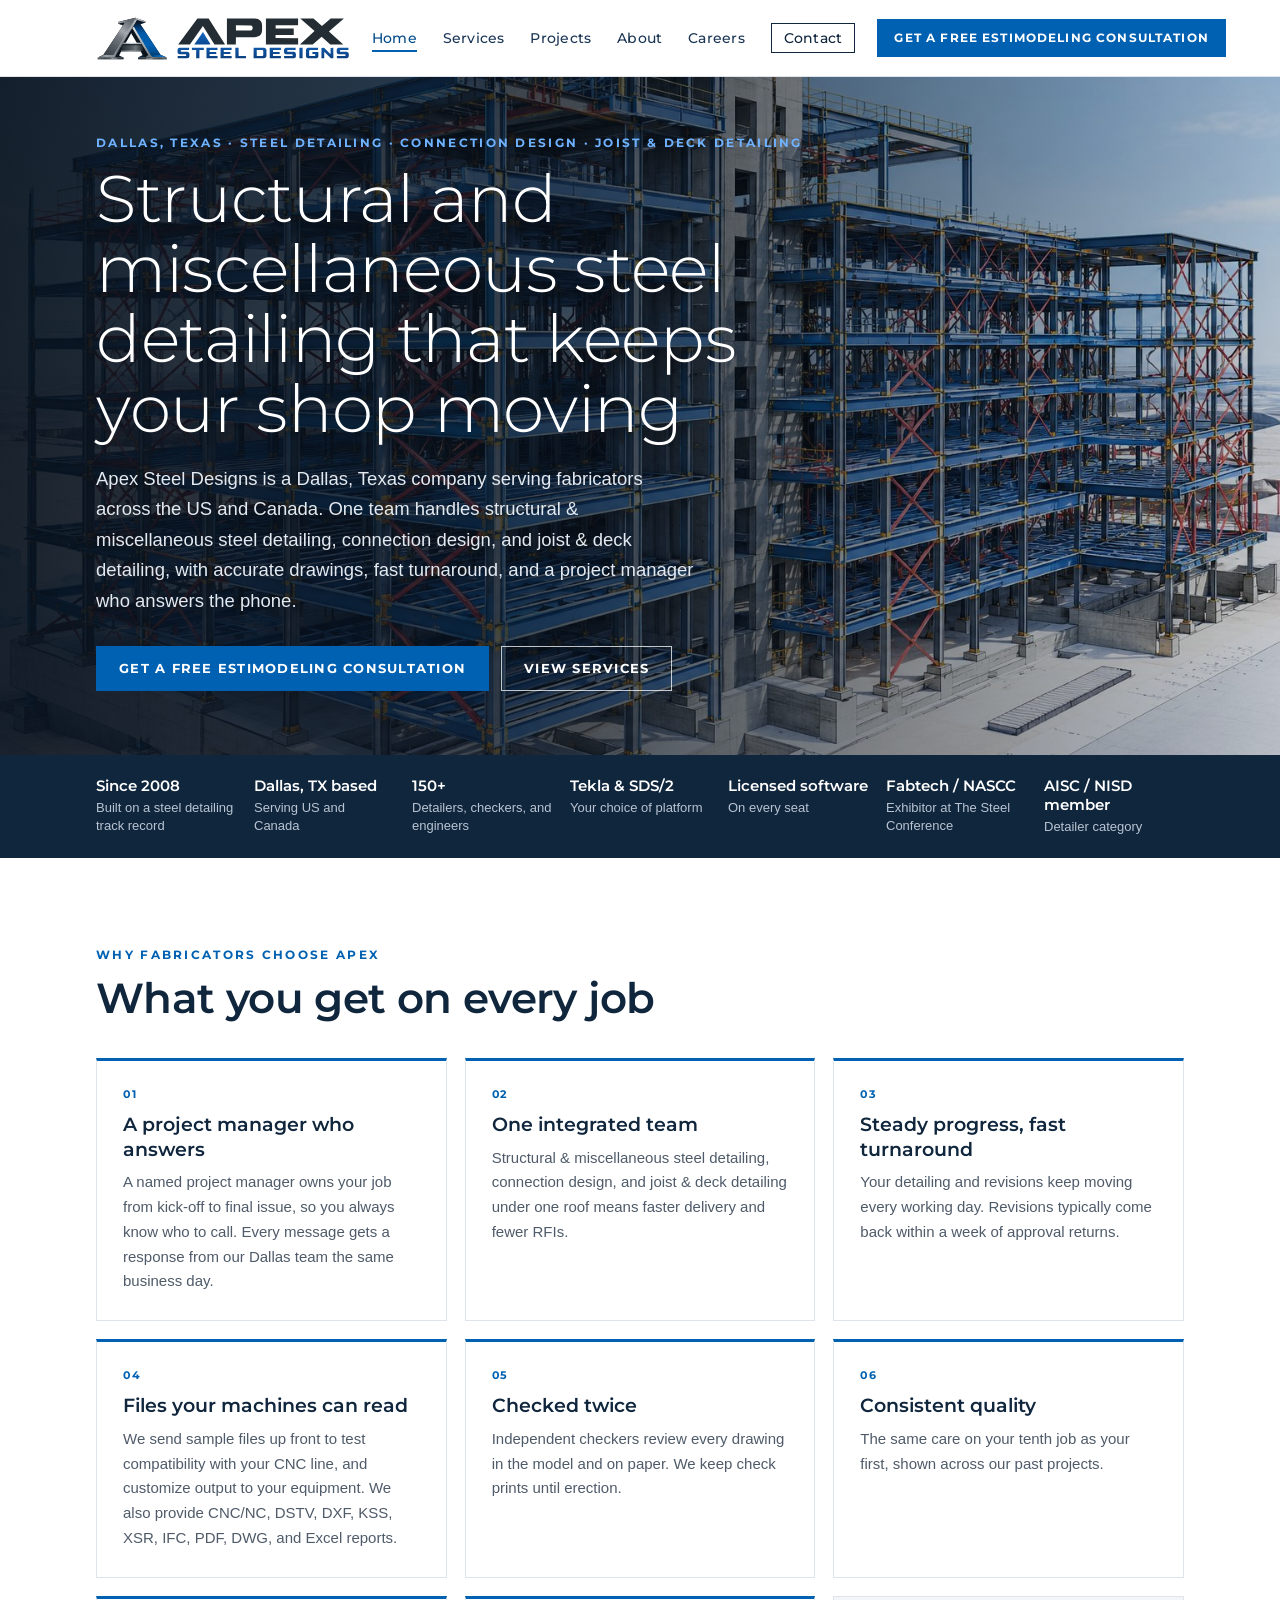
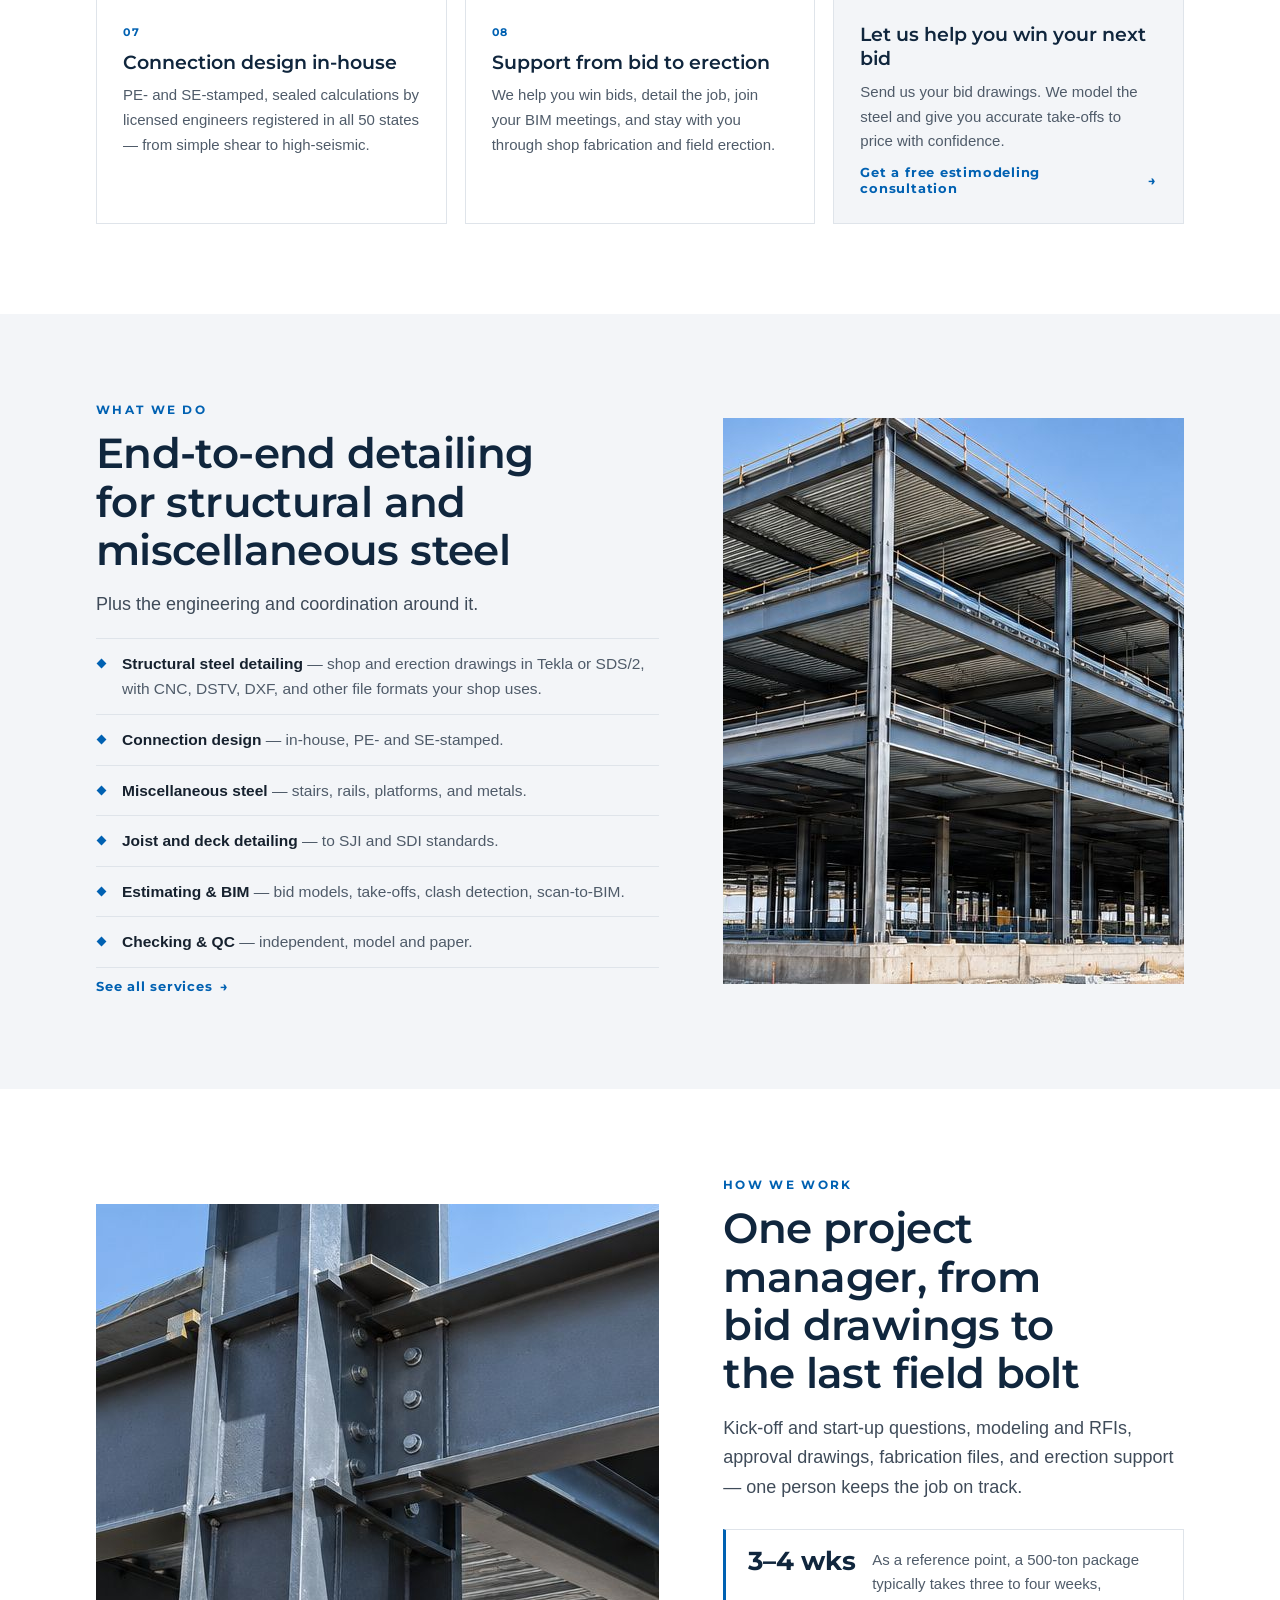
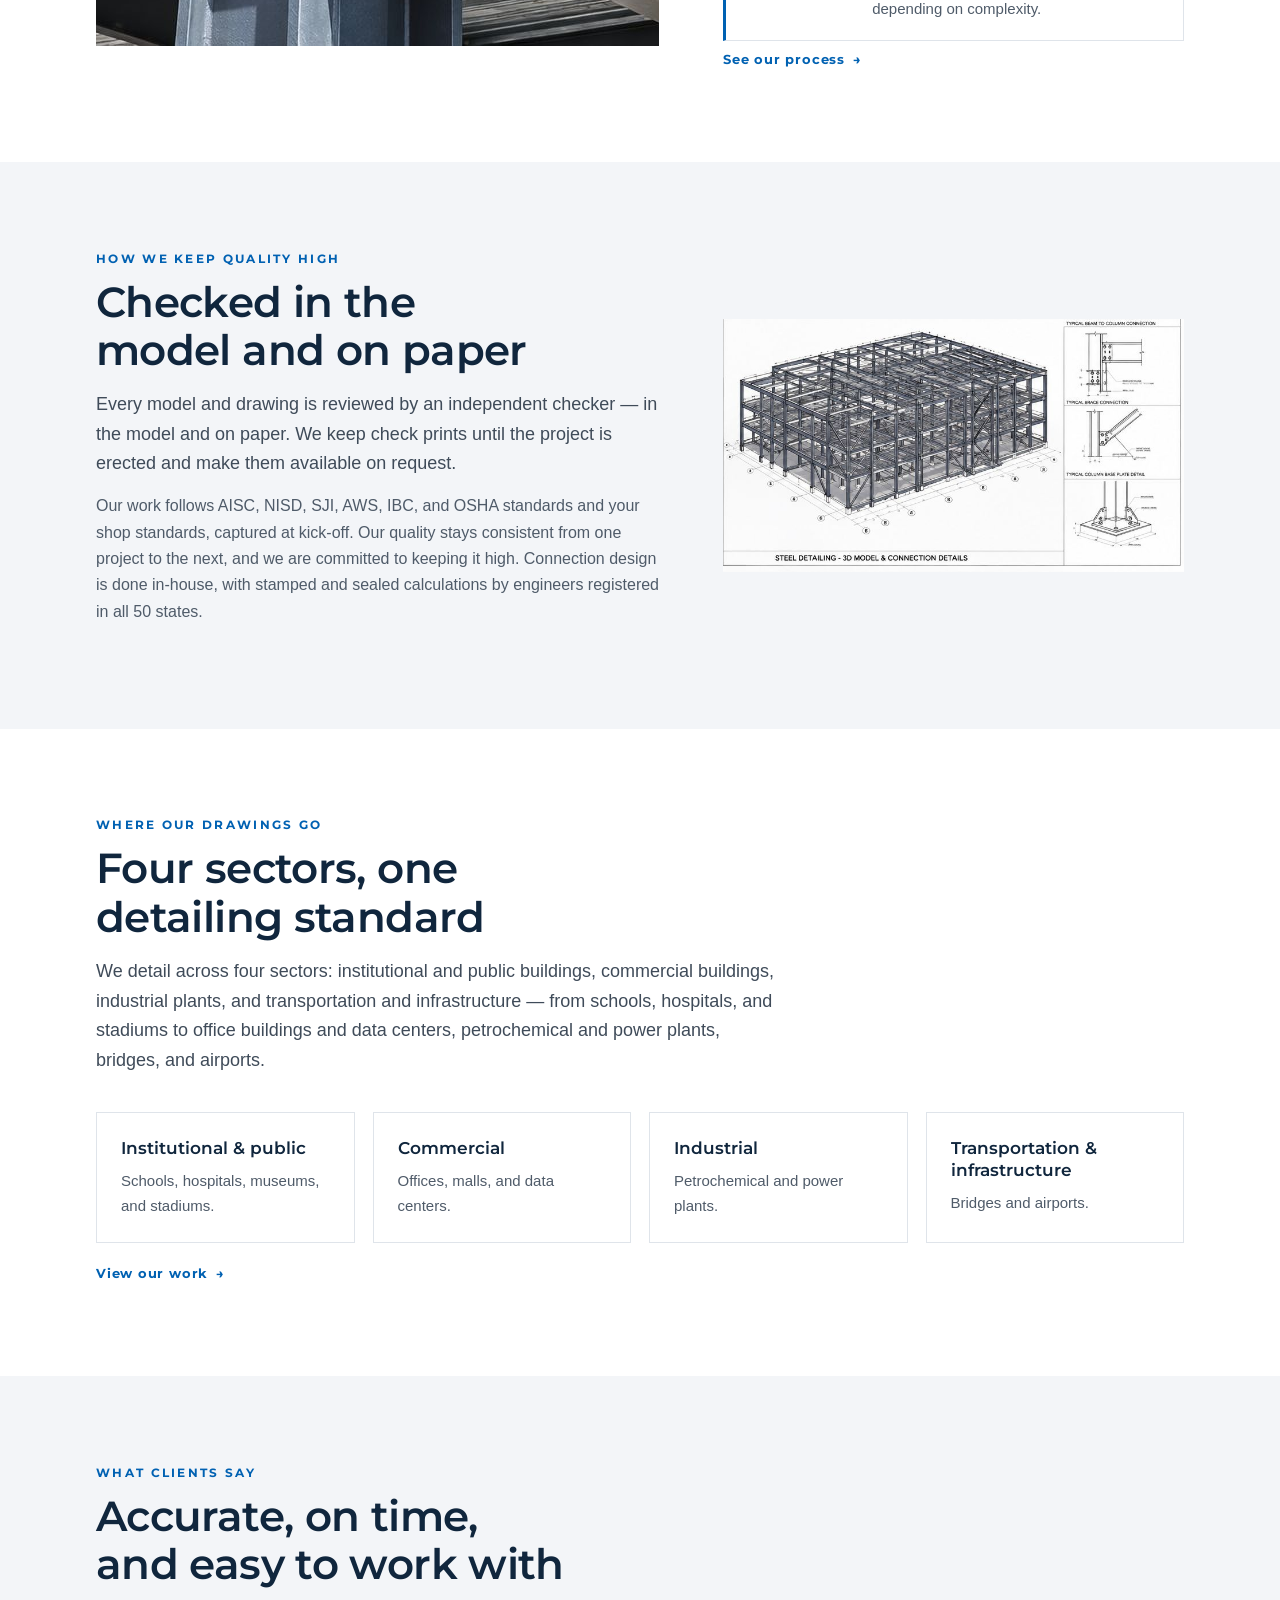
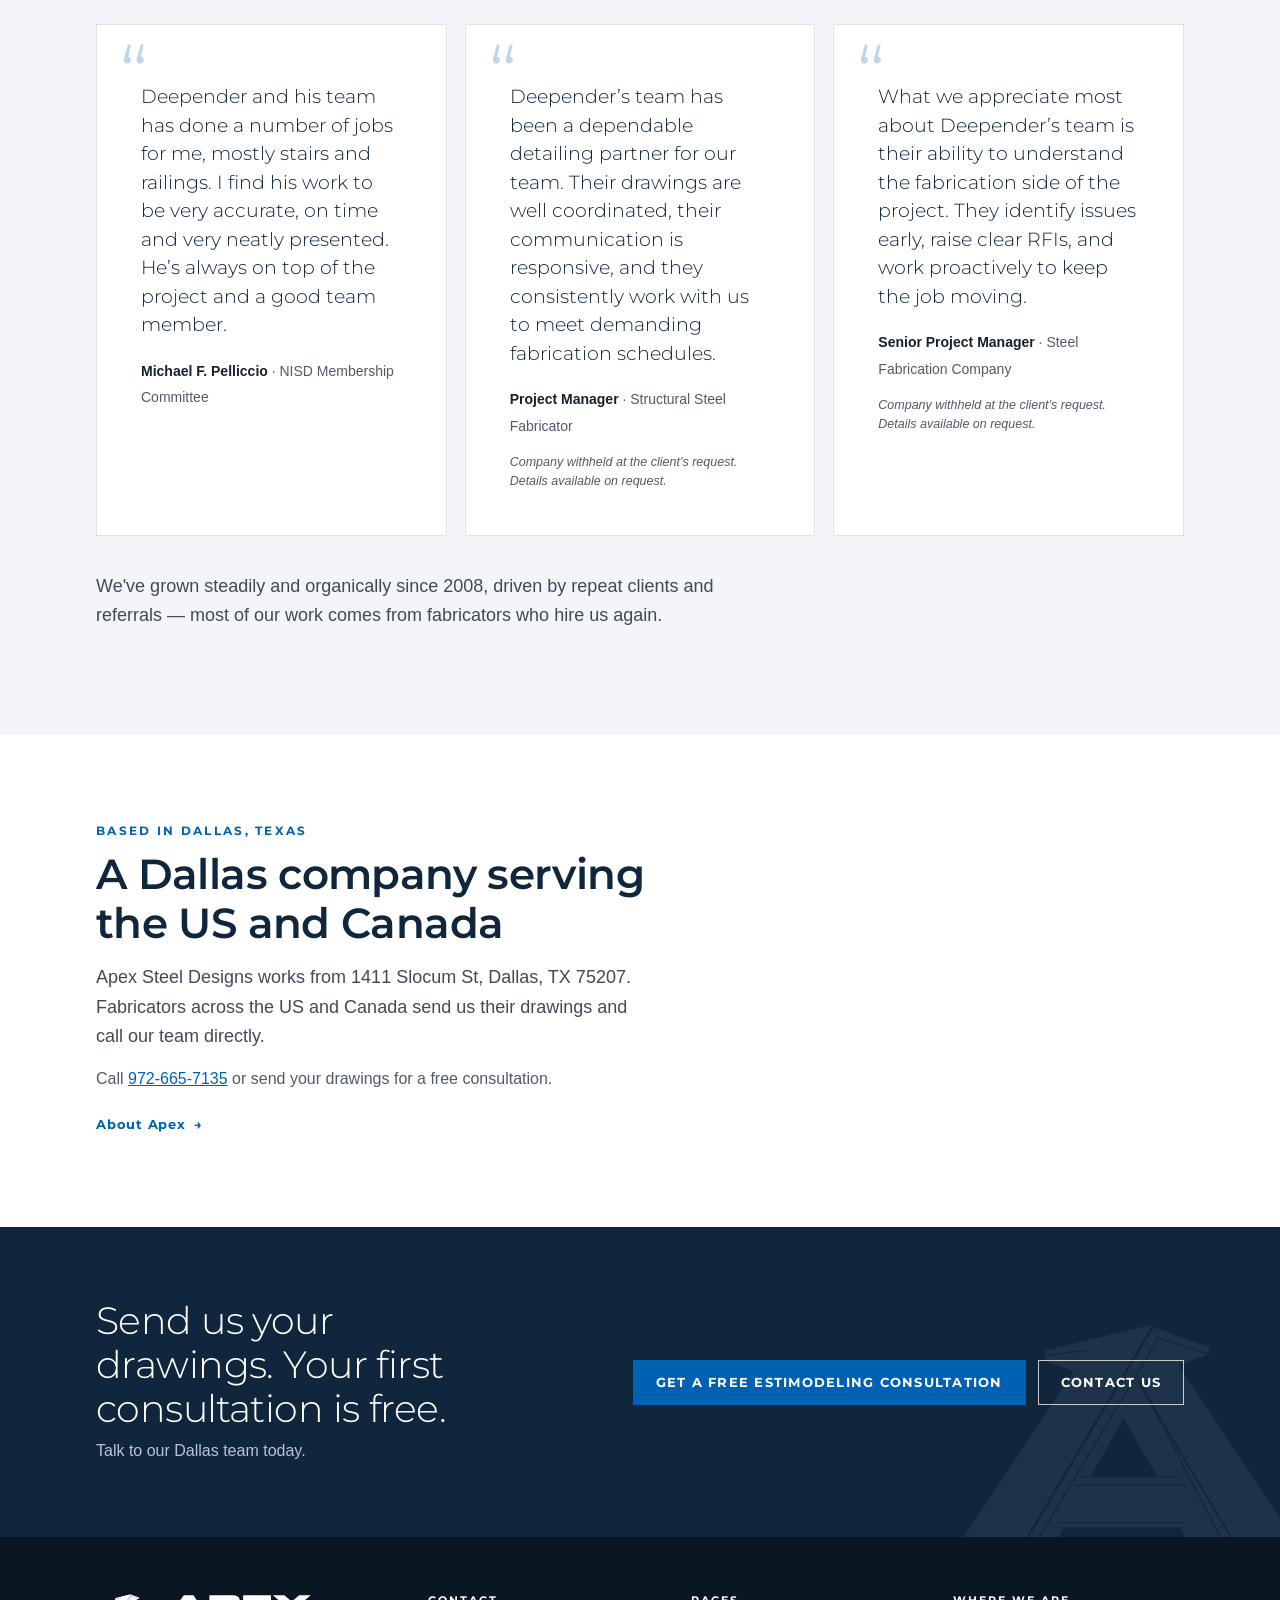
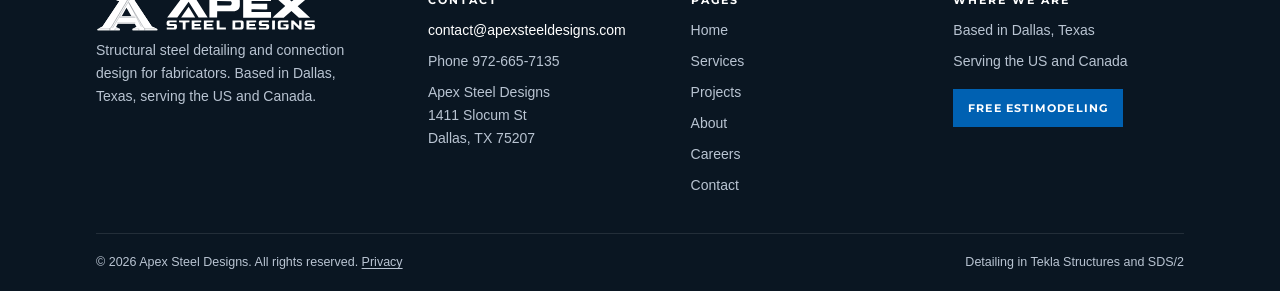
<file: index.html>
<!DOCTYPE html>
<html lang="en">
<head>
<meta charset="UTF-8">
<meta name="viewport" content="width=device-width, initial-scale=1, viewport-fit=cover">
<title>Structural Steel Detailing in Dallas, TX | Apex Steel Designs</title>
<meta name="description" content="Dallas, TX steel detailing for fabricators across the US and Canada. Structural and miscellaneous steel, connection design, and joist &amp; deck detailing. Free estimodeling consultation.">
<link rel="canonical" href="https://www.apexsteeldesigns.com/">
<meta property="og:type" content="website">
<meta property="og:site_name" content="Apex Steel Designs">
<meta property="og:title" content="Structural Steel Detailing in Dallas, TX | Apex Steel Designs">
<meta property="og:description" content="Dallas, TX steel detailing for fabricators across the US and Canada. Structural and miscellaneous steel, connection design, and joist &amp; deck detailing. Free estimodeling consultation.">
<meta property="og:url" content="https://www.apexsteeldesigns.com/">
<meta property="og:image" content="https://www.apexsteeldesigns.com/img/hero-home.jpg">
<meta name="theme-color" content="#0a1622">
<link rel="icon" href="img/apex-mark-color.svg" type="image/svg+xml">
<link rel="apple-touch-icon" href="img/apple-touch-icon.png">
<link rel="preconnect" href="https://fonts.googleapis.com"><link rel="preconnect" href="https://fonts.gstatic.com" crossorigin>
<link rel="stylesheet" href="https://fonts.googleapis.com/css2?family=Montserrat:wght@300;400;500;600;700&display=swap">
<link rel="stylesheet" href="style.css">
<script type="application/ld+json">{
  "@context": "https://schema.org",
  "@type": "ProfessionalService",
  "name": "Apex Steel Designs",
  "description": "Structural steel detailing and connection design for steel fabricators. Based in Dallas, Texas, serving the US and Canada.",
  "url": "https://www.apexsteeldesigns.com/",
  "email": "contact@apexsteeldesigns.com",
  "telephone": "+1-972-665-7135",
  "address": {
    "@type": "PostalAddress",
    "streetAddress": "1411 Slocum St",
    "addressLocality": "Dallas",
    "addressRegion": "TX",
    "postalCode": "75207",
    "addressCountry": "US"
  },
  "areaServed": [
    {
      "@type": "Country",
      "name": "United States"
    },
    {
      "@type": "Country",
      "name": "Canada"
    }
  ]
}</script>
</head>
<body>
<a class="skip" href="#main">Skip to content</a>
<header class="site-header"><div class="container nav">
  <a class="brand" href="index.html"><img src="img/apex-horizontal-color.svg" alt="Apex Steel Designs" width="254" height="44"></a>
  <nav class="links" aria-label="Main"><a href="index.html" aria-current="page">Home</a><a href="services.html">Services</a><a href="projects.html">Projects</a><a href="about.html">About</a><a href="careers.html">Careers</a><a href="contact.html" class="nav-contact">Contact</a></nav>
  <a class="header-cta" href="contact.html#consultation"><span class="long">Get a Free Estimodeling Consultation</span><span class="short">Free Estimodeling</span></a>
  <button class="menu-btn" type="button" aria-expanded="false" aria-controls="menu"><span class="bars"><i></i></span><span class="lbl">MENU</span></button>
</div></header>
<div class="overlay on-dark" id="menu" role="dialog" aria-modal="true" aria-label="Site menu">
  <div class="container">
    <div class="overlay-top"><a class="brand" href="index.html"><img src="img/apex-horizontal-white.svg" alt="Apex Steel Designs" width="254" height="44"></a>
      <button class="menu-btn close" type="button" style="display:inline-flex">CLOSE ✕</button></div>
    <ul><li><a href="index.html" aria-current="page">Home</a></li><li><a href="services.html">Services</a></li><li><a href="projects.html">Projects</a></li><li><a href="about.html">About</a></li><li><a href="careers.html">Careers</a></li><li><a href="contact.html">Contact</a></li></ul>
    <a class="btn o-cta" href="contact.html#consultation">Get a Free Estimodeling Consultation</a>
    <p class="o-contact">Email <a href="mailto:contact@apexsteeldesigns.com">contact@apexsteeldesigns.com</a></p>
  </div>
</div>
<main id="main">
<section class="hero hero-home"><div class="container">
  <p class="kicker" style="max-width:none">Dallas, Texas · Steel detailing · Connection design · Joist &amp; deck detailing</p>
  <h1>Structural and miscellaneous steel detailing that keeps your shop moving</h1>
  <p class="lede">Apex Steel Designs is a Dallas, Texas company serving fabricators across the US and Canada. One team handles structural &amp; miscellaneous steel detailing, connection design, and joist &amp; deck detailing, with accurate drawings, fast turnaround, and a project manager who answers the phone.</p>
  <div class="cta-row"><a class="btn" href="contact.html#consultation">Get a Free Estimodeling Consultation</a><a class="btn ghost" href="services.html">View Services</a></div>
</div></section>

<section class="trust" aria-label="At a glance"><div class="container"><ul>
  <li><b>Since 2008</b>Built on a steel detailing track record</li>
  <li><b>Dallas, TX based</b>Serving US and Canada</li>
  <li><b>150+</b>Detailers, checkers, and engineers</li>
  <li><b>Tekla &amp; SDS/2</b>Your choice of platform</li>
  <li><b>Licensed software</b>On every seat</li>
  <li><b>Fabtech / NASCC</b>Exhibitor at The Steel Conference</li>
  <li><b>AISC / NISD member</b>Detailer category</li>
</ul></div></section>

<section class="s" id="why"><div class="container">
  <div class="head"><p class="kicker">Why fabricators choose Apex</p><h2>What you get on every job</h2></div>
  <div class="cards">
    <article class="card feature"><span class="n">01</span><h3>A project manager who answers</h3><p>A named project manager owns your job from kick-off to final issue, so you always know who to call. Every message gets a response from our Dallas team the same business day.</p></article>
    <article class="card feature"><span class="n">02</span><h3>One integrated team</h3><p>Structural &amp; miscellaneous steel detailing, connection design, and joist &amp; deck detailing under one roof means faster delivery and fewer RFIs.</p></article>
    <article class="card feature"><span class="n">03</span><h3>Steady progress, fast turnaround</h3><p>Your detailing and revisions keep moving every working day. Revisions typically come back within a week of approval returns.</p></article>
    <article class="card feature"><span class="n">04</span><h3>Files your machines can read</h3><p>We send sample files up front to test compatibility with your CNC line, and customize output to your equipment. We also provide CNC/NC, DSTV, DXF, KSS, XSR, IFC, PDF, DWG, and Excel reports.</p></article>
    <article class="card feature"><span class="n">05</span><h3>Checked twice</h3><p>Independent checkers review every drawing in the model and on paper. We keep check prints until erection.</p></article>
    <article class="card feature"><span class="n">06</span><h3>Consistent quality</h3><p>The same care on your tenth job as your first, shown across our past projects.</p></article>
    <article class="card feature"><span class="n">07</span><h3>Connection design in-house</h3><p>PE- and SE-stamped, sealed calculations by licensed engineers registered in all 50 states — from simple shear to high-seismic.</p></article>
    <article class="card feature"><span class="n">08</span><h3>Support from bid to erection</h3><p>We help you win bids, detail the job, join your BIM meetings, and stay with you through shop fabrication and field erection.</p></article>
    <article class="card" style="display:flex;flex-direction:column;justify-content:center;background:var(--soft)"><h3>Let us help you win your next bid</h3><p>Send us your bid drawings. We model the steel and give you accurate take-offs to price with confidence.</p><a class="text-link" href="contact.html#consultation">Get a free estimodeling consultation <span aria-hidden="true">→</span></a></article>
  </div>
</div></section>

<section class="s soft" id="services"><div class="container">
  <div class="split">
    <div>
      <p class="kicker">What we do</p>
      <h2>End-to-end detailing for structural and miscellaneous steel</h2>
      <p class="lead">Plus the engineering and coordination around it.</p>
      <ul class="bullets">
        <li><strong>Structural steel detailing</strong> — shop and erection drawings in Tekla or SDS/2, with CNC, DSTV, DXF, and other file formats your shop uses.</li>
        <li><strong>Connection design</strong> — in-house, PE- and SE-stamped.</li>
        <li><strong>Miscellaneous steel</strong> — stairs, rails, platforms, and metals.</li>
        <li><strong>Joist and deck detailing</strong> — to SJI and SDI standards.</li>
        <li><strong>Estimating &amp; BIM</strong> — bid models, take-offs, clash detection, scan-to-BIM.</li>
        <li><strong>Checking &amp; QC</strong> — independent, model and paper.</li>
      </ul>
      <a class="text-link" href="services.html">See all services <span aria-hidden="true">→</span></a>
    </div>
    <img class="photo" src="img/frame-wide.jpg" alt="Completed structural steel frame with metal deck and bracing" loading="lazy" width="1536" height="566">
  </div>
</div></section>

<section class="s" id="process"><div class="container">
  <div class="split flip">
    <div>
      <p class="kicker">How we work</p>
      <h2>One project manager, from bid drawings to the last field bolt</h2>
      <p class="lead">Kick-off and start-up questions, modeling and RFIs, approval drawings, fabrication files, and erection support — one person keeps the job on track.</p>
      <div class="callout"><b>3–4 wks</b><p>As a reference point, a 500-ton package typically takes three to four weeks, depending on complexity.</p></div>
      <a class="text-link" href="services.html#process">See our process <span aria-hidden="true">→</span></a>
    </div>
    <img class="photo" src="img/connection-closeup.jpg" alt="Bolted beam-to-column steel connection" loading="lazy" width="716" height="442">
  </div>
</div></section>

<section class="s soft" id="quality"><div class="container">
  <div class="split">
    <div>
      <p class="kicker">How we keep quality high</p>
      <h2>Checked in the model and on paper</h2>
      <p class="lead">Every model and drawing is reviewed by an independent checker — in the model and on paper. We keep check prints until the project is erected and make them available on request.</p>
      <p>Our work follows AISC, NISD, SJI, AWS, IBC, and OSHA standards and your shop standards, captured at kick-off. Our quality stays consistent from one project to the next, and we are committed to keeping it high. Connection design is done in-house, with stamped and sealed calculations by engineers registered in all 50 states.</p>
    </div>
    <img class="photo natural" src="img/model-details.jpg" alt="3D steel model with typical beam-to-column, brace, and base plate connection details" loading="lazy" width="803" height="442">
  </div>
</div></section>

<section class="s" id="sectors"><div class="container">
  <div class="head"><p class="kicker">Where our drawings go</p><h2>Four sectors, one detailing standard</h2>
    <p class="lead">We detail across four sectors: institutional and public buildings, commercial buildings, industrial plants, and transportation and infrastructure — from schools, hospitals, and stadiums to office buildings and data centers, petrochemical and power plants, bridges, and airports.</p></div>
  <div class="sectors">
    <div class="sector"><h3>Institutional &amp; public</h3><p>Schools, hospitals, museums, and stadiums.</p></div>
    <div class="sector"><h3>Commercial</h3><p>Offices, malls, and data centers.</p></div>
    <div class="sector"><h3>Industrial</h3><p>Petrochemical and power plants.</p></div>
    <div class="sector"><h3>Transportation &amp; infrastructure</h3><p>Bridges and airports.</p></div>
  </div>
  <a class="text-link" href="projects.html" style="margin-top:22px">View our work <span aria-hidden="true">→</span></a>
</div></section>

<section class="s soft" id="testimonials"><div class="container">
  <div class="head"><p class="kicker">What clients say</p><h2>Accurate, on time, and easy to work with</h2></div>
  <div class="quotes"><figure class="quote">
  <blockquote>Deepender and his team has done a number of jobs for me, mostly stairs and railings. I find his work to be very accurate, on time and very neatly presented. He’s always on top of the project and a good team member.</blockquote>
  <cite><b>Michael F. Pelliccio</b> · NISD Membership Committee</cite>
</figure>
<figure class="quote">
  <blockquote>Deepender’s team has been a dependable detailing partner for our team. Their drawings are well coordinated, their communication is responsive, and they consistently work with us to meet demanding fabrication schedules.</blockquote>
  <cite><b>Project Manager</b> · Structural Steel Fabricator</cite>
  <p class="conf">Company withheld at the client’s request. Details available on request.</p>
</figure>
<figure class="quote">
  <blockquote>What we appreciate most about Deepender’s team is their ability to understand the fabrication side of the project. They identify issues early, raise clear RFIs, and work proactively to keep the job moving.</blockquote>
  <cite><b>Senior Project Manager</b> · Steel Fabrication Company</cite>
  <p class="conf">Company withheld at the client’s request. Details available on request.</p>
</figure>
<!-- ADD MORE TESTIMONIALS: copy a block below inside .quotes, after the figure above. Cards share the row automatically (1 = full width, 2-3 = columns).
  <figure class="quote">
    <blockquote>REAL QUOTE FROM A REAL CLIENT, with their written OK.</blockquote>
    <cite><b>Name, or role only</b> · Title, steel fabricator, State</cite>
    <p class="conf">Company withheld at the client's request. Details available on request.</p>
  </figure>
  --></div>
  <p class="lead" style="margin-top:36px">We've grown steadily and organically since 2008, driven by repeat clients and referrals — most of our work comes from fabricators who hire us again.</p>
</div></section>
<section class="s" id="dallas"><div class="container">
  <div class="split">
    <div>
      <p class="kicker">Based in Dallas, Texas</p>
      <h2>A Dallas company serving the US and Canada</h2>
      <p class="lead">Apex Steel Designs works from 1411 Slocum St, Dallas, TX 75207. Fabricators across the US and Canada send us their drawings and call our team directly.</p>
      <p>Call <a href="tel:+19726657135" style="color:var(--blue);text-decoration:underline;white-space:nowrap">972-665-7135</a> or send your drawings for a free consultation.</p>
      <a class="text-link" href="about.html">About Apex <span aria-hidden="true">→</span></a>
    </div>
  </div>
</div></section>

<section class="closer on-dark"><div class="container">
  <div><h2>Send us your drawings. Your first consultation is free.</h2><p>Talk to our Dallas team today.</p></div>
  <div class="cta-row"><a class="btn" href="contact.html#consultation">Get a Free Estimodeling Consultation</a><a class="btn ghost" href="contact.html#general">Contact Us</a></div>
</div></section>
</main>
<footer class="on-dark"><div class="container">
  <div class="fgrid">
    <div class="fbrand"><img src="img/apex-horizontal-white.svg" alt="Apex Steel Designs" width="220" height="38">
      <p>Structural steel detailing and connection design for fabricators. Based in Dallas, Texas, serving the US and Canada.</p></div>
    <div><h4>Contact</h4><ul>
      <li><a class="email" href="mailto:contact@apexsteeldesigns.com">contact@apexsteeldesigns.com</a></li>
      <li>Phone <a href="tel:+19726657135">972-665-7135</a></li>
      <li>Apex Steel Designs<br>1411 Slocum St<br>Dallas, TX 75207</li></ul></div>
    <div><h4>Pages</h4><ul><li><a href="index.html">Home</a></li><li><a href="services.html">Services</a></li><li><a href="projects.html">Projects</a></li><li><a href="about.html">About</a></li><li><a href="careers.html">Careers</a></li><li><a href="contact.html">Contact</a></li></ul></div>
    <div><h4>Where we are</h4><ul><li>Based in Dallas, Texas</li><li>Serving the US and Canada</li></ul>
      <p style="margin-top:16px"><a class="btn" href="contact.html#consultation" style="padding:11px 14px;font-size:11px">Free Estimodeling</a></p></div>
  </div>
  <div class="fbottom"><span>© 2026 Apex Steel Designs. All rights reserved. <a href="privacy.html">Privacy</a></span><span>Detailing in Tekla Structures and SDS/2</span></div>
</div></footer>
<script src="site.js"></script>
</body>
</html>
</file>
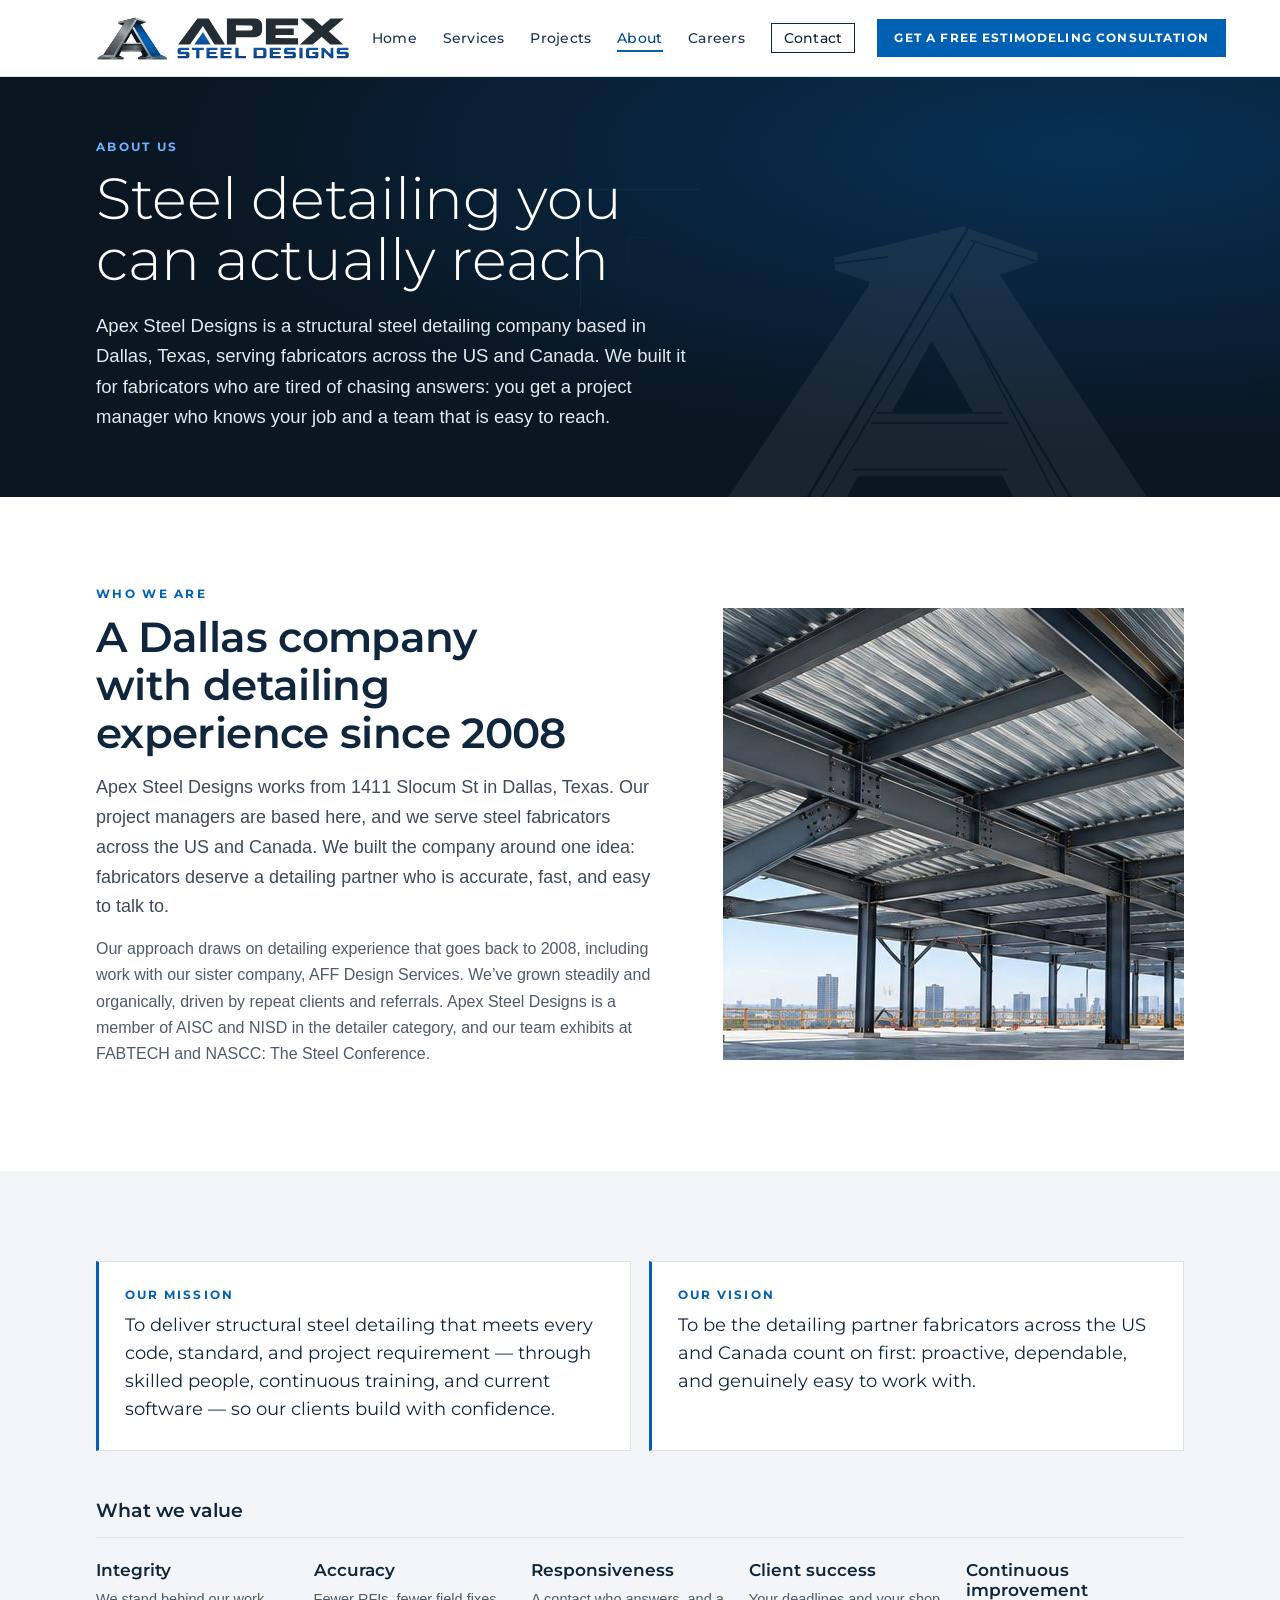
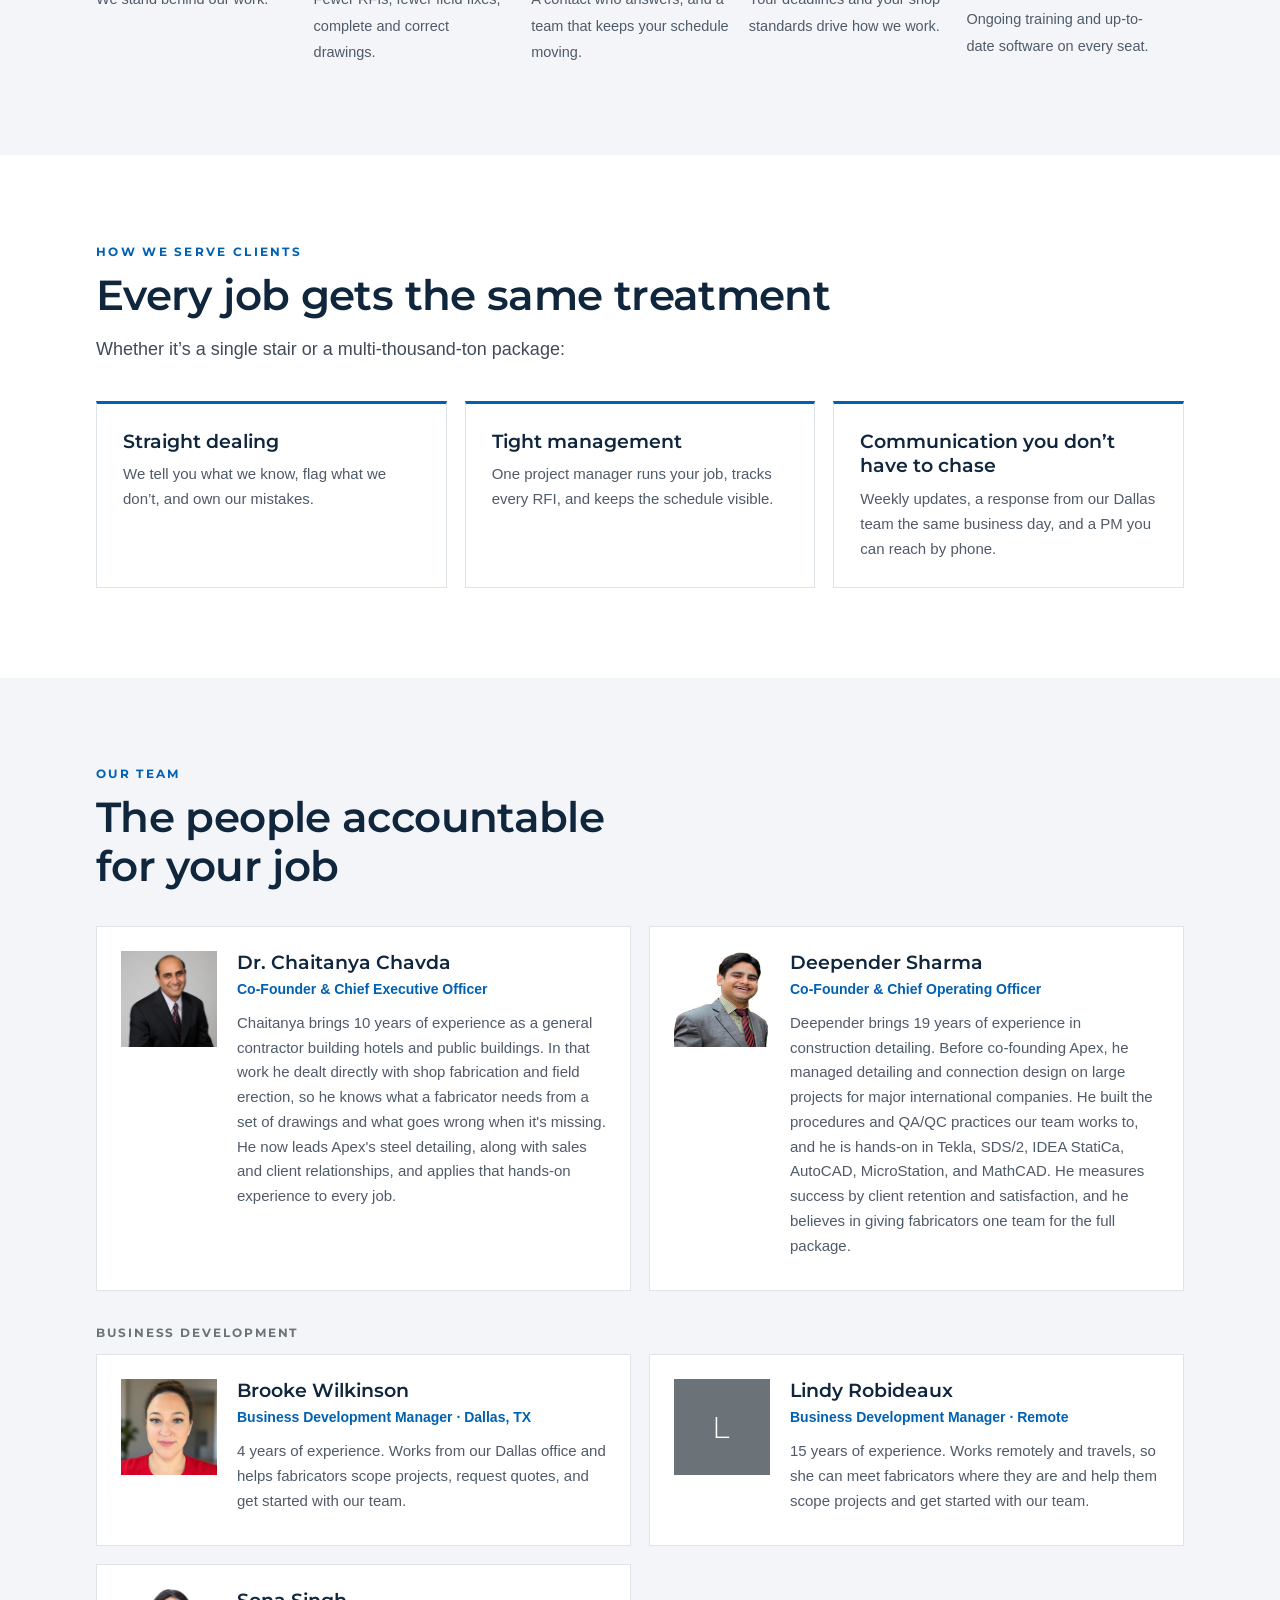
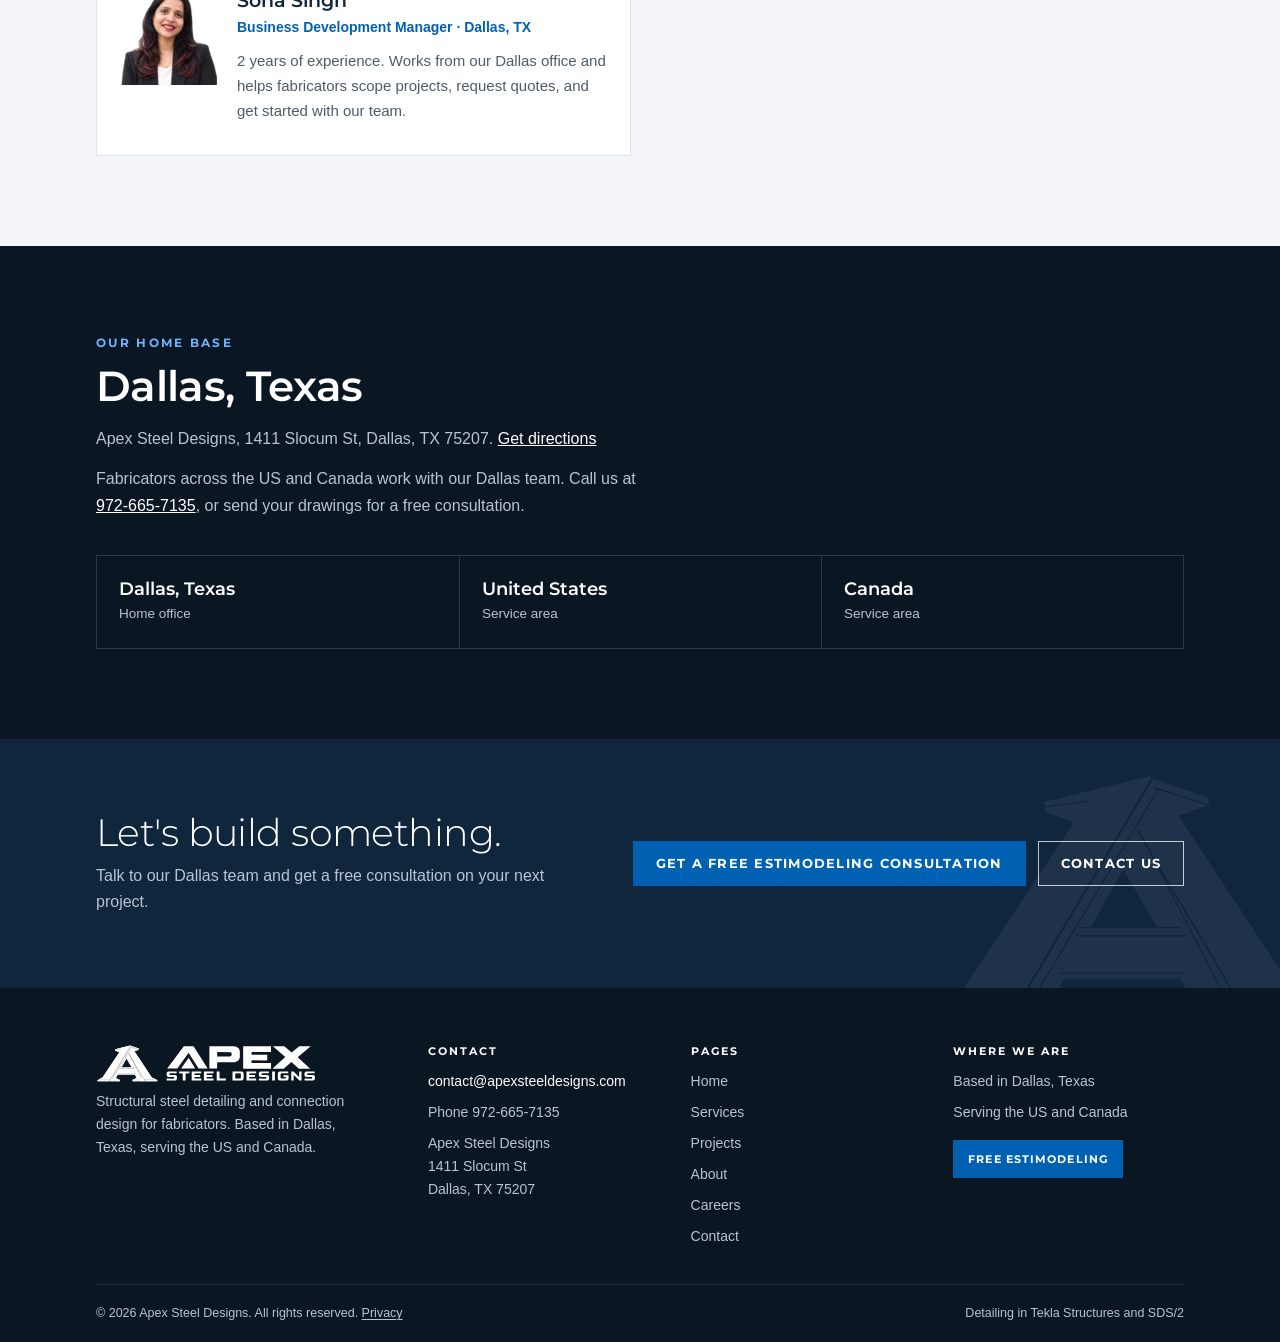
<file: about.html>
<!DOCTYPE html>
<html lang="en">
<head>
<meta charset="UTF-8">
<meta name="viewport" content="width=device-width, initial-scale=1, viewport-fit=cover">
<title>About Apex Steel Designs | Dallas, TX Steel Detailing</title>
<meta name="description" content="Apex Steel Designs is a Dallas, TX steel detailing company serving fabricators across the US and Canada, with detailing experience going back to 2008.">
<link rel="canonical" href="https://www.apexsteeldesigns.com/about.html">
<meta property="og:type" content="website">
<meta property="og:site_name" content="Apex Steel Designs">
<meta property="og:title" content="About Apex Steel Designs | Dallas, TX Steel Detailing">
<meta property="og:description" content="Apex Steel Designs is a Dallas, TX steel detailing company serving fabricators across the US and Canada, with detailing experience going back to 2008.">
<meta property="og:url" content="https://www.apexsteeldesigns.com/about.html">
<meta property="og:image" content="https://www.apexsteeldesigns.com/img/hero-home.jpg">
<meta name="theme-color" content="#0a1622">
<link rel="icon" href="img/apex-mark-color.svg" type="image/svg+xml">
<link rel="apple-touch-icon" href="img/apple-touch-icon.png">
<link rel="preconnect" href="https://fonts.googleapis.com"><link rel="preconnect" href="https://fonts.gstatic.com" crossorigin>
<link rel="stylesheet" href="https://fonts.googleapis.com/css2?family=Montserrat:wght@300;400;500;600;700&display=swap">
<link rel="stylesheet" href="style.css">
<script type="application/ld+json">{
  "@context": "https://schema.org",
  "@type": "ProfessionalService",
  "name": "Apex Steel Designs",
  "description": "Structural steel detailing and connection design for steel fabricators. Based in Dallas, Texas, serving the US and Canada.",
  "url": "https://www.apexsteeldesigns.com/",
  "email": "contact@apexsteeldesigns.com",
  "telephone": "+1-972-665-7135",
  "address": {
    "@type": "PostalAddress",
    "streetAddress": "1411 Slocum St",
    "addressLocality": "Dallas",
    "addressRegion": "TX",
    "postalCode": "75207",
    "addressCountry": "US"
  },
  "areaServed": [
    {
      "@type": "Country",
      "name": "United States"
    },
    {
      "@type": "Country",
      "name": "Canada"
    }
  ]
}</script>
</head>
<body>
<a class="skip" href="#main">Skip to content</a>
<header class="site-header"><div class="container nav">
  <a class="brand" href="index.html"><img src="img/apex-horizontal-color.svg" alt="Apex Steel Designs" width="254" height="44"></a>
  <nav class="links" aria-label="Main"><a href="index.html">Home</a><a href="services.html">Services</a><a href="projects.html">Projects</a><a href="about.html" aria-current="page">About</a><a href="careers.html">Careers</a><a href="contact.html" class="nav-contact">Contact</a></nav>
  <a class="header-cta" href="contact.html#consultation"><span class="long">Get a Free Estimodeling Consultation</span><span class="short">Free Estimodeling</span></a>
  <button class="menu-btn" type="button" aria-expanded="false" aria-controls="menu"><span class="bars"><i></i></span><span class="lbl">MENU</span></button>
</div></header>
<div class="overlay on-dark" id="menu" role="dialog" aria-modal="true" aria-label="Site menu">
  <div class="container">
    <div class="overlay-top"><a class="brand" href="index.html"><img src="img/apex-horizontal-white.svg" alt="Apex Steel Designs" width="254" height="44"></a>
      <button class="menu-btn close" type="button" style="display:inline-flex">CLOSE ✕</button></div>
    <ul><li><a href="index.html">Home</a></li><li><a href="services.html">Services</a></li><li><a href="projects.html">Projects</a></li><li><a href="about.html" aria-current="page">About</a></li><li><a href="careers.html">Careers</a></li><li><a href="contact.html">Contact</a></li></ul>
    <a class="btn o-cta" href="contact.html#consultation">Get a Free Estimodeling Consultation</a>
    <p class="o-contact">Email <a href="mailto:contact@apexsteeldesigns.com">contact@apexsteeldesigns.com</a></p>
  </div>
</div>
<main id="main">
<section class="hero inner"><div class="container">
  <p class="kicker">About us</p>
  <h1>Steel detailing you can actually reach</h1>
  <p class="lede">Apex Steel Designs is a structural steel detailing company based in Dallas, Texas, serving fabricators across the US and Canada. We built it for fabricators who are tired of chasing answers: you get a project manager who knows your job and a team that is easy to reach.</p>
</div></section>

<section class="s" id="who-we-are"><div class="container">
  <div class="split">
    <div>
      <p class="kicker">Who we are</p>
      <h2>A Dallas company with detailing experience since 2008</h2>
      <p class="lead">Apex Steel Designs works from 1411 Slocum St in Dallas, Texas. Our project managers are based here, and we serve steel fabricators across the US and Canada. We built the company around one idea: fabricators deserve a detailing partner who is accurate, fast, and easy to talk to.</p>
      <p>Our approach draws on detailing experience that goes back to 2008, including work with our sister company, AFF Design Services. We’ve grown steadily and organically, driven by repeat clients and referrals. Apex Steel Designs is a member of AISC and NISD in the detailer category, and our team exhibits at FABTECH and NASCC: The Steel Conference.</p>
    </div>
    <img class="photo" src="img/deck-framing.jpg" alt="Steel beams, bracing, and metal deck viewed from below" loading="lazy" width="1536" height="452">
  </div>
</div></section>

<section class="s soft" id="mission"><div class="container">
  <div class="mv">
    <div><strong>Our mission</strong><p>To deliver structural steel detailing that meets every code, standard, and project requirement — through skilled people, continuous training, and current software — so our clients build with confidence.</p></div>
    <div><strong>Our vision</strong><p>To be the detailing partner fabricators across the US and Canada count on first: proactive, dependable, and genuinely easy to work with.</p></div>
  </div>
  <h3 style="margin:48px 0 0">What we value</h3>
  <div class="values" style="margin-top:14px">
    <div><b>Integrity</b><span>We stand behind our work.</span></div>
    <div><b>Accuracy</b><span>Fewer RFIs, fewer field fixes, complete and correct drawings.</span></div>
    <div><b>Responsiveness</b><span>A contact who answers, and a team that keeps your schedule moving.</span></div>
    <div><b>Client success</b><span>Your deadlines and your shop standards drive how we work.</span></div>
    <div><b>Continuous improvement</b><span>Ongoing training and up-to-date software on every seat.</span></div>
  </div>
</div></section>

<section class="s" id="how-we-serve"><div class="container">
  <div class="head"><p class="kicker">How we serve clients</p><h2>Every job gets the same treatment</h2>
    <p class="lead">Whether it’s a single stair or a multi-thousand-ton package:</p></div>
  <div class="cards">
    <article class="card feature"><h3>Straight dealing</h3><p>We tell you what we know, flag what we don’t, and own our mistakes.</p></article>
    <article class="card feature"><h3>Tight management</h3><p>One project manager runs your job, tracks every RFI, and keeps the schedule visible.</p></article>
    <article class="card feature"><h3>Communication you don’t have to chase</h3><p>Weekly updates, a response from our Dallas team the same business day, and a PM you can reach by phone.</p></article>
  </div>
</div></section>

<section class="s soft" id="team"><div class="container">
  <div class="head"><p class="kicker">Our team</p><h2>The people accountable for your job</h2></div>
  <div class="team">
    <article class="person"><img class="avatar photo-avatar" src="img/chaitanya-chavda.jpg" alt="Dr. Chaitanya Chavda, Co-Founder and Chief Executive Officer" width="96" height="96" loading="lazy"><div><h3>Dr. Chaitanya Chavda</h3><span class="role">Co-Founder &amp; Chief Executive Officer</span>
      <p>Chaitanya brings 10 years of experience as a general contractor building hotels and public buildings. In that work he dealt directly with shop fabrication and field erection, so he knows what a fabricator needs from a set of drawings and what goes wrong when it's missing. He now leads Apex's steel detailing, along with sales and client relationships, and applies that hands-on experience to every job.</p></div></article>
    <article class="person"><img class="avatar photo-avatar" src="img/deepender-sharma.jpg" alt="Deepender Sharma, Co-Founder and Chief Operating Officer" width="96" height="96" loading="lazy"><div><h3>Deepender Sharma</h3><span class="role">Co-Founder &amp; Chief Operating Officer</span>
      <p>Deepender brings 19 years of experience in construction detailing. Before co-founding Apex, he managed detailing and connection design on large projects for major international companies. He built the procedures and QA/QC practices our team works to, and he is hands-on in Tekla, SDS/2, IDEA StatiCa, AutoCAD, MicroStation, and MathCAD. He measures success by client retention and satisfaction, and he believes in giving fabricators one team for the full package.</p></div></article>
  </div>
  <p class="team-sub">Business development</p>
  <div class="team">
    <article class="person"><img class="avatar photo-avatar" src="img/brooke-wilkinson.jpg" alt="Brooke Wilkinson, Business Development Manager" width="96" height="96" loading="lazy"><div><h3>Brooke Wilkinson</h3><span class="role">Business Development Manager · Dallas, TX</span><p>4 years of experience. Works from our Dallas office and helps fabricators scope projects, request quotes, and get started with our team.</p></div></article>
    <article class="person"><div class="avatar alt" aria-hidden="true">L</div><div><h3>Lindy Robideaux</h3><span class="role">Business Development Manager · Remote</span><p>15 years of experience. Works remotely and travels, so she can meet fabricators where they are and help them scope projects and get started with our team.</p></div></article>
    <article class="person"><img class="avatar photo-avatar" src="img/sona-singh.jpg" alt="Sona Singh, Business Development Manager" width="96" height="96" loading="lazy"><div><h3>Sona Singh</h3><span class="role">Business Development Manager · Dallas, TX</span><p>2 years of experience. Works from our Dallas office and helps fabricators scope projects, request quotes, and get started with our team.</p></div></article>
  </div>
</div></section>

<section class="s band on-dark" id="global"><div class="container">
  <div class="head"><p class="kicker">Our home base</p><h2>Dallas, Texas</h2>
    <p>Apex Steel Designs, 1411 Slocum St, Dallas, TX 75207. <a href="https://www.google.com/maps/search/?api=1&amp;query=1411+Slocum+St+Dallas+TX+75207" target="_blank" rel="noopener" style="color:#fff;text-decoration:underline">Get directions</a></p>
    <p>Fabricators across the US and Canada work with our Dallas team. Call us at <a href="tel:+19726657135" style="color:#fff;text-decoration:underline;white-space:nowrap">972-665-7135</a>, or send your drawings for a free consultation.</p></div>
  <div class="places three">
    <div><b>Dallas, Texas</b><span>Home office</span></div>
    <div><b>United States</b><span>Service area</span></div>
    <div><b>Canada</b><span>Service area</span></div>
  </div>
</div></section>
<section class="closer on-dark"><div class="container">
  <div><h2>Let's build something.</h2><p>Talk to our Dallas team and get a free consultation on your next project.</p></div>
  <div class="cta-row"><a class="btn" href="contact.html#consultation">Get a Free Estimodeling Consultation</a><a class="btn ghost" href="contact.html#general">Contact Us</a></div>
</div></section>
</main>
<footer class="on-dark"><div class="container">
  <div class="fgrid">
    <div class="fbrand"><img src="img/apex-horizontal-white.svg" alt="Apex Steel Designs" width="220" height="38">
      <p>Structural steel detailing and connection design for fabricators. Based in Dallas, Texas, serving the US and Canada.</p></div>
    <div><h4>Contact</h4><ul>
      <li><a class="email" href="mailto:contact@apexsteeldesigns.com">contact@apexsteeldesigns.com</a></li>
      <li>Phone <a href="tel:+19726657135">972-665-7135</a></li>
      <li>Apex Steel Designs<br>1411 Slocum St<br>Dallas, TX 75207</li></ul></div>
    <div><h4>Pages</h4><ul><li><a href="index.html">Home</a></li><li><a href="services.html">Services</a></li><li><a href="projects.html">Projects</a></li><li><a href="about.html">About</a></li><li><a href="careers.html">Careers</a></li><li><a href="contact.html">Contact</a></li></ul></div>
    <div><h4>Where we are</h4><ul><li>Based in Dallas, Texas</li><li>Serving the US and Canada</li></ul>
      <p style="margin-top:16px"><a class="btn" href="contact.html#consultation" style="padding:11px 14px;font-size:11px">Free Estimodeling</a></p></div>
  </div>
  <div class="fbottom"><span>© 2026 Apex Steel Designs. All rights reserved. <a href="privacy.html">Privacy</a></span><span>Detailing in Tekla Structures and SDS/2</span></div>
</div></footer>
<script src="site.js"></script>
</body>
</html>
</file>
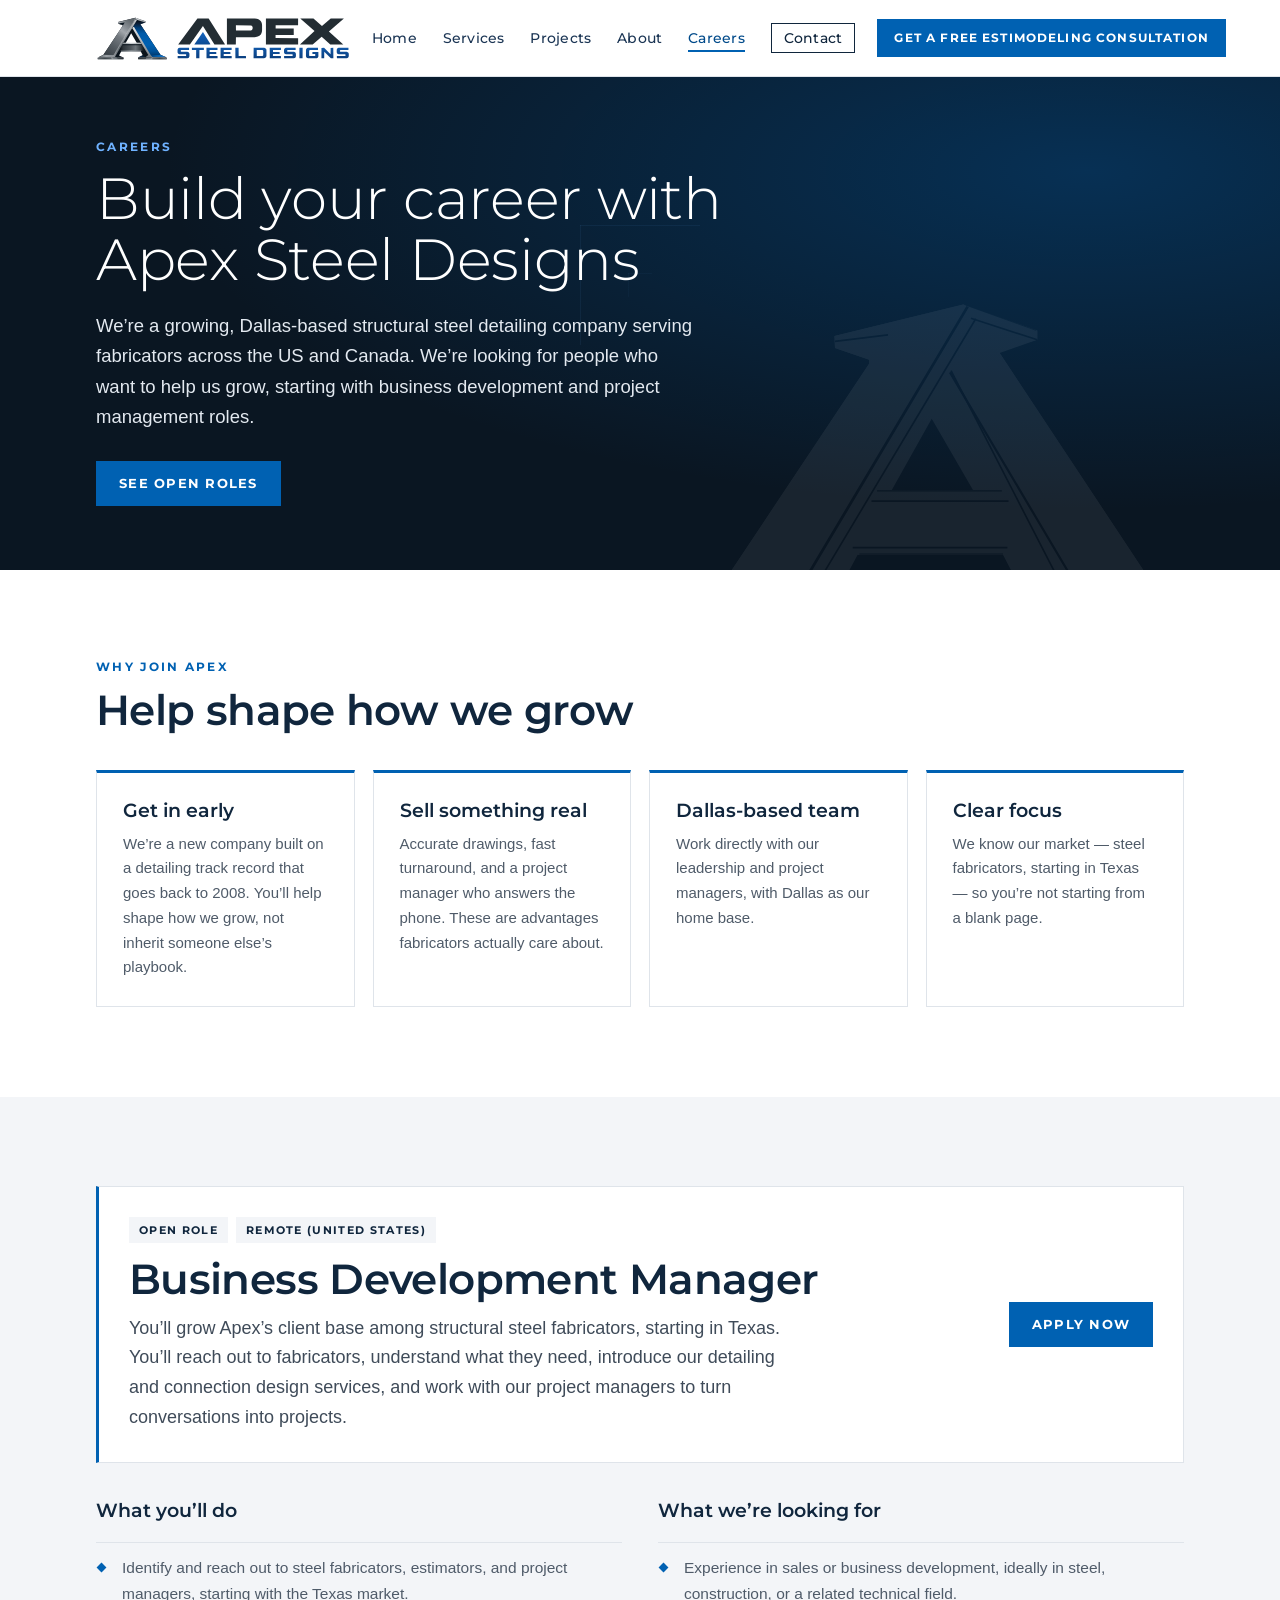
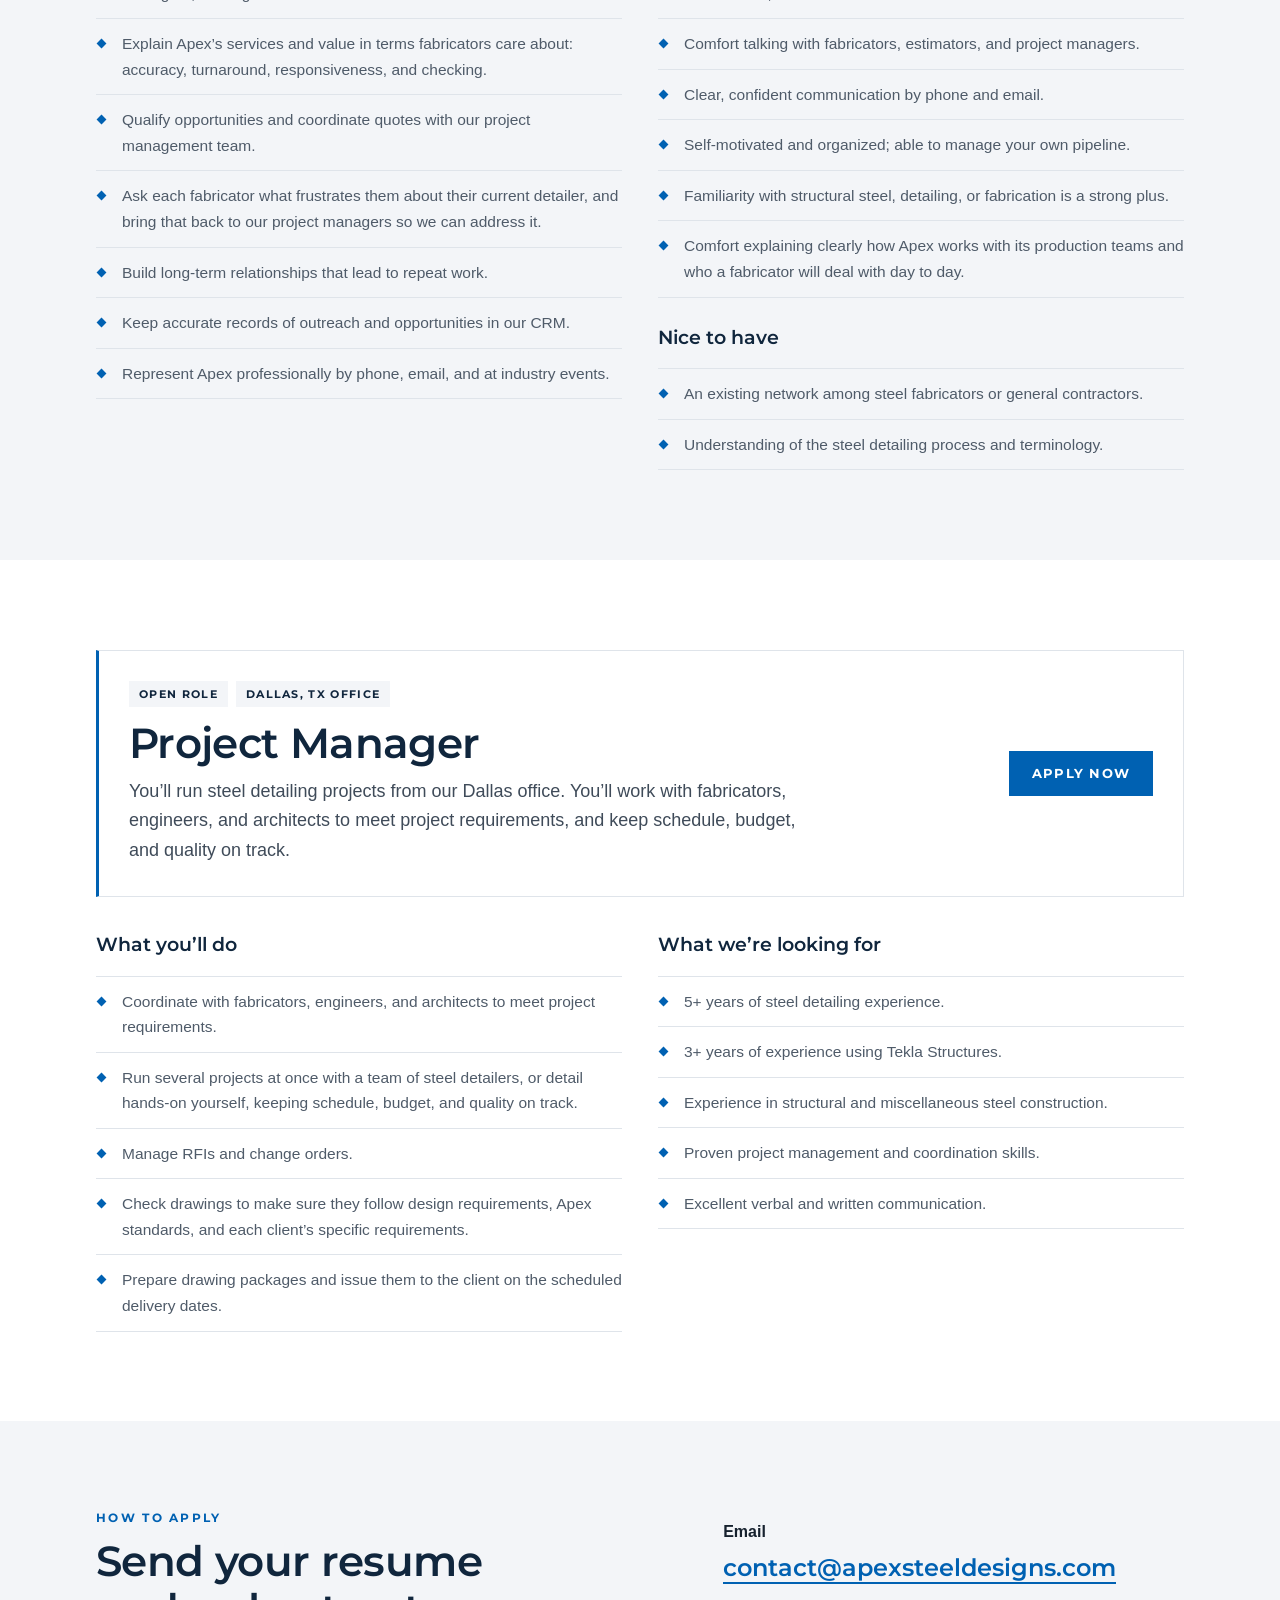
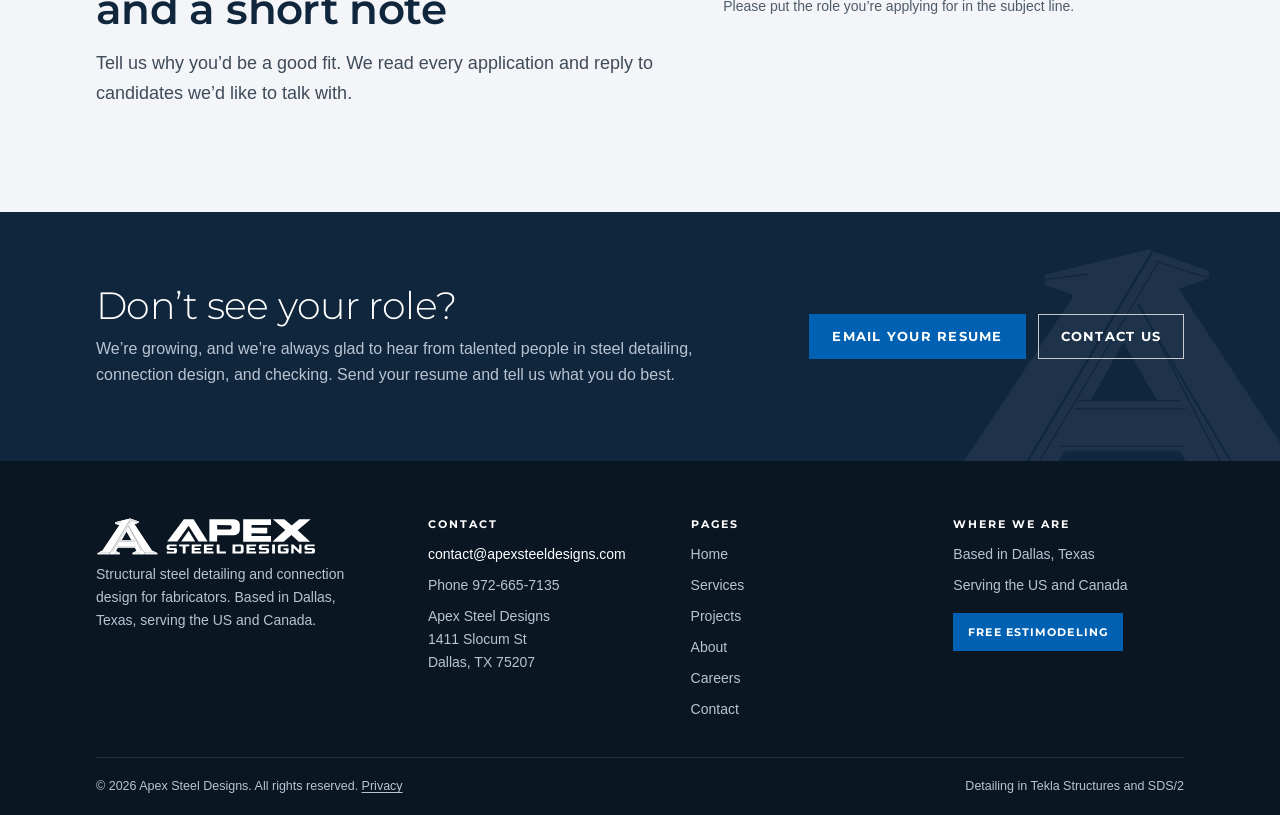
<file: careers.html>
<!DOCTYPE html>
<html lang="en">
<head>
<meta charset="UTF-8">
<meta name="viewport" content="width=device-width, initial-scale=1, viewport-fit=cover">
<title>Careers | Apex Steel Designs</title>
<meta name="description" content="Join Apex, a Dallas, TX steel detailing company. Open roles: Business Development Manager (remote) and Project Manager (Dallas). See how to apply.">
<link rel="canonical" href="https://www.apexsteeldesigns.com/careers.html">
<meta property="og:type" content="website">
<meta property="og:site_name" content="Apex Steel Designs">
<meta property="og:title" content="Careers | Apex Steel Designs">
<meta property="og:description" content="Join Apex, a Dallas, TX steel detailing company. Open roles: Business Development Manager (remote) and Project Manager (Dallas). See how to apply.">
<meta property="og:url" content="https://www.apexsteeldesigns.com/careers.html">
<meta property="og:image" content="https://www.apexsteeldesigns.com/img/hero-home.jpg">
<meta name="theme-color" content="#0a1622">
<link rel="icon" href="img/apex-mark-color.svg" type="image/svg+xml">
<link rel="apple-touch-icon" href="img/apple-touch-icon.png">
<link rel="preconnect" href="https://fonts.googleapis.com"><link rel="preconnect" href="https://fonts.gstatic.com" crossorigin>
<link rel="stylesheet" href="https://fonts.googleapis.com/css2?family=Montserrat:wght@300;400;500;600;700&display=swap">
<link rel="stylesheet" href="style.css">
</head>
<body>
<a class="skip" href="#main">Skip to content</a>
<header class="site-header"><div class="container nav">
  <a class="brand" href="index.html"><img src="img/apex-horizontal-color.svg" alt="Apex Steel Designs" width="254" height="44"></a>
  <nav class="links" aria-label="Main"><a href="index.html">Home</a><a href="services.html">Services</a><a href="projects.html">Projects</a><a href="about.html">About</a><a href="careers.html" aria-current="page">Careers</a><a href="contact.html" class="nav-contact">Contact</a></nav>
  <a class="header-cta" href="contact.html#consultation"><span class="long">Get a Free Estimodeling Consultation</span><span class="short">Free Estimodeling</span></a>
  <button class="menu-btn" type="button" aria-expanded="false" aria-controls="menu"><span class="bars"><i></i></span><span class="lbl">MENU</span></button>
</div></header>
<div class="overlay on-dark" id="menu" role="dialog" aria-modal="true" aria-label="Site menu">
  <div class="container">
    <div class="overlay-top"><a class="brand" href="index.html"><img src="img/apex-horizontal-white.svg" alt="Apex Steel Designs" width="254" height="44"></a>
      <button class="menu-btn close" type="button" style="display:inline-flex">CLOSE ✕</button></div>
    <ul><li><a href="index.html">Home</a></li><li><a href="services.html">Services</a></li><li><a href="projects.html">Projects</a></li><li><a href="about.html">About</a></li><li><a href="careers.html" aria-current="page">Careers</a></li><li><a href="contact.html">Contact</a></li></ul>
    <a class="btn o-cta" href="contact.html#consultation">Get a Free Estimodeling Consultation</a>
    <p class="o-contact">Email <a href="mailto:contact@apexsteeldesigns.com">contact@apexsteeldesigns.com</a></p>
  </div>
</div>
<main id="main">
<section class="hero inner"><div class="container">
  <p class="kicker">Careers</p>
  <h1>Build your career with Apex Steel Designs</h1>
  <p class="lede">We’re a growing, Dallas-based structural steel detailing company serving fabricators across the US and Canada. We’re looking for people who want to help us grow, starting with business development and project management roles.</p>
  <div class="cta-row"><a class="btn" href="#opening">See open roles</a></div>
</div></section>

<section class="s" id="why"><div class="container">
  <div class="head"><p class="kicker">Why join Apex</p><h2>Help shape how we grow</h2></div>
  <div class="cards four">
    <article class="card feature"><h3>Get in early</h3><p>We’re a new company built on a detailing track record that goes back to 2008. You’ll help shape how we grow, not inherit someone else’s playbook.</p></article>
    <article class="card feature"><h3>Sell something real</h3><p>Accurate drawings, fast turnaround, and a project manager who answers the phone. These are advantages fabricators actually care about.</p></article>
    <article class="card feature"><h3>Dallas-based team</h3><p>Work directly with our leadership and project managers, with Dallas as our home base.</p></article>
    <article class="card feature"><h3>Clear focus</h3><p>We know our market — steel fabricators, starting in Texas — so you’re not starting from a blank page.</p></article>
  </div>
</div></section>

<section class="s soft" id="opening"><div class="container">
  <div class="role-card">
    <div><div class="meta"><span>Open role</span><span>Remote (United States)</span></div>
      <h2 style="margin-bottom:10px">Business Development Manager</h2>
      <p class="lead" style="margin:0">You’ll grow Apex’s client base among structural steel fabricators, starting in Texas. You’ll reach out to fabricators, understand what they need, introduce our detailing and connection design services, and work with our project managers to turn conversations into projects.</p></div>
    <a class="btn" href="mailto:contact@apexsteeldesigns.com?subject=Application%3A%20Business%20Development%20Manager">Apply now</a>
  </div>
  <div class="cards two" style="margin-top:36px;gap:36px">
    <div><h3>What you’ll do</h3><ul class="bullets">
      <li>Identify and reach out to steel fabricators, estimators, and project managers, starting with the Texas market.</li>
      <li>Explain Apex’s services and value in terms fabricators care about: accuracy, turnaround, responsiveness, and checking.</li>
      <li>Qualify opportunities and coordinate quotes with our project management team.</li>
      <li>Ask each fabricator what frustrates them about their current detailer, and bring that back to our project managers so we can address it.</li>
      <li>Build long-term relationships that lead to repeat work.</li>
      <li>Keep accurate records of outreach and opportunities in our CRM.</li>
      <li>Represent Apex professionally by phone, email, and at industry events.</li></ul></div>
    <div><h3>What we’re looking for</h3><ul class="bullets">
      <li>Experience in sales or business development, ideally in steel, construction, or a related technical field.</li>
      <li>Comfort talking with fabricators, estimators, and project managers.</li>
      <li>Clear, confident communication by phone and email.</li>
      <li>Self-motivated and organized; able to manage your own pipeline.</li>
      <li>Familiarity with structural steel, detailing, or fabrication is a strong plus.</li>
      <li>Comfort explaining clearly how Apex works with its production teams and who a fabricator will deal with day to day.</li></ul>
      <h3 style="margin-top:28px">Nice to have</h3><ul class="bullets">
      <li>An existing network among steel fabricators or general contractors.</li>
      <li>Understanding of the steel detailing process and terminology.</li></ul></div>
  </div>
</div></section>

<section class="s" id="opening-pm"><div class="container">
  <div class="role-card">
    <div><div class="meta"><span>Open role</span><span>Dallas, TX office</span></div>
      <h2 style="margin-bottom:10px">Project Manager</h2>
      <p class="lead" style="margin:0">You’ll run steel detailing projects from our Dallas office. You’ll work with fabricators, engineers, and architects to meet project requirements, and keep schedule, budget, and quality on track.</p></div>
    <a class="btn" href="mailto:contact@apexsteeldesigns.com?subject=Application%3A%20Project%20Manager">Apply now</a>
  </div>
  <div class="cards two" style="margin-top:36px;gap:36px">
    <div><h3>What you’ll do</h3><ul class="bullets">
      <li>Coordinate with fabricators, engineers, and architects to meet project requirements.</li>
      <li>Run several projects at once with a team of steel detailers, or detail hands-on yourself, keeping schedule, budget, and quality on track.</li>
      <li>Manage RFIs and change orders.</li>
      <li>Check drawings to make sure they follow design requirements, Apex standards, and each client’s specific requirements.</li>
      <li>Prepare drawing packages and issue them to the client on the scheduled delivery dates.</li></ul></div>
    <div><h3>What we’re looking for</h3><ul class="bullets">
      <li>5+ years of steel detailing experience.</li>
      <li>3+ years of experience using Tekla Structures.</li>
      <li>Experience in structural and miscellaneous steel construction.</li>
      <li>Proven project management and coordination skills.</li>
      <li>Excellent verbal and written communication.</li></ul></div>
  </div>
</div></section>

<section class="s soft" id="apply"><div class="container">
  <div class="split top">
    <div><p class="kicker">How to apply</p><h2>Send your resume and a short note</h2>
      <p class="lead">Tell us why you’d be a good fit. We read every application and reply to candidates we’d like to talk with.</p></div>
    <div style="padding-top:8px"><p style="margin-bottom:8px;font-weight:700;color:var(--ink)">Email</p><a class="mailto" href="mailto:contact@apexsteeldesigns.com?subject=Application">contact@apexsteeldesigns.com</a><p style="margin:10px 0 0;font-size:14px;color:var(--muted)">Please put the role you’re applying for in the subject line.</p></div>
  </div>
</div></section>
<section class="closer on-dark"><div class="container">
  <div><h2>Don’t see your role?</h2><p>We’re growing, and we’re always glad to hear from talented people in steel detailing, connection design, and checking. Send your resume and tell us what you do best.</p></div>
  <div class="cta-row"><a class="btn" href="mailto:contact@apexsteeldesigns.com?subject=Careers%20at%20Apex">Email your resume</a><a class="btn ghost" href="contact.html#general">Contact Us</a></div>
</div></section>
</main>
<footer class="on-dark"><div class="container">
  <div class="fgrid">
    <div class="fbrand"><img src="img/apex-horizontal-white.svg" alt="Apex Steel Designs" width="220" height="38">
      <p>Structural steel detailing and connection design for fabricators. Based in Dallas, Texas, serving the US and Canada.</p></div>
    <div><h4>Contact</h4><ul>
      <li><a class="email" href="mailto:contact@apexsteeldesigns.com">contact@apexsteeldesigns.com</a></li>
      <li>Phone <a href="tel:+19726657135">972-665-7135</a></li>
      <li>Apex Steel Designs<br>1411 Slocum St<br>Dallas, TX 75207</li></ul></div>
    <div><h4>Pages</h4><ul><li><a href="index.html">Home</a></li><li><a href="services.html">Services</a></li><li><a href="projects.html">Projects</a></li><li><a href="about.html">About</a></li><li><a href="careers.html">Careers</a></li><li><a href="contact.html">Contact</a></li></ul></div>
    <div><h4>Where we are</h4><ul><li>Based in Dallas, Texas</li><li>Serving the US and Canada</li></ul>
      <p style="margin-top:16px"><a class="btn" href="contact.html#consultation" style="padding:11px 14px;font-size:11px">Free Estimodeling</a></p></div>
  </div>
  <div class="fbottom"><span>© 2026 Apex Steel Designs. All rights reserved. <a href="privacy.html">Privacy</a></span><span>Detailing in Tekla Structures and SDS/2</span></div>
</div></footer>
<script src="site.js"></script>
</body>
</html>
</file>
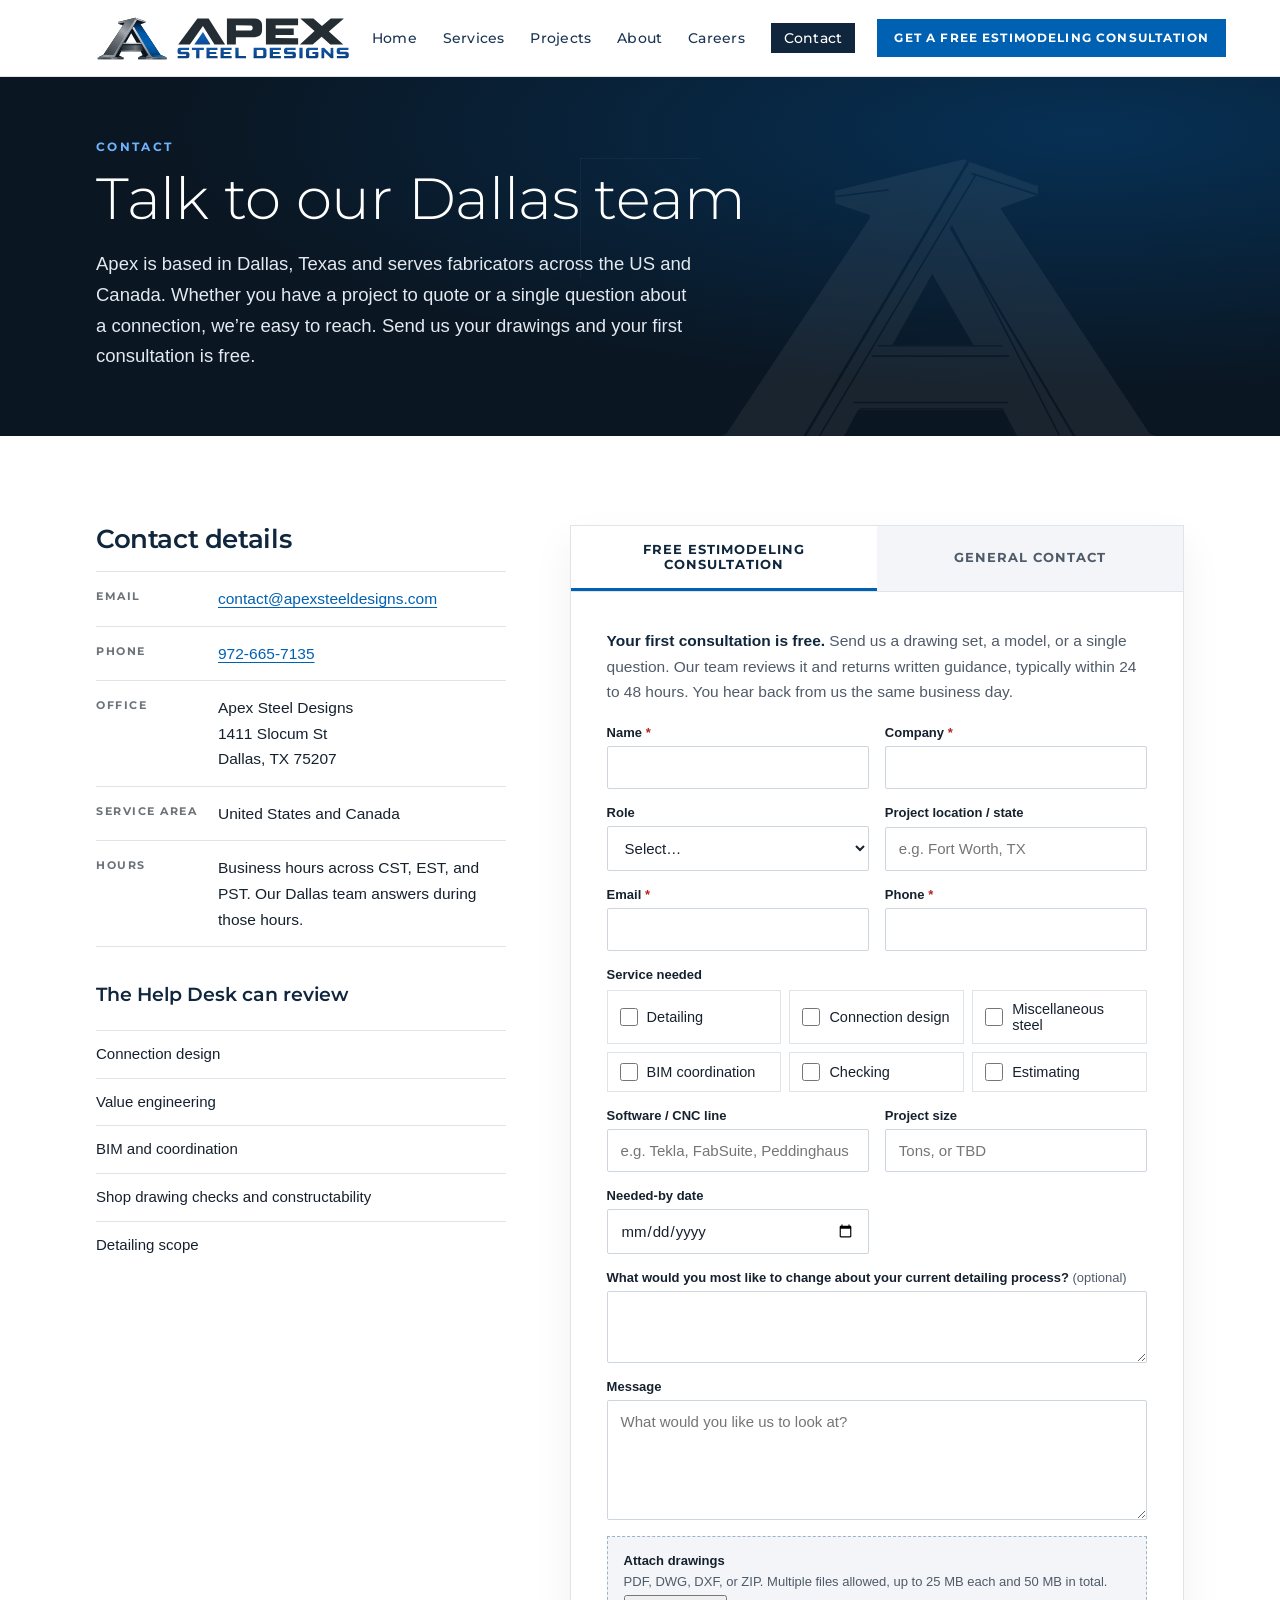
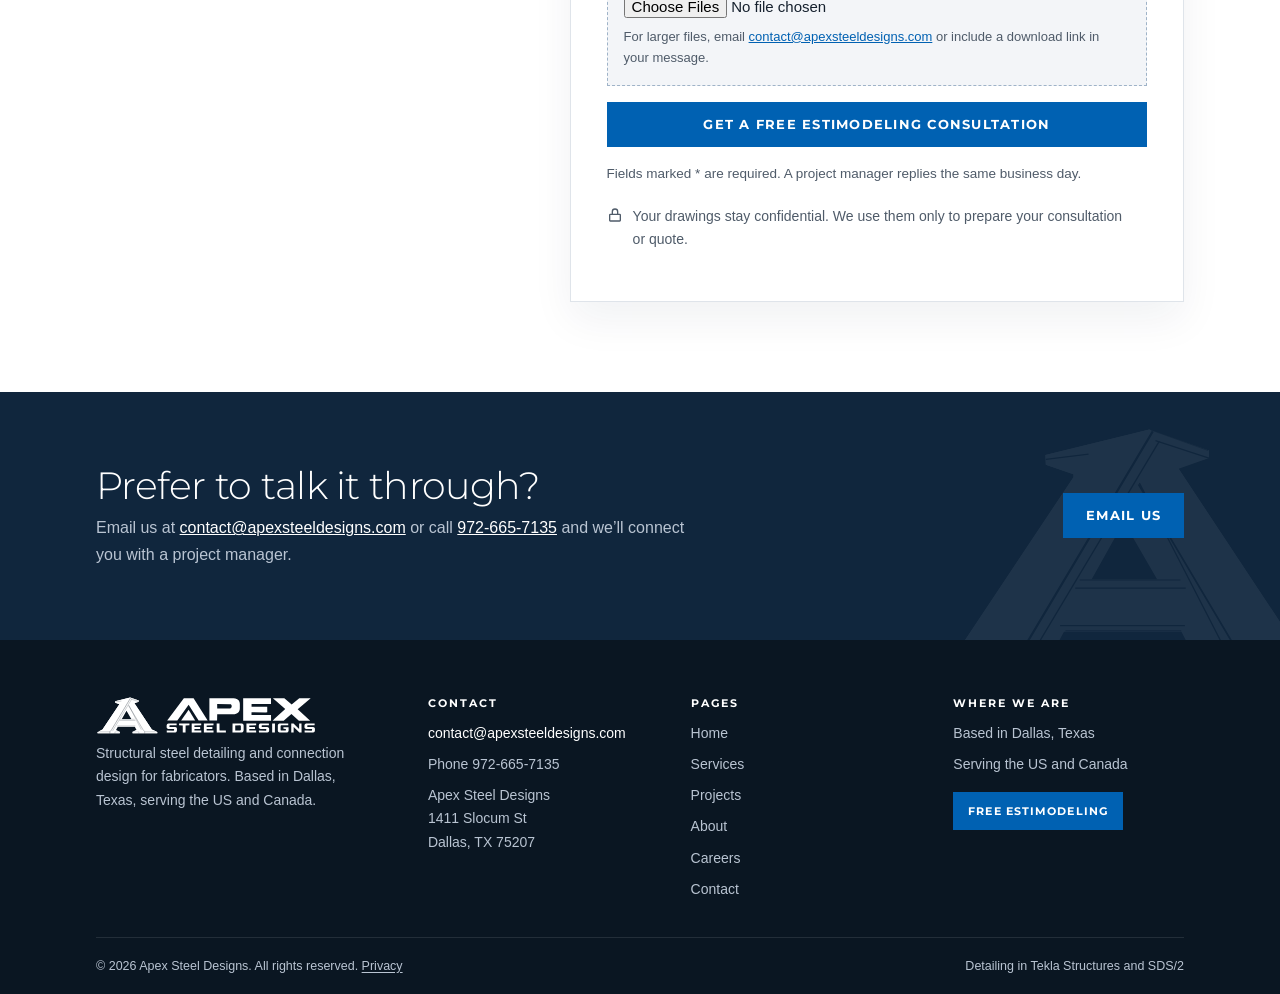
<file: contact.html>
<!DOCTYPE html>
<html lang="en">
<head>
<meta charset="UTF-8">
<meta name="viewport" content="width=device-width, initial-scale=1, viewport-fit=cover">
<title>Contact Apex Steel Designs | Request a Consultation</title>
<meta name="description" content="Talk to our Dallas, TX team. Send drawings for a free consultation or quote. Call 972-665-7135 or email Apex Steel Designs.">
<link rel="canonical" href="https://www.apexsteeldesigns.com/contact.html">
<meta property="og:type" content="website">
<meta property="og:site_name" content="Apex Steel Designs">
<meta property="og:title" content="Contact Apex Steel Designs | Request a Consultation">
<meta property="og:description" content="Talk to our Dallas, TX team. Send drawings for a free consultation or quote. Call 972-665-7135 or email Apex Steel Designs.">
<meta property="og:url" content="https://www.apexsteeldesigns.com/contact.html">
<meta property="og:image" content="https://www.apexsteeldesigns.com/img/hero-home.jpg">
<meta name="theme-color" content="#0a1622">
<link rel="icon" href="img/apex-mark-color.svg" type="image/svg+xml">
<link rel="apple-touch-icon" href="img/apple-touch-icon.png">
<link rel="preconnect" href="https://fonts.googleapis.com"><link rel="preconnect" href="https://fonts.gstatic.com" crossorigin>
<link rel="stylesheet" href="https://fonts.googleapis.com/css2?family=Montserrat:wght@300;400;500;600;700&display=swap">
<link rel="stylesheet" href="style.css">
<script type="application/ld+json">{
  "@context": "https://schema.org",
  "@type": "ProfessionalService",
  "name": "Apex Steel Designs",
  "description": "Structural steel detailing and connection design for steel fabricators. Based in Dallas, Texas, serving the US and Canada.",
  "url": "https://www.apexsteeldesigns.com/",
  "email": "contact@apexsteeldesigns.com",
  "telephone": "+1-972-665-7135",
  "address": {
    "@type": "PostalAddress",
    "streetAddress": "1411 Slocum St",
    "addressLocality": "Dallas",
    "addressRegion": "TX",
    "postalCode": "75207",
    "addressCountry": "US"
  },
  "areaServed": [
    {
      "@type": "Country",
      "name": "United States"
    },
    {
      "@type": "Country",
      "name": "Canada"
    }
  ]
}</script>
</head>
<body>
<a class="skip" href="#main">Skip to content</a>
<header class="site-header"><div class="container nav">
  <a class="brand" href="index.html"><img src="img/apex-horizontal-color.svg" alt="Apex Steel Designs" width="254" height="44"></a>
  <nav class="links" aria-label="Main"><a href="index.html">Home</a><a href="services.html">Services</a><a href="projects.html">Projects</a><a href="about.html">About</a><a href="careers.html">Careers</a><a href="contact.html" aria-current="page" class="nav-contact">Contact</a></nav>
  <a class="header-cta" href="contact.html#consultation"><span class="long">Get a Free Estimodeling Consultation</span><span class="short">Free Estimodeling</span></a>
  <button class="menu-btn" type="button" aria-expanded="false" aria-controls="menu"><span class="bars"><i></i></span><span class="lbl">MENU</span></button>
</div></header>
<div class="overlay on-dark" id="menu" role="dialog" aria-modal="true" aria-label="Site menu">
  <div class="container">
    <div class="overlay-top"><a class="brand" href="index.html"><img src="img/apex-horizontal-white.svg" alt="Apex Steel Designs" width="254" height="44"></a>
      <button class="menu-btn close" type="button" style="display:inline-flex">CLOSE ✕</button></div>
    <ul><li><a href="index.html">Home</a></li><li><a href="services.html">Services</a></li><li><a href="projects.html">Projects</a></li><li><a href="about.html">About</a></li><li><a href="careers.html">Careers</a></li><li><a href="contact.html" aria-current="page">Contact</a></li></ul>
    <a class="btn o-cta" href="contact.html#consultation">Get a Free Estimodeling Consultation</a>
    <p class="o-contact">Email <a href="mailto:contact@apexsteeldesigns.com">contact@apexsteeldesigns.com</a></p>
  </div>
</div>
<main id="main">
<section class="hero inner"><div class="container">
  <p class="kicker">Contact</p>
  <h1>Talk to our Dallas team</h1>
  <p class="lede">Apex is based in Dallas, Texas and serves fabricators across the US and Canada. Whether you have a project to quote or a single question about a connection, we’re easy to reach. Send us your drawings and your first consultation is free.</p>
</div></section>

<section class="s"><div class="container contact-grid">
  <div>
    <h2 style="font-size:26px">Contact details</h2>
    <dl class="facts">
      <div><dt>Email</dt><dd><a href="mailto:contact@apexsteeldesigns.com">contact@apexsteeldesigns.com</a></dd></div>
      <div><dt>Phone</dt><dd><a href="tel:+19726657135">972-665-7135</a></dd></div>
      <div><dt>Office</dt><dd>Apex Steel Designs<br>1411 Slocum St<br>Dallas, TX 75207</dd></div>
      <div><dt>Service area</dt><dd>United States and Canada</dd></div>
      <div><dt>Hours</dt><dd>Business hours across CST, EST, and PST. Our Dallas team answers during those hours.</dd></div>
    </dl>
    <h3 style="margin-top:36px">The Help Desk can review</h3>
    <ul class="help-list"><li>Connection design</li><li>Value engineering</li><li>BIM and coordination</li><li>Shop drawing checks and constructability</li><li>Detailing scope</li></ul>
  </div>

  <div class="formbox" id="forms">
    <div class="tabs" role="tablist" aria-label="Choose a form">
      <button type="button" role="tab" id="tab-consult" aria-selected="true" aria-controls="consultation">Free estimodeling consultation</button>
      <button type="button" role="tab" id="tab-general" aria-selected="false" aria-controls="general" tabindex="-1">General contact</button>
    </div>

    <div class="panel" id="consultation" role="tabpanel" aria-labelledby="tab-consult">
      <p class="intro"><strong>Your first consultation is free.</strong> Send us a drawing set, a model, or a single question. Our team reviews it and returns written guidance, typically within 24 to 48 hours. You hear back from us the same business day.</p>
      <form name="consultation-request" method="POST" action="/api/submit" enctype="multipart/form-data" data-form>
        <input type="hidden" name="form-name" value="consultation-request">
        <p hidden><label>Leave this empty <input name="bot-field"></label></p>
        <div class="f2"><label for="c-name"><span class="lt">Name <span class="req" aria-hidden="true">*</span></span><input id="c-name" name="name" required autocomplete="name"></label>
          <label for="c-co"><span class="lt">Company <span class="req" aria-hidden="true">*</span></span><input id="c-co" name="company" required autocomplete="organization"></label></div>
        <div class="f2"><label for="c-role"><span class="lt">Role</span><select id="c-role" name="role"><option value="">Select…</option><option>Owner</option><option>Project Manager</option><option>Estimator</option><option>Purchasing</option><option>Other</option></select></label>
          <label for="c-loc"><span class="lt">Project location / state</span><input id="c-loc" name="project_location" autocomplete="address-level1" placeholder="e.g. Fort Worth, TX"></label></div>
        <div class="f2"><label for="c-email"><span class="lt">Email <span class="req" aria-hidden="true">*</span></span><input id="c-email" name="email" type="email" required autocomplete="email"></label>
          <label for="c-phone"><span class="lt">Phone <span class="req" aria-hidden="true">*</span></span><input id="c-phone" name="phone" type="tel" required autocomplete="tel"></label></div>
        <fieldset><legend>Service needed</legend><div class="checks">
          <label><input type="checkbox" name="service[]" value="Detailing">Detailing</label>
          <label><input type="checkbox" name="service[]" value="Connection design">Connection design</label>
          <label><input type="checkbox" name="service[]" value="Miscellaneous steel">Miscellaneous steel</label>
          <label><input type="checkbox" name="service[]" value="BIM coordination">BIM coordination</label>
          <label><input type="checkbox" name="service[]" value="Checking">Checking</label>
          <label><input type="checkbox" name="service[]" value="Estimating">Estimating</label></div></fieldset>
        <div class="f2"><label for="c-sw"><span class="lt">Software / CNC line</span><input id="c-sw" name="software_cnc" placeholder="e.g. Tekla, FabSuite, Peddinghaus"></label>
          <label for="c-tons"><span class="lt">Project size</span><input id="c-tons" name="project_size" placeholder="Tons, or TBD"></label></div>
        <div class="f2"><label for="c-date"><span class="lt">Needed-by date</span><input id="c-date" name="needed_by" type="date"></label><span></span></div>
        <label for="c-change"><span class="lt">What would you most like to change about your current detailing process? <small>(optional)</small></span><textarea id="c-change" name="change_wanted" rows="2" style="min-height:72px"></textarea></label>
        <label for="c-msg"><span class="lt">Message</span><textarea id="c-msg" name="message" placeholder="What would you like us to look at?"></textarea></label>
        <div class="drop"><label for="c-files">Attach drawings <small>PDF, DWG, DXF, or ZIP. Multiple files allowed, up to 25 MB each and 50 MB in total.</small>
          <input id="c-files" name="files" type="file" multiple accept=".pdf,.dwg,.dxf,.zip" data-max-mb="50" data-max-file-mb="25"></label>
          <p class="hint" style="margin:8px 0 0">For larger files, email <a href="mailto:contact@apexsteeldesigns.com" style="color:var(--blue);text-decoration:underline">contact@apexsteeldesigns.com</a> or include a download link in your message.</p></div>
        <p class="form-error" role="alert" hidden></p>
        <button class="btn" type="submit">Get a free estimodeling consultation</button>
        <p class="form-note">Fields marked * are required. A project manager replies the same business day.</p>
        <p class="reassure"><svg width="16" height="16" viewBox="0 0 24 24" fill="none" stroke="currentColor" stroke-width="2" aria-hidden="true"><rect x="4" y="11" width="16" height="10" rx="1"/><path d="M8 11V7a4 4 0 0 1 8 0v4"/></svg><span>Your drawings stay confidential. We use them only to prepare your consultation or quote.</span></p>
      </form>
    </div>

    <div class="panel" id="general" role="tabpanel" aria-labelledby="tab-general" hidden>
      <p class="intro">Have a question or want to introduce your company? Send us a note and we’ll get back to you the same business day.</p>
      <form name="general-contact" method="POST" action="/api/submit" enctype="multipart/form-data" data-form>
        <input type="hidden" name="form-name" value="general-contact">
        <p hidden><label>Leave this empty <input name="bot-field"></label></p>
        <div class="f2"><label for="g-name"><span class="lt">Name <span class="req" aria-hidden="true">*</span></span><input id="g-name" name="name" required autocomplete="name"></label>
          <label for="g-co"><span class="lt">Company <span class="req" aria-hidden="true">*</span></span><input id="g-co" name="company" required autocomplete="organization"></label></div>
        <div class="f2"><label for="g-email"><span class="lt">Email <span class="req" aria-hidden="true">*</span></span><input id="g-email" name="email" type="email" required autocomplete="email"></label>
          <label for="g-phone"><span class="lt">Phone</span><input id="g-phone" name="phone" type="tel" autocomplete="tel"></label></div>
        <label for="g-msg"><span class="lt">Message <span class="req" aria-hidden="true">*</span></span><textarea id="g-msg" name="message" required></textarea></label>
        <p class="form-error" role="alert" hidden></p>
        <button class="btn" type="submit">Send message</button>
        <p class="form-note">Fields marked * are required.</p>
        <p class="reassure"><svg width="16" height="16" viewBox="0 0 24 24" fill="none" stroke="currentColor" stroke-width="2" aria-hidden="true"><rect x="4" y="11" width="16" height="10" rx="1"/><path d="M8 11V7a4 4 0 0 1 8 0v4"/></svg><span>Your information stays confidential. We use it only to respond to you.</span></p>
      </form>
    </div>
  </div>
</div></section>
<section class="closer on-dark"><div class="container">
  <div><h2>Prefer to talk it through?</h2><p>Email us at <a href="mailto:contact@apexsteeldesigns.com" style="color:#fff;text-decoration:underline">contact@apexsteeldesigns.com</a> or call <a href="tel:+19726657135" style="color:#fff;text-decoration:underline">972-665-7135</a> and we’ll connect you with a project manager.</p></div>
  <div class="cta-row"><a class="btn" href="mailto:contact@apexsteeldesigns.com">Email us</a></div>
</div></section>
</main>
<footer class="on-dark"><div class="container">
  <div class="fgrid">
    <div class="fbrand"><img src="img/apex-horizontal-white.svg" alt="Apex Steel Designs" width="220" height="38">
      <p>Structural steel detailing and connection design for fabricators. Based in Dallas, Texas, serving the US and Canada.</p></div>
    <div><h4>Contact</h4><ul>
      <li><a class="email" href="mailto:contact@apexsteeldesigns.com">contact@apexsteeldesigns.com</a></li>
      <li>Phone <a href="tel:+19726657135">972-665-7135</a></li>
      <li>Apex Steel Designs<br>1411 Slocum St<br>Dallas, TX 75207</li></ul></div>
    <div><h4>Pages</h4><ul><li><a href="index.html">Home</a></li><li><a href="services.html">Services</a></li><li><a href="projects.html">Projects</a></li><li><a href="about.html">About</a></li><li><a href="careers.html">Careers</a></li><li><a href="contact.html">Contact</a></li></ul></div>
    <div><h4>Where we are</h4><ul><li>Based in Dallas, Texas</li><li>Serving the US and Canada</li></ul>
      <p style="margin-top:16px"><a class="btn" href="contact.html#consultation" style="padding:11px 14px;font-size:11px">Free Estimodeling</a></p></div>
  </div>
  <div class="fbottom"><span>© 2026 Apex Steel Designs. All rights reserved. <a href="privacy.html">Privacy</a></span><span>Detailing in Tekla Structures and SDS/2</span></div>
</div></footer>
<script src="site.js"></script>
</body>
</html>
</file>
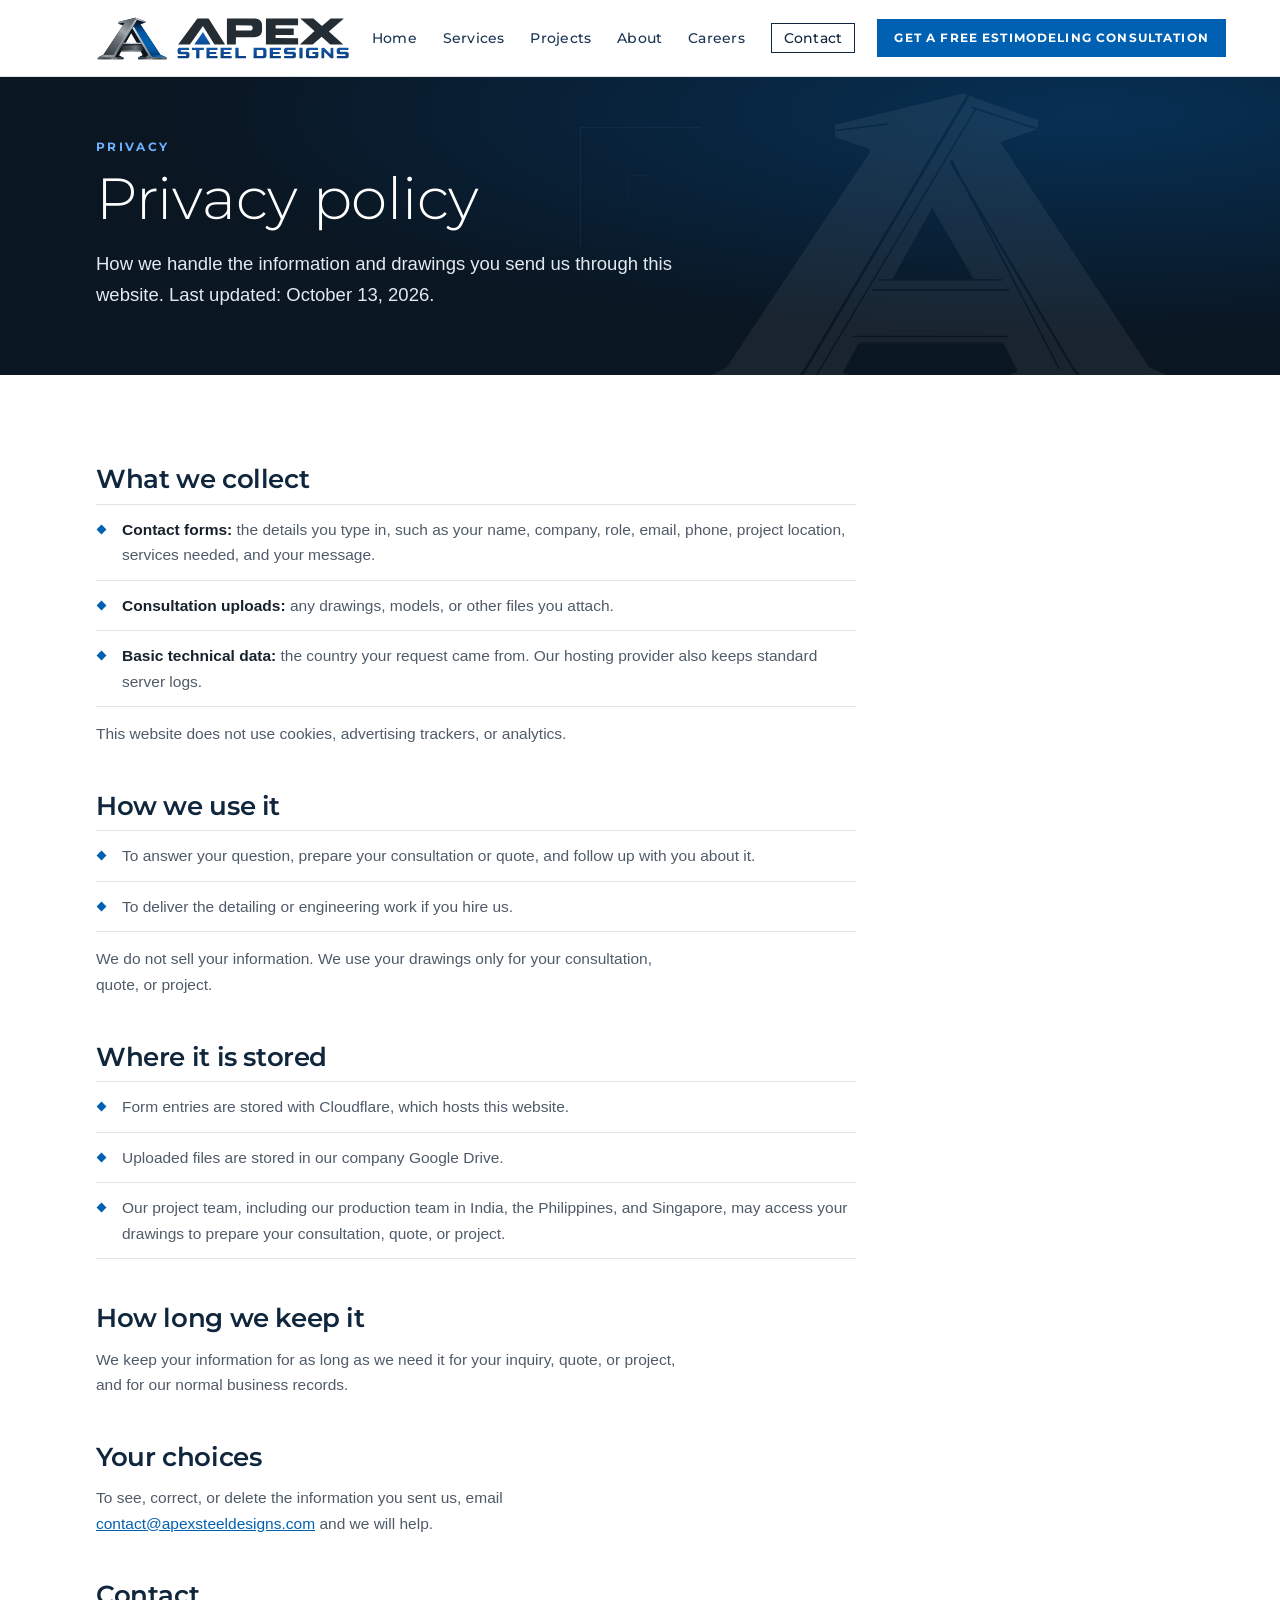
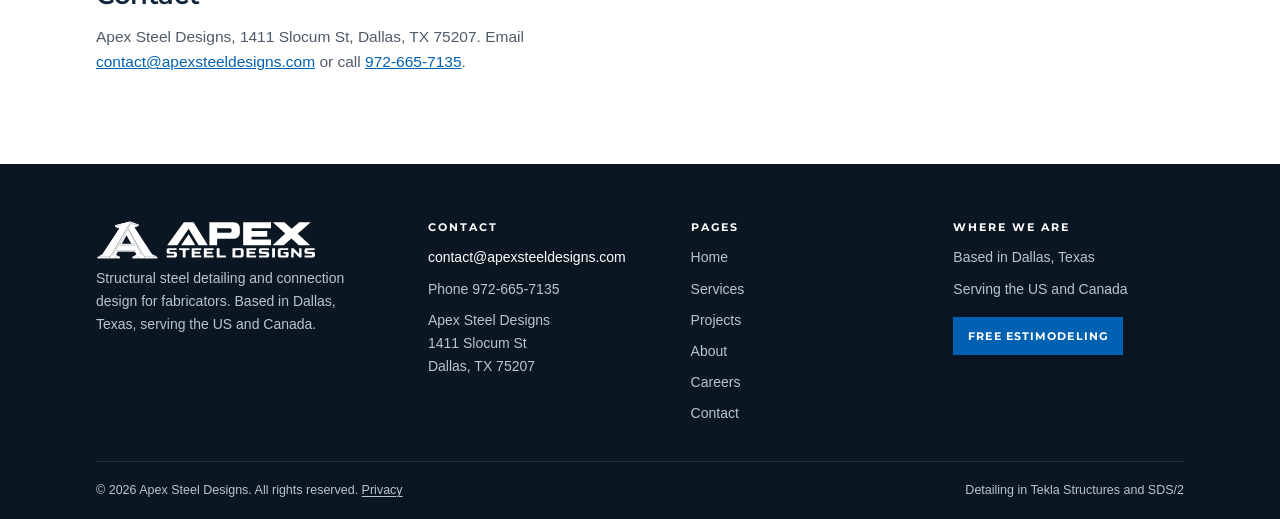
<file: privacy.html>
<!DOCTYPE html>
<html lang="en">
<head>
<meta charset="UTF-8">
<meta name="viewport" content="width=device-width, initial-scale=1, viewport-fit=cover">
<title>Privacy Policy | Apex Steel Designs</title>
<meta name="description" content="How Apex Steel Designs handles the information and drawings you send through our website.">
<link rel="canonical" href="https://www.apexsteeldesigns.com/privacy.html">
<meta property="og:type" content="website">
<meta property="og:site_name" content="Apex Steel Designs">
<meta property="og:title" content="Privacy Policy | Apex Steel Designs">
<meta property="og:description" content="How Apex Steel Designs handles the information and drawings you send through our website.">
<meta property="og:url" content="https://www.apexsteeldesigns.com/privacy.html">
<meta property="og:image" content="https://www.apexsteeldesigns.com/img/hero-home.jpg">
<meta name="theme-color" content="#0a1622">
<link rel="icon" href="img/apex-mark-color.svg" type="image/svg+xml">
<link rel="apple-touch-icon" href="img/apple-touch-icon.png">
<link rel="preconnect" href="https://fonts.googleapis.com"><link rel="preconnect" href="https://fonts.gstatic.com" crossorigin>
<link rel="stylesheet" href="https://fonts.googleapis.com/css2?family=Montserrat:wght@300;400;500;600;700&display=swap">
<link rel="stylesheet" href="style.css">
</head>
<body>
<a class="skip" href="#main">Skip to content</a>
<header class="site-header"><div class="container nav">
  <a class="brand" href="index.html"><img src="img/apex-horizontal-color.svg" alt="Apex Steel Designs" width="254" height="44"></a>
  <nav class="links" aria-label="Main"><a href="index.html">Home</a><a href="services.html">Services</a><a href="projects.html">Projects</a><a href="about.html">About</a><a href="careers.html">Careers</a><a href="contact.html" class="nav-contact">Contact</a></nav>
  <a class="header-cta" href="contact.html#consultation"><span class="long">Get a Free Estimodeling Consultation</span><span class="short">Free Estimodeling</span></a>
  <button class="menu-btn" type="button" aria-expanded="false" aria-controls="menu"><span class="bars"><i></i></span><span class="lbl">MENU</span></button>
</div></header>
<div class="overlay on-dark" id="menu" role="dialog" aria-modal="true" aria-label="Site menu">
  <div class="container">
    <div class="overlay-top"><a class="brand" href="index.html"><img src="img/apex-horizontal-white.svg" alt="Apex Steel Designs" width="254" height="44"></a>
      <button class="menu-btn close" type="button" style="display:inline-flex">CLOSE ✕</button></div>
    <ul><li><a href="index.html">Home</a></li><li><a href="services.html">Services</a></li><li><a href="projects.html">Projects</a></li><li><a href="about.html">About</a></li><li><a href="careers.html">Careers</a></li><li><a href="contact.html">Contact</a></li></ul>
    <a class="btn o-cta" href="contact.html#consultation">Get a Free Estimodeling Consultation</a>
    <p class="o-contact">Email <a href="mailto:contact@apexsteeldesigns.com">contact@apexsteeldesigns.com</a></p>
  </div>
</div>
<main id="main">
<section class="hero inner"><div class="container">
  <p class="kicker">Privacy</p>
  <h1>Privacy policy</h1>
  <p class="lede">How we handle the information and drawings you send us through this website. Last updated: October 13, 2026.</p>
</div></section>
<section class="s"><div class="container"><div class="legal">
  <h2>What we collect</h2>
  <ul class="bullets">
    <li><strong>Contact forms:</strong> the details you type in, such as your name, company, role, email, phone, project location, services needed, and your message.</li>
    <li><strong>Consultation uploads:</strong> any drawings, models, or other files you attach.</li>
    <li><strong>Basic technical data:</strong> the country your request came from. Our hosting provider also keeps standard server logs.</li>
  </ul>
  <p>This website does not use cookies, advertising trackers, or analytics.</p>

  <h2>How we use it</h2>
  <ul class="bullets">
    <li>To answer your question, prepare your consultation or quote, and follow up with you about it.</li>
    <li>To deliver the detailing or engineering work if you hire us.</li>
  </ul>
  <p>We do not sell your information. We use your drawings only for your consultation, quote, or project.</p>

  <h2>Where it is stored</h2>
  <ul class="bullets">
    <li>Form entries are stored with Cloudflare, which hosts this website.</li>
    <li>Uploaded files are stored in our company Google Drive.</li>
    <li>Our project team, including our production team in India, the Philippines, and Singapore, may access your drawings to prepare your consultation, quote, or project.</li>
  </ul>

  <h2>How long we keep it</h2>
  <p>We keep your information for as long as we need it for your inquiry, quote, or project, and for our normal business records.</p>

  <h2>Your choices</h2>
  <p>To see, correct, or delete the information you sent us, email <a href="mailto:contact@apexsteeldesigns.com" style="color:var(--blue);text-decoration:underline">contact@apexsteeldesigns.com</a> and we will help.</p>

  <h2>Contact</h2>
  <p>Apex Steel Designs, 1411 Slocum St, Dallas, TX 75207. Email <a href="mailto:contact@apexsteeldesigns.com" style="color:var(--blue);text-decoration:underline">contact@apexsteeldesigns.com</a> or call <a href="tel:+19726657135" style="color:var(--blue);text-decoration:underline">972-665-7135</a>.</p>
</div></div></section>
</main>
<footer class="on-dark"><div class="container">
  <div class="fgrid">
    <div class="fbrand"><img src="img/apex-horizontal-white.svg" alt="Apex Steel Designs" width="220" height="38">
      <p>Structural steel detailing and connection design for fabricators. Based in Dallas, Texas, serving the US and Canada.</p></div>
    <div><h4>Contact</h4><ul>
      <li><a class="email" href="mailto:contact@apexsteeldesigns.com">contact@apexsteeldesigns.com</a></li>
      <li>Phone <a href="tel:+19726657135">972-665-7135</a></li>
      <li>Apex Steel Designs<br>1411 Slocum St<br>Dallas, TX 75207</li></ul></div>
    <div><h4>Pages</h4><ul><li><a href="index.html">Home</a></li><li><a href="services.html">Services</a></li><li><a href="projects.html">Projects</a></li><li><a href="about.html">About</a></li><li><a href="careers.html">Careers</a></li><li><a href="contact.html">Contact</a></li></ul></div>
    <div><h4>Where we are</h4><ul><li>Based in Dallas, Texas</li><li>Serving the US and Canada</li></ul>
      <p style="margin-top:16px"><a class="btn" href="contact.html#consultation" style="padding:11px 14px;font-size:11px">Free Estimodeling</a></p></div>
  </div>
  <div class="fbottom"><span>© 2026 Apex Steel Designs. All rights reserved. <a href="privacy.html">Privacy</a></span><span>Detailing in Tekla Structures and SDS/2</span></div>
</div></footer>
<script src="site.js"></script>
</body>
</html>
</file>
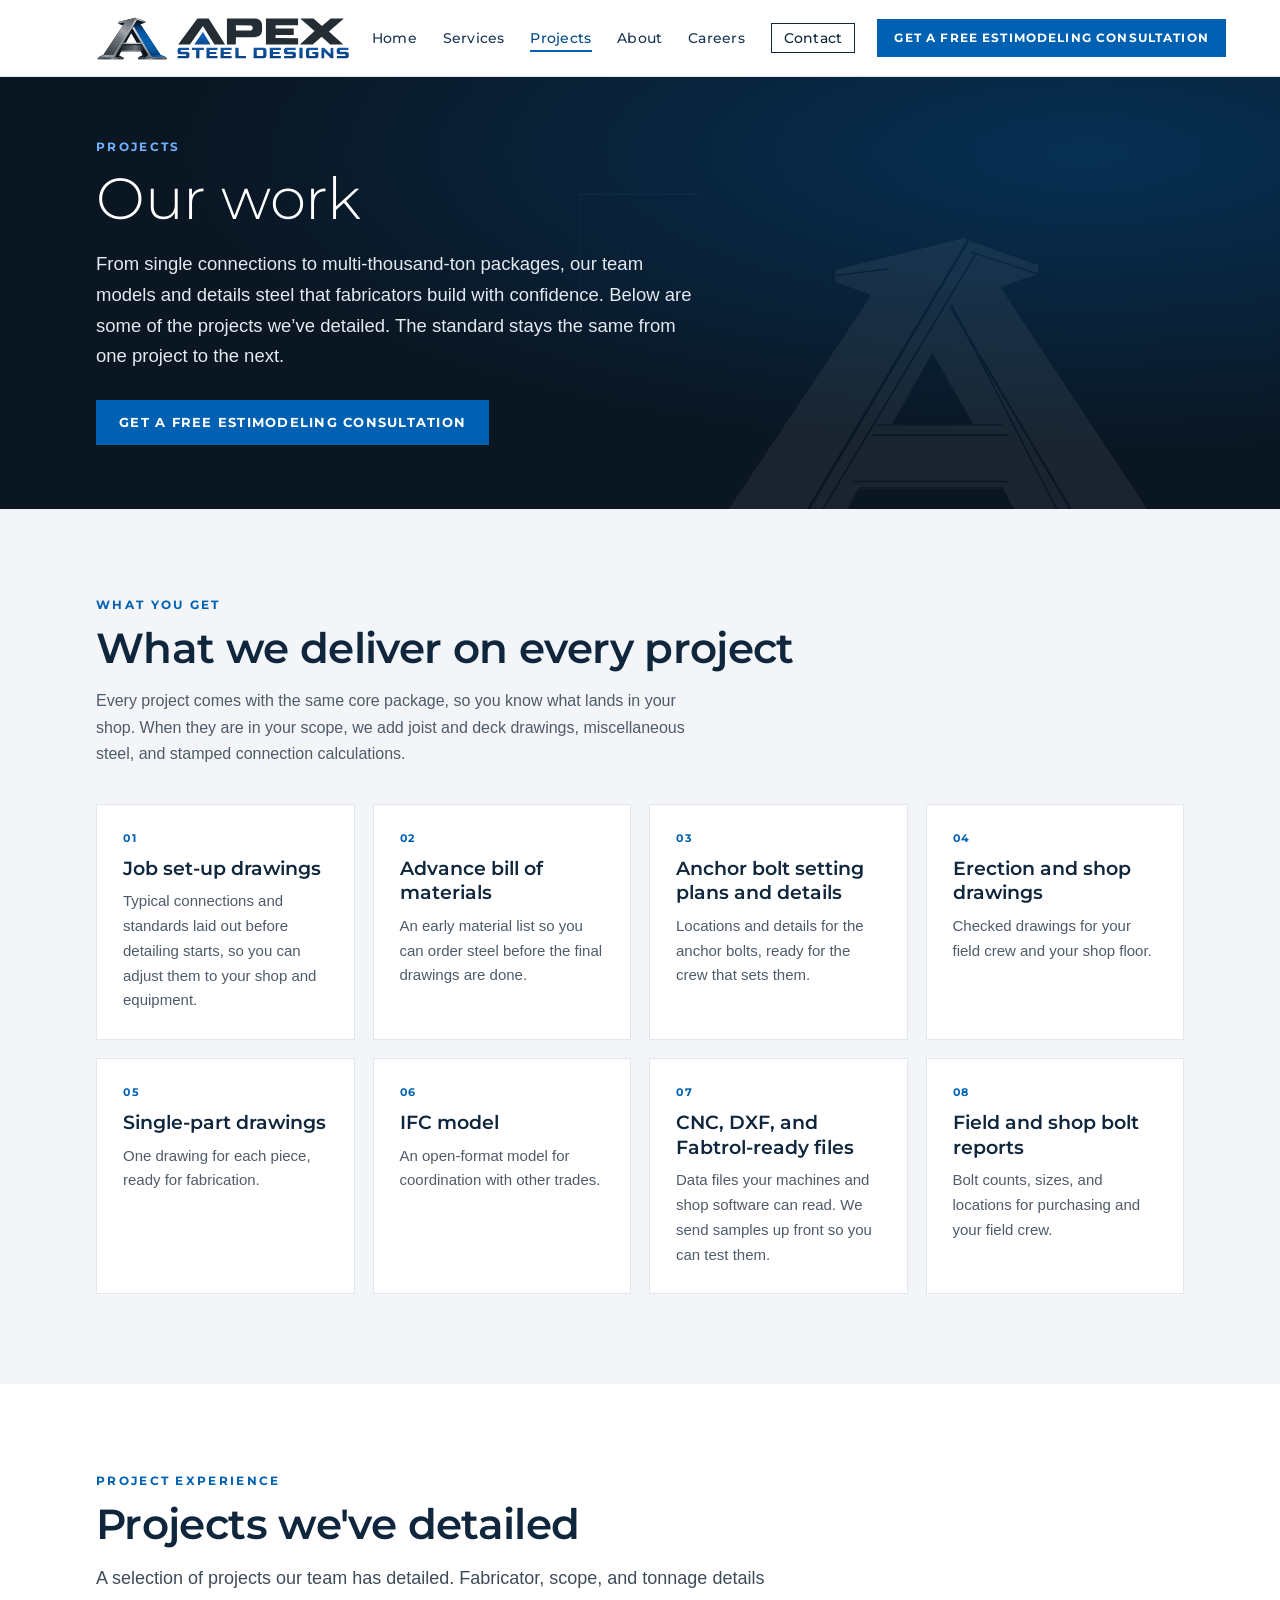
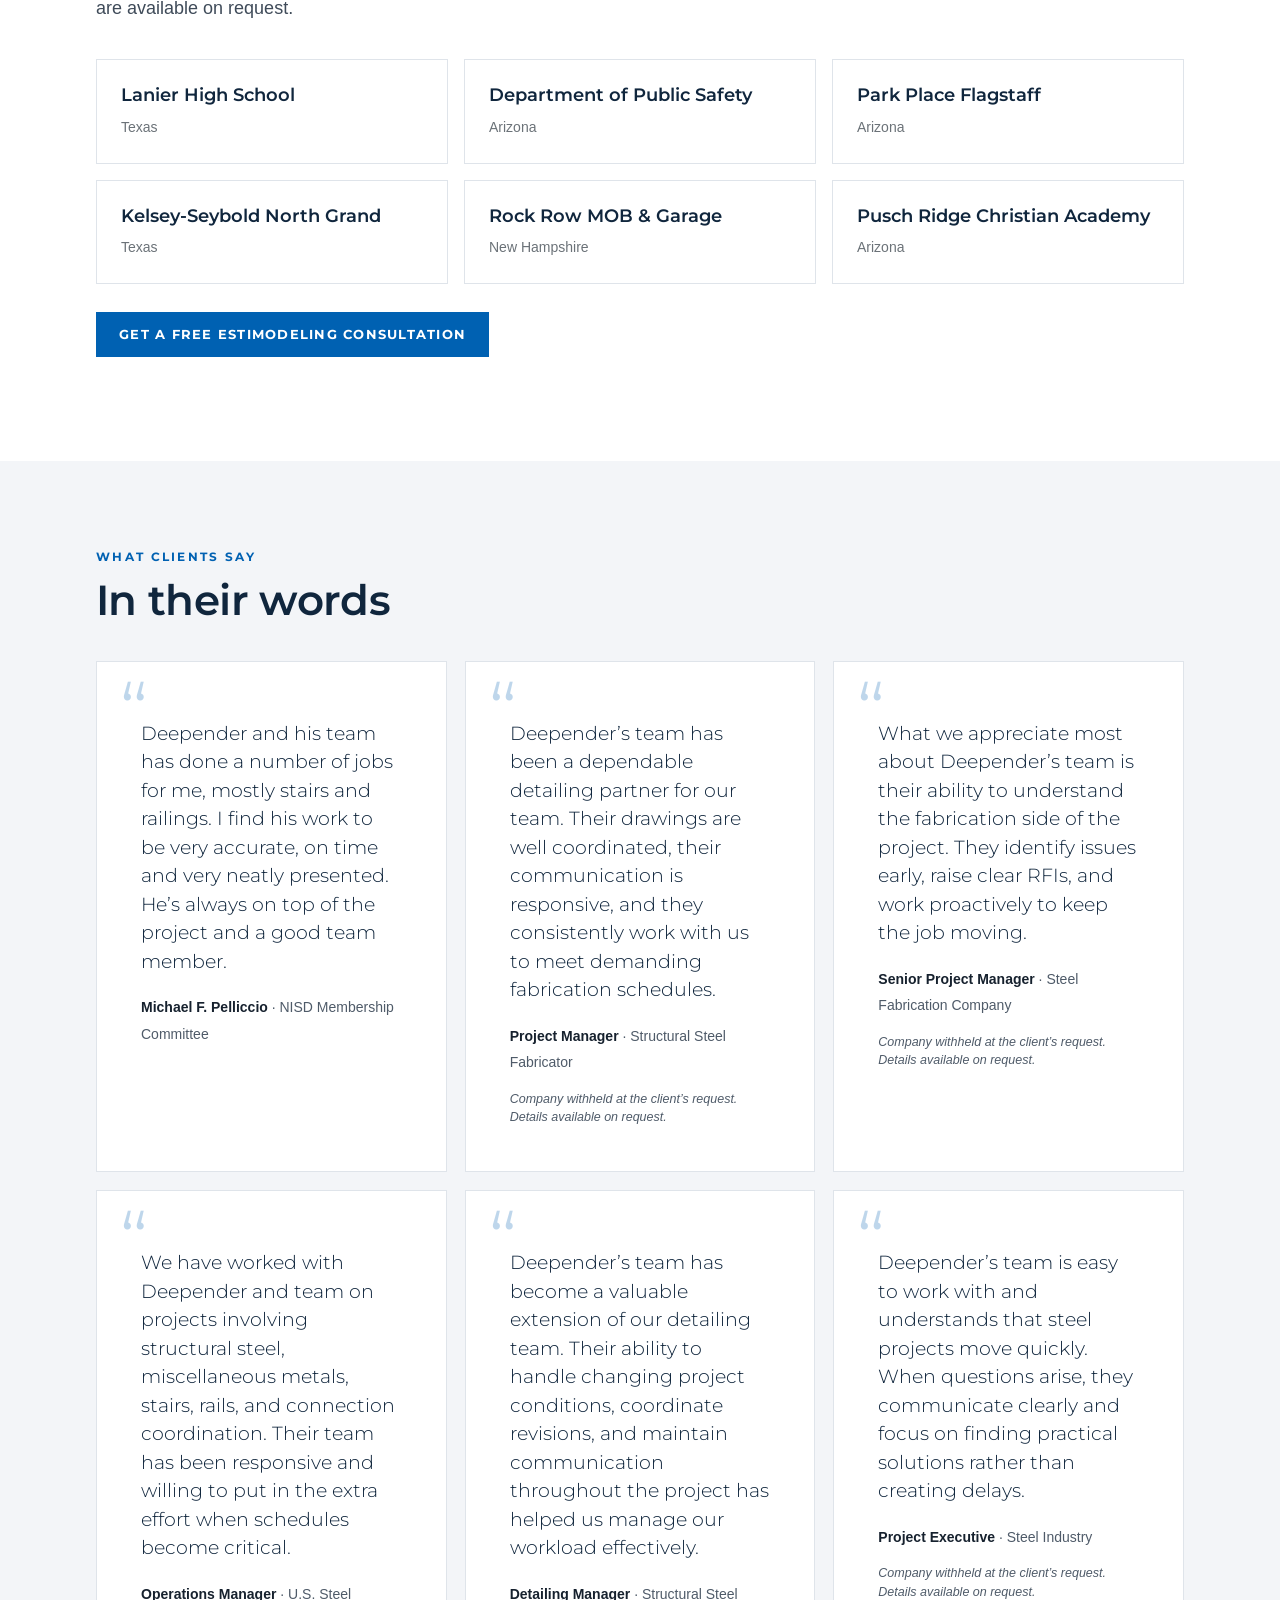
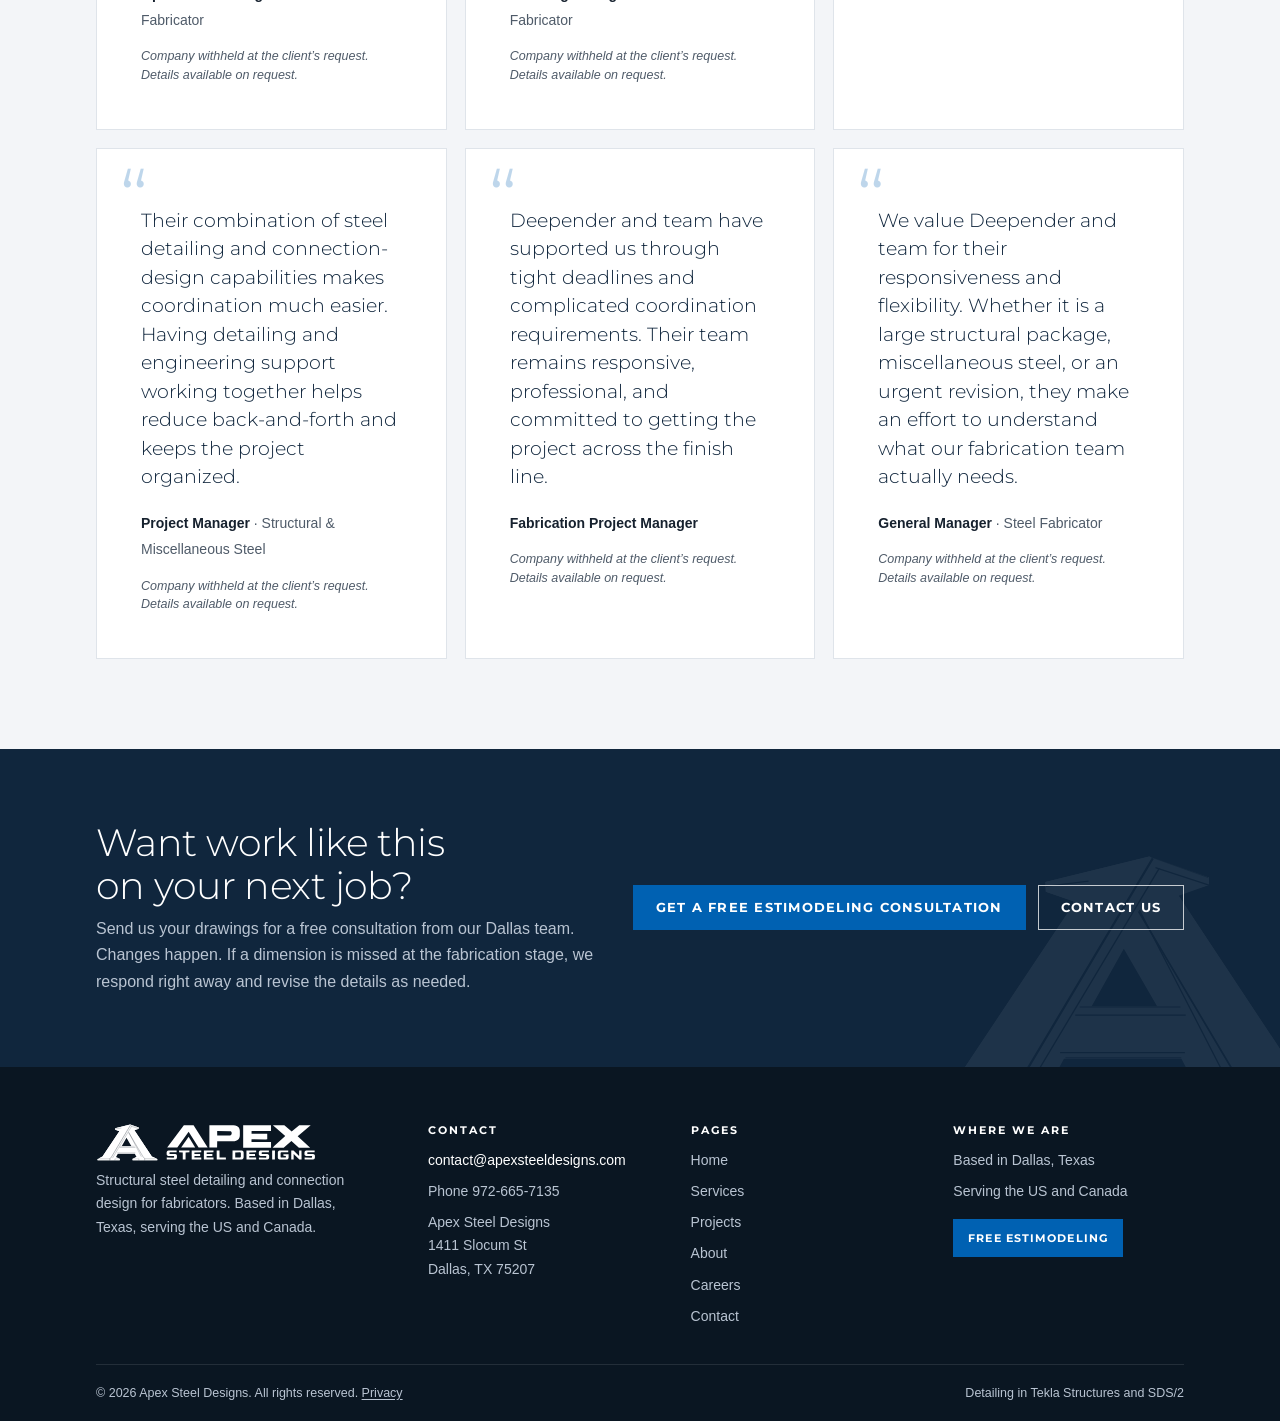
<file: projects.html>
<!DOCTYPE html>
<html lang="en">
<head>
<meta charset="UTF-8">
<meta name="viewport" content="width=device-width, initial-scale=1, viewport-fit=cover">
<title>Steel Detailing Projects | Apex Steel Designs</title>
<meta name="description" content="Projects detailed by our Dallas, TX steel detailing team, and the deliverables that come with every job.">
<link rel="canonical" href="https://www.apexsteeldesigns.com/projects.html">
<meta property="og:type" content="website">
<meta property="og:site_name" content="Apex Steel Designs">
<meta property="og:title" content="Steel Detailing Projects | Apex Steel Designs">
<meta property="og:description" content="Projects detailed by our Dallas, TX steel detailing team, and the deliverables that come with every job.">
<meta property="og:url" content="https://www.apexsteeldesigns.com/projects.html">
<meta property="og:image" content="https://www.apexsteeldesigns.com/img/hero-home.jpg">
<meta name="theme-color" content="#0a1622">
<link rel="icon" href="img/apex-mark-color.svg" type="image/svg+xml">
<link rel="apple-touch-icon" href="img/apple-touch-icon.png">
<link rel="preconnect" href="https://fonts.googleapis.com"><link rel="preconnect" href="https://fonts.gstatic.com" crossorigin>
<link rel="stylesheet" href="https://fonts.googleapis.com/css2?family=Montserrat:wght@300;400;500;600;700&display=swap">
<link rel="stylesheet" href="style.css">
</head>
<body>
<a class="skip" href="#main">Skip to content</a>
<header class="site-header"><div class="container nav">
  <a class="brand" href="index.html"><img src="img/apex-horizontal-color.svg" alt="Apex Steel Designs" width="254" height="44"></a>
  <nav class="links" aria-label="Main"><a href="index.html">Home</a><a href="services.html">Services</a><a href="projects.html" aria-current="page">Projects</a><a href="about.html">About</a><a href="careers.html">Careers</a><a href="contact.html" class="nav-contact">Contact</a></nav>
  <a class="header-cta" href="contact.html#consultation"><span class="long">Get a Free Estimodeling Consultation</span><span class="short">Free Estimodeling</span></a>
  <button class="menu-btn" type="button" aria-expanded="false" aria-controls="menu"><span class="bars"><i></i></span><span class="lbl">MENU</span></button>
</div></header>
<div class="overlay on-dark" id="menu" role="dialog" aria-modal="true" aria-label="Site menu">
  <div class="container">
    <div class="overlay-top"><a class="brand" href="index.html"><img src="img/apex-horizontal-white.svg" alt="Apex Steel Designs" width="254" height="44"></a>
      <button class="menu-btn close" type="button" style="display:inline-flex">CLOSE ✕</button></div>
    <ul><li><a href="index.html">Home</a></li><li><a href="services.html">Services</a></li><li><a href="projects.html" aria-current="page">Projects</a></li><li><a href="about.html">About</a></li><li><a href="careers.html">Careers</a></li><li><a href="contact.html">Contact</a></li></ul>
    <a class="btn o-cta" href="contact.html#consultation">Get a Free Estimodeling Consultation</a>
    <p class="o-contact">Email <a href="mailto:contact@apexsteeldesigns.com">contact@apexsteeldesigns.com</a></p>
  </div>
</div>
<main id="main">
<section class="hero inner"><div class="container">
  <p class="kicker">Projects</p>
  <h1>Our work</h1>
  <p class="lede">From single connections to multi-thousand-ton packages, our team models and details steel that fabricators build with confidence. Below are some of the projects we’ve detailed. The standard stays the same from one project to the next.</p>
  <div class="cta-row"><a class="btn" href="contact.html#consultation">Get a Free Estimodeling Consultation</a></div>
</div></section>

<section class="s soft" id="deliverables"><div class="container">
  <div class="head"><p class="kicker">What you get</p><h2>What we deliver on every project</h2>
    <p>Every project comes with the same core package, so you know what lands in your shop. When they are in your scope, we add joist and deck drawings, miscellaneous steel, and stamped connection calculations.</p></div>
  <div class="cards four">
    <div class="card"><span class="n">01</span><h3>Job set-up drawings</h3><p>Typical connections and standards laid out before detailing starts, so you can adjust them to your shop and equipment.</p></div>
    <div class="card"><span class="n">02</span><h3>Advance bill of materials</h3><p>An early material list so you can order steel before the final drawings are done.</p></div>
    <div class="card"><span class="n">03</span><h3>Anchor bolt setting plans and details</h3><p>Locations and details for the anchor bolts, ready for the crew that sets them.</p></div>
    <div class="card"><span class="n">04</span><h3>Erection and shop drawings</h3><p>Checked drawings for your field crew and your shop floor.</p></div>
    <div class="card"><span class="n">05</span><h3>Single-part drawings</h3><p>One drawing for each piece, ready for fabrication.</p></div>
    <div class="card"><span class="n">06</span><h3>IFC model</h3><p>An open-format model for coordination with other trades.</p></div>
    <div class="card"><span class="n">07</span><h3>CNC, DXF, and Fabtrol-ready files</h3><p>Data files your machines and shop software can read. We send samples up front so you can test them.</p></div>
    <div class="card"><span class="n">08</span><h3>Field and shop bolt reports</h3><p>Bolt counts, sizes, and locations for purchasing and your field crew.</p></div>
  </div>
</div></section>

<section class="s" id="by-sector"><div class="container">
  <div class="head"><p class="kicker">Project experience</p><h2>Projects we've detailed</h2>
    <p class="lead">A selection of projects our team has detailed. Fabricator, scope, and tonnage details are available on request.</p></div>
  <div class="pcards three">
    <article class="pcard"><h4>Lanier High School</h4><span class="where">Texas</span></article>
    <article class="pcard"><h4>Department of Public Safety</h4><span class="where">Arizona</span></article>
    <article class="pcard"><h4>Park Place Flagstaff</h4><span class="where">Arizona</span></article>
    <article class="pcard"><h4>Kelsey-Seybold North Grand</h4><span class="where">Texas</span></article>
    <article class="pcard"><h4>Rock Row MOB &amp; Garage</h4><span class="where">New Hampshire</span></article>
    <article class="pcard"><h4>Pusch Ridge Christian Academy</h4><span class="where">Arizona</span></article>
  </div>
  <p style="margin-top:28px"><a class="btn" href="contact.html#consultation">Get a Free Estimodeling Consultation</a></p>
</div></section>

<!-- SAMPLE DRAWINGS HIDDEN Oct 18, 2026 until AFF logos and client names are removed from the PDFs. To restore, delete this comment wrapper.
<section class="s soft" id="samples"><div class="container">
  <div class="head"><p class="kicker">Sample drawings</p><h2>Our detailing and connection design work</h2>
    <p class="lead">Shown as produced. Select any sheet to open the full PDF.</p></div>
  <div class="filters" role="group" aria-label="Filter samples"><button class="filter" type="button" aria-pressed="true" data-filter="all">All<span class="ct">56</span></button><button class="filter" type="button" aria-pressed="false" data-filter="structural">Structural detailing<span class="ct">16</span></button><button class="filter" type="button" aria-pressed="false" data-filter="misc">Miscellaneous steel<span class="ct">7</span></button><button class="filter" type="button" aria-pressed="false" data-filter="joist">Joist and deck<span class="ct">22</span></button><button class="filter" type="button" aria-pressed="false" data-filter="connection">Connection design<span class="ct">11</span></button></div>
  <div class="gallery" id="gallery"><figure class="sheet" data-cat="structural"><a href="https://www.affsteel.com/assets/images/Structural/pdf/Structural1.pdf" target="_blank" rel="noopener"><div class="thumb"><img src="https://www.affsteel.com/assets/images/Structural/img/Structural1.jpg" alt="Structural sample 01 — structural detailing sample drawing" loading="lazy" decoding="async" width="600" height="400"></div><figcaption><b>Structural sample 01</b><span class="pdf">PDF</span></figcaption></a></figure><figure class="sheet" data-cat="structural"><a href="https://www.affsteel.com/assets/images/Structural/pdf/Structural2.pdf" target="_blank" rel="noopener"><div class="thumb"><img src="https://www.affsteel.com/assets/images/Structural/img/Structural2.jpg" alt="Structural sample 02 — structural detailing sample drawing" loading="lazy" decoding="async" width="600" height="400"></div><figcaption><b>Structural sample 02</b><span class="pdf">PDF</span></figcaption></a></figure><figure class="sheet" data-cat="structural"><a href="https://www.affsteel.com/assets/images/Structural/pdf/Structural3.pdf" target="_blank" rel="noopener"><div class="thumb"><img src="https://www.affsteel.com/assets/images/Structural/img/Structural3.jpg" alt="Structural sample 03 — structural detailing sample drawing" loading="lazy" decoding="async" width="600" height="400"></div><figcaption><b>Structural sample 03</b><span class="pdf">PDF</span></figcaption></a></figure><figure class="sheet" data-cat="structural"><a href="https://www.affsteel.com/assets/images/Structural/pdf/Structural4.pdf" target="_blank" rel="noopener"><div class="thumb"><img src="https://www.affsteel.com/assets/images/Structural/img/Structural4.jpg" alt="Structural sample 04 — structural detailing sample drawing" loading="lazy" decoding="async" width="600" height="400"></div><figcaption><b>Structural sample 04</b><span class="pdf">PDF</span></figcaption></a></figure><figure class="sheet" data-cat="structural"><a href="https://www.affsteel.com/assets/images/Structural/pdf/Structural5.pdf" target="_blank" rel="noopener"><div class="thumb"><img src="https://www.affsteel.com/assets/images/Structural/img/Structural5.jpg" alt="Structural sample 05 — structural detailing sample drawing" loading="lazy" decoding="async" width="600" height="400"></div><figcaption><b>Structural sample 05</b><span class="pdf">PDF</span></figcaption></a></figure><figure class="sheet" data-cat="structural"><a href="https://www.affsteel.com/assets/images/Structural/pdf/Structural6.pdf" target="_blank" rel="noopener"><div class="thumb"><img src="https://www.affsteel.com/assets/images/Structural/img/Structural6.jpg" alt="Structural sample 06 — structural detailing sample drawing" loading="lazy" decoding="async" width="600" height="400"></div><figcaption><b>Structural sample 06</b><span class="pdf">PDF</span></figcaption></a></figure><figure class="sheet" data-cat="structural"><a href="https://www.affsteel.com/assets/images/Structural/pdf/Structural7.pdf" target="_blank" rel="noopener"><div class="thumb"><img src="https://www.affsteel.com/assets/images/Structural/img/Structural7.jpg" alt="Structural sample 07 — structural detailing sample drawing" loading="lazy" decoding="async" width="600" height="400"></div><figcaption><b>Structural sample 07</b><span class="pdf">PDF</span></figcaption></a></figure><figure class="sheet" data-cat="structural"><a href="https://www.affsteel.com/assets/images/Structural/pdf/Structural8.pdf" target="_blank" rel="noopener"><div class="thumb"><img src="https://www.affsteel.com/assets/images/Structural/img/Structural8.jpg" alt="Structural sample 08 — structural detailing sample drawing" loading="lazy" decoding="async" width="600" height="400"></div><figcaption><b>Structural sample 08</b><span class="pdf">PDF</span></figcaption></a></figure><figure class="sheet" data-cat="structural"><a href="https://www.affsteel.com/assets/images/Structural/pdf/Structural9.pdf" target="_blank" rel="noopener"><div class="thumb"><img src="https://www.affsteel.com/assets/images/Structural/img/Structural9.jpg" alt="Structural sample 09 — structural detailing sample drawing" loading="lazy" decoding="async" width="600" height="400"></div><figcaption><b>Structural sample 09</b><span class="pdf">PDF</span></figcaption></a></figure><figure class="sheet" data-cat="structural"><a href="https://www.affsteel.com/assets/images/Structural/pdf/Structural10.pdf" target="_blank" rel="noopener"><div class="thumb"><img src="https://www.affsteel.com/assets/images/Structural/img/Structural10.jpg" alt="Structural sample 10 — structural detailing sample drawing" loading="lazy" decoding="async" width="600" height="400"></div><figcaption><b>Structural sample 10</b><span class="pdf">PDF</span></figcaption></a></figure><figure class="sheet" data-cat="structural"><a href="https://www.affsteel.com/assets/images/Structural/pdf/Structural11.pdf" target="_blank" rel="noopener"><div class="thumb"><img src="https://www.affsteel.com/assets/images/Structural/img/Structural11.jpg" alt="Structural sample 11 — structural detailing sample drawing" loading="lazy" decoding="async" width="600" height="400"></div><figcaption><b>Structural sample 11</b><span class="pdf">PDF</span></figcaption></a></figure><figure class="sheet" data-cat="structural"><a href="https://www.affsteel.com/assets/images/Structural/pdf/Structural12.pdf" target="_blank" rel="noopener"><div class="thumb"><img src="https://www.affsteel.com/assets/images/Structural/img/Structural12.jpg" alt="Structural sample 12 — structural detailing sample drawing" loading="lazy" decoding="async" width="600" height="400"></div><figcaption><b>Structural sample 12</b><span class="pdf">PDF</span></figcaption></a></figure><figure class="sheet" data-cat="structural"><a href="https://www.affsteel.com/assets/images/Structural/pdf/Structural13.pdf" target="_blank" rel="noopener"><div class="thumb"><img src="https://www.affsteel.com/assets/images/Structural/img/Structural13.jpg" alt="Structural sample 13 — structural detailing sample drawing" loading="lazy" decoding="async" width="600" height="400"></div><figcaption><b>Structural sample 13</b><span class="pdf">PDF</span></figcaption></a></figure><figure class="sheet" data-cat="structural"><a href="https://www.affsteel.com/assets/images/Structural/pdf/Structural14.pdf" target="_blank" rel="noopener"><div class="thumb"><img src="https://www.affsteel.com/assets/images/Structural/img/Structural14.jpg" alt="Structural sample 14 — structural detailing sample drawing" loading="lazy" decoding="async" width="600" height="400"></div><figcaption><b>Structural sample 14</b><span class="pdf">PDF</span></figcaption></a></figure><figure class="sheet" data-cat="structural"><a href="https://www.affsteel.com/assets/images/Structural/pdf/Structural15.pdf" target="_blank" rel="noopener"><div class="thumb"><img src="https://www.affsteel.com/assets/images/Structural/img/Structural15.jpg" alt="Structural sample 15 — structural detailing sample drawing" loading="lazy" decoding="async" width="600" height="400"></div><figcaption><b>Structural sample 15</b><span class="pdf">PDF</span></figcaption></a></figure><figure class="sheet" data-cat="structural"><a href="https://www.affsteel.com/assets/images/Structural/pdf/Structural16.pdf" target="_blank" rel="noopener"><div class="thumb"><img src="https://www.affsteel.com/assets/images/Structural/img/Structural16.jpg" alt="Structural sample 16 — structural detailing sample drawing" loading="lazy" decoding="async" width="600" height="400"></div><figcaption><b>Structural sample 16</b><span class="pdf">PDF</span></figcaption></a></figure><figure class="sheet" data-cat="misc"><a href="https://www.affsteel.com/assets/images/Misc/pdf/MISC1.pdf" target="_blank" rel="noopener"><div class="thumb"><img src="https://www.affsteel.com/assets/images/Misc/img/MISC1.jpg" alt="Misc. steel sample 01 — miscellaneous steel sample drawing" loading="lazy" decoding="async" width="600" height="400"></div><figcaption><b>Misc. steel sample 01</b><span class="pdf">PDF</span></figcaption></a></figure><figure class="sheet" data-cat="misc"><a href="https://www.affsteel.com/assets/images/Misc/pdf/MISC2.pdf" target="_blank" rel="noopener"><div class="thumb"><img src="https://www.affsteel.com/assets/images/Misc/img/MISC2.jpg" alt="Misc. steel sample 02 — miscellaneous steel sample drawing" loading="lazy" decoding="async" width="600" height="400"></div><figcaption><b>Misc. steel sample 02</b><span class="pdf">PDF</span></figcaption></a></figure><figure class="sheet" data-cat="misc"><a href="https://www.affsteel.com/assets/images/Misc/pdf/MISC3.pdf" target="_blank" rel="noopener"><div class="thumb"><img src="https://www.affsteel.com/assets/images/Misc/img/MISC3.jpg" alt="Misc. steel sample 03 — miscellaneous steel sample drawing" loading="lazy" decoding="async" width="600" height="400"></div><figcaption><b>Misc. steel sample 03</b><span class="pdf">PDF</span></figcaption></a></figure><figure class="sheet" data-cat="misc"><a href="https://www.affsteel.com/assets/images/Misc/pdf/MISC4.pdf" target="_blank" rel="noopener"><div class="thumb"><img src="https://www.affsteel.com/assets/images/Misc/img/MISC4.jpg" alt="Misc. steel sample 04 — miscellaneous steel sample drawing" loading="lazy" decoding="async" width="600" height="400"></div><figcaption><b>Misc. steel sample 04</b><span class="pdf">PDF</span></figcaption></a></figure><figure class="sheet" data-cat="misc"><a href="https://www.affsteel.com/assets/images/Misc/pdf/MISC5.pdf" target="_blank" rel="noopener"><div class="thumb"><img src="https://www.affsteel.com/assets/images/Misc/img/MISC5.jpg" alt="Misc. steel sample 05 — miscellaneous steel sample drawing" loading="lazy" decoding="async" width="600" height="400"></div><figcaption><b>Misc. steel sample 05</b><span class="pdf">PDF</span></figcaption></a></figure><figure class="sheet" data-cat="misc"><a href="https://www.affsteel.com/assets/images/Misc/pdf/MISC6.pdf" target="_blank" rel="noopener"><div class="thumb"><img src="https://www.affsteel.com/assets/images/Misc/img/MISC6.jpg" alt="Misc. steel sample 06 — miscellaneous steel sample drawing" loading="lazy" decoding="async" width="600" height="400"></div><figcaption><b>Misc. steel sample 06</b><span class="pdf">PDF</span></figcaption></a></figure><figure class="sheet" data-cat="misc"><a href="https://www.affsteel.com/assets/images/Misc/pdf/MISC7.pdf" target="_blank" rel="noopener"><div class="thumb"><img src="https://www.affsteel.com/assets/images/Misc/img/MISC7.jpg" alt="Misc. steel sample 07 — miscellaneous steel sample drawing" loading="lazy" decoding="async" width="600" height="400"></div><figcaption><b>Misc. steel sample 07</b><span class="pdf">PDF</span></figcaption></a></figure><figure class="sheet" data-cat="connection"><a href="https://www.affsteel.com/assets/images/Connection/pdf/MOMENTCONNECTION1.pdf" target="_blank" rel="noopener"><div class="thumb"><img src="https://www.affsteel.com/assets/images/Connection/img/MOMENTCONNECTION1.jpg" alt="Moment connection 1 — connection design sample drawing" loading="lazy" decoding="async" width="600" height="400"></div><figcaption><b>Moment connection 1</b><span class="pdf">PDF</span></figcaption></a></figure><figure class="sheet" data-cat="connection"><a href="https://www.affsteel.com/assets/images/Connection/pdf/MOMENTCONNECTION2.pdf" target="_blank" rel="noopener"><div class="thumb"><img src="https://www.affsteel.com/assets/images/Connection/img/MOMENTCONNECTION2.jpg" alt="Moment connection 2 — connection design sample drawing" loading="lazy" decoding="async" width="600" height="400"></div><figcaption><b>Moment connection 2</b><span class="pdf">PDF</span></figcaption></a></figure><figure class="sheet" data-cat="connection"><a href="https://www.affsteel.com/assets/images/Connection/pdf/MOMENTCONNECTION3.pdf" target="_blank" rel="noopener"><div class="thumb"><img src="https://www.affsteel.com/assets/images/Connection/img/MOMENTCONNECTION3.jpg" alt="Moment connection 3 — connection design sample drawing" loading="lazy" decoding="async" width="600" height="400"></div><figcaption><b>Moment connection 3</b><span class="pdf">PDF</span></figcaption></a></figure><figure class="sheet" data-cat="connection"><a href="https://www.affsteel.com/assets/images/Connection/pdf/SHEARCONNECTION2.pdf" target="_blank" rel="noopener"><div class="thumb"><img src="https://www.affsteel.com/assets/images/Connection/img/SHEARCONNECTION2.jpg" alt="Shear connection 2 — connection design sample drawing" loading="lazy" decoding="async" width="600" height="400"></div><figcaption><b>Shear connection 2</b><span class="pdf">PDF</span></figcaption></a></figure><figure class="sheet" data-cat="connection"><a href="https://www.affsteel.com/assets/images/Connection/pdf/SHEARCONNECTION3.pdf" target="_blank" rel="noopener"><div class="thumb"><img src="https://www.affsteel.com/assets/images/Connection/img/SHEARCONNECTION3.jpg" alt="Shear connection 3 — connection design sample drawing" loading="lazy" decoding="async" width="600" height="400"></div><figcaption><b>Shear connection 3</b><span class="pdf">PDF</span></figcaption></a></figure><figure class="sheet" data-cat="connection"><a href="https://www.affsteel.com/assets/images/Connection/pdf/SHEARCONNECTION4.pdf" target="_blank" rel="noopener"><div class="thumb"><img src="https://www.affsteel.com/assets/images/Connection/img/SHEARCONNECOIN4.jpg" alt="Shear connection 4 — connection design sample drawing" loading="lazy" decoding="async" width="600" height="400"></div><figcaption><b>Shear connection 4</b><span class="pdf">PDF</span></figcaption></a></figure><figure class="sheet" data-cat="connection"><a href="https://www.affsteel.com/assets/images/Connection/pdf/SHEARCONNECTION5.pdf" target="_blank" rel="noopener"><div class="thumb"><img src="https://www.affsteel.com/assets/images/Connection/img/SHEARCONNECTION5.jpg" alt="Shear connection 5 — connection design sample drawing" loading="lazy" decoding="async" width="600" height="400"></div><figcaption><b>Shear connection 5</b><span class="pdf">PDF</span></figcaption></a></figure><figure class="sheet" data-cat="connection"><a href="https://www.affsteel.com/assets/images/Connection/pdf/SHEARCONNECTION6.pdf" target="_blank" rel="noopener"><div class="thumb"><img src="https://www.affsteel.com/assets/images/Connection/img/SHEARCONNECTION6.jpg" alt="Shear connection 6 — connection design sample drawing" loading="lazy" decoding="async" width="600" height="400"></div><figcaption><b>Shear connection 6</b><span class="pdf">PDF</span></figcaption></a></figure><figure class="sheet" data-cat="connection"><a href="https://www.affsteel.com/assets/images/Connection/pdf/SHEARCONNECTION7.pdf" target="_blank" rel="noopener"><div class="thumb"><img src="https://www.affsteel.com/assets/images/Connection/img/SHEARCONNECTION7.jpg" alt="Shear connection 7 — connection design sample drawing" loading="lazy" decoding="async" width="600" height="400"></div><figcaption><b>Shear connection 7</b><span class="pdf">PDF</span></figcaption></a></figure><figure class="sheet" data-cat="connection"><a href="https://www.affsteel.com/assets/images/Connection/pdf/SHEARCONNECTION8.pdf" target="_blank" rel="noopener"><div class="thumb"><img src="https://www.affsteel.com/assets/images/Connection/img/SHEARCONNECTION8.jpg" alt="Shear connection 8 — connection design sample drawing" loading="lazy" decoding="async" width="600" height="400"></div><figcaption><b>Shear connection 8</b><span class="pdf">PDF</span></figcaption></a></figure><figure class="sheet" data-cat="connection"><a href="https://www.affsteel.com/assets/images/Connection/pdf/SHEARWITHAXIALCONNECTION1.pdf" target="_blank" rel="noopener"><div class="thumb"><img src="https://www.affsteel.com/assets/images/Connection/img/SHEARWITHAXIALCONNECTION1.jpg" alt="Shear with axial connection 1 — connection design sample drawing" loading="lazy" decoding="async" width="600" height="400"></div><figcaption><b>Shear with axial connection 1</b><span class="pdf">PDF</span></figcaption></a></figure><figure class="sheet" data-cat="joist"><a href="https://www.affsteel.com/assets/images/jd/pdf/1.pdf" target="_blank" rel="noopener"><div class="thumb"><img src="https://www.affsteel.com/assets/images/jd/img/1/1.jpg" alt="Joist &amp; deck sample 01 — joist and deck sample drawing" loading="lazy" decoding="async" width="600" height="400"></div><figcaption><b>Joist &amp; deck sample 01</b><span class="pdf">PDF</span></figcaption></a></figure><figure class="sheet" data-cat="joist"><a href="https://www.affsteel.com/assets/images/jd/pdf/2.pdf" target="_blank" rel="noopener"><div class="thumb"><img src="https://www.affsteel.com/assets/images/jd/img/2/2.jpg" alt="Joist &amp; deck sample 02 — joist and deck sample drawing" loading="lazy" decoding="async" width="600" height="400"></div><figcaption><b>Joist &amp; deck sample 02</b><span class="pdf">PDF</span></figcaption></a></figure><figure class="sheet" data-cat="joist"><a href="https://www.affsteel.com/assets/images/jd/pdf/3.pdf" target="_blank" rel="noopener"><div class="thumb"><img src="https://www.affsteel.com/assets/images/jd/img/3/3.jpg" alt="Joist &amp; deck sample 03 — joist and deck sample drawing" loading="lazy" decoding="async" width="600" height="400"></div><figcaption><b>Joist &amp; deck sample 03</b><span class="pdf">PDF</span></figcaption></a></figure><figure class="sheet" data-cat="joist"><a href="https://www.affsteel.com/assets/images/jd/pdf/4.pdf" target="_blank" rel="noopener"><div class="thumb"><img src="https://www.affsteel.com/assets/images/jd/img/4/4.jpg" alt="Joist &amp; deck sample 04 — joist and deck sample drawing" loading="lazy" decoding="async" width="600" height="400"></div><figcaption><b>Joist &amp; deck sample 04</b><span class="pdf">PDF</span></figcaption></a></figure><figure class="sheet" data-cat="joist"><a href="https://www.affsteel.com/assets/images/jd/pdf/5.pdf" target="_blank" rel="noopener"><div class="thumb"><img src="https://www.affsteel.com/assets/images/jd/img/5/5.jpg" alt="Joist &amp; deck sample 05 — joist and deck sample drawing" loading="lazy" decoding="async" width="600" height="400"></div><figcaption><b>Joist &amp; deck sample 05</b><span class="pdf">PDF</span></figcaption></a></figure><figure class="sheet" data-cat="joist"><a href="https://www.affsteel.com/assets/images/jd/pdf/6.pdf" target="_blank" rel="noopener"><div class="thumb"><img src="https://www.affsteel.com/assets/images/jd/img/6/6.jpg" alt="Joist &amp; deck sample 06 — joist and deck sample drawing" loading="lazy" decoding="async" width="600" height="400"></div><figcaption><b>Joist &amp; deck sample 06</b><span class="pdf">PDF</span></figcaption></a></figure><figure class="sheet" data-cat="joist"><a href="https://www.affsteel.com/assets/images/jd/pdf/7.pdf" target="_blank" rel="noopener"><div class="thumb"><img src="https://www.affsteel.com/assets/images/jd/img/7/7.jpg" alt="Joist &amp; deck sample 07 — joist and deck sample drawing" loading="lazy" decoding="async" width="600" height="400"></div><figcaption><b>Joist &amp; deck sample 07</b><span class="pdf">PDF</span></figcaption></a></figure><figure class="sheet" data-cat="joist"><a href="https://www.affsteel.com/assets/images/jd/pdf/8.pdf" target="_blank" rel="noopener"><div class="thumb"><img src="https://www.affsteel.com/assets/images/jd/img/8/8.jpg" alt="Joist &amp; deck sample 08 — joist and deck sample drawing" loading="lazy" decoding="async" width="600" height="400"></div><figcaption><b>Joist &amp; deck sample 08</b><span class="pdf">PDF</span></figcaption></a></figure><figure class="sheet" data-cat="joist"><a href="https://www.affsteel.com/assets/images/jd/pdf/9.pdf" target="_blank" rel="noopener"><div class="thumb"><img src="https://www.affsteel.com/assets/images/jd/img/9/9.jpg" alt="Joist &amp; deck sample 09 — joist and deck sample drawing" loading="lazy" decoding="async" width="600" height="400"></div><figcaption><b>Joist &amp; deck sample 09</b><span class="pdf">PDF</span></figcaption></a></figure><figure class="sheet" data-cat="joist"><a href="https://www.affsteel.com/assets/images/jd/pdf/10.pdf" target="_blank" rel="noopener"><div class="thumb"><img src="https://www.affsteel.com/assets/images/jd/img/10/10.jpg" alt="Joist &amp; deck sample 10 — joist and deck sample drawing" loading="lazy" decoding="async" width="600" height="400"></div><figcaption><b>Joist &amp; deck sample 10</b><span class="pdf">PDF</span></figcaption></a></figure><figure class="sheet" data-cat="joist"><a href="https://www.affsteel.com/assets/images/jd/pdf/11.pdf" target="_blank" rel="noopener"><div class="thumb"><img src="https://www.affsteel.com/assets/images/jd/img/11/11.jpg" alt="Joist &amp; deck sample 11 — joist and deck sample drawing" loading="lazy" decoding="async" width="600" height="400"></div><figcaption><b>Joist &amp; deck sample 11</b><span class="pdf">PDF</span></figcaption></a></figure><figure class="sheet" data-cat="joist"><a href="https://www.affsteel.com/assets/images/jd/pdf/12.pdf" target="_blank" rel="noopener"><div class="thumb"><img src="https://www.affsteel.com/assets/images/jd/img/12/12.jpg" alt="Joist &amp; deck sample 12 — joist and deck sample drawing" loading="lazy" decoding="async" width="600" height="400"></div><figcaption><b>Joist &amp; deck sample 12</b><span class="pdf">PDF</span></figcaption></a></figure><figure class="sheet" data-cat="joist"><a href="https://www.affsteel.com/assets/images/jd/pdf/13.pdf" target="_blank" rel="noopener"><div class="thumb"><img src="https://www.affsteel.com/assets/images/jd/img/13/13.jpg" alt="Joist &amp; deck sample 13 — joist and deck sample drawing" loading="lazy" decoding="async" width="600" height="400"></div><figcaption><b>Joist &amp; deck sample 13</b><span class="pdf">PDF</span></figcaption></a></figure><figure class="sheet" data-cat="joist"><a href="https://www.affsteel.com/assets/images/jd/pdf/14.pdf" target="_blank" rel="noopener"><div class="thumb"><img src="https://www.affsteel.com/assets/images/jd/img/14/14.jpg" alt="Joist &amp; deck sample 14 — joist and deck sample drawing" loading="lazy" decoding="async" width="600" height="400"></div><figcaption><b>Joist &amp; deck sample 14</b><span class="pdf">PDF</span></figcaption></a></figure><figure class="sheet" data-cat="joist"><a href="https://www.affsteel.com/assets/images/jd/pdf/15.pdf" target="_blank" rel="noopener"><div class="thumb"><img src="https://www.affsteel.com/assets/images/jd/img/15/15.jpg" alt="Joist &amp; deck sample 15 — joist and deck sample drawing" loading="lazy" decoding="async" width="600" height="400"></div><figcaption><b>Joist &amp; deck sample 15</b><span class="pdf">PDF</span></figcaption></a></figure><figure class="sheet" data-cat="joist"><a href="https://www.affsteel.com/assets/images/jd/pdf/16.pdf" target="_blank" rel="noopener"><div class="thumb"><img src="https://www.affsteel.com/assets/images/jd/img/16/16.jpg" alt="Joist &amp; deck sample 16 — joist and deck sample drawing" loading="lazy" decoding="async" width="600" height="400"></div><figcaption><b>Joist &amp; deck sample 16</b><span class="pdf">PDF</span></figcaption></a></figure><figure class="sheet" data-cat="joist"><a href="https://www.affsteel.com/assets/images/jd/pdf/17.pdf" target="_blank" rel="noopener"><div class="thumb"><img src="https://www.affsteel.com/assets/images/jd/img/17/17.jpg" alt="Joist &amp; deck sample 17 — joist and deck sample drawing" loading="lazy" decoding="async" width="600" height="400"></div><figcaption><b>Joist &amp; deck sample 17</b><span class="pdf">PDF</span></figcaption></a></figure><figure class="sheet" data-cat="joist"><a href="https://www.affsteel.com/assets/images/jd/pdf/18.pdf" target="_blank" rel="noopener"><div class="thumb"><img src="https://www.affsteel.com/assets/images/jd/img/18/18.jpg" alt="Joist &amp; deck sample 18 — joist and deck sample drawing" loading="lazy" decoding="async" width="600" height="400"></div><figcaption><b>Joist &amp; deck sample 18</b><span class="pdf">PDF</span></figcaption></a></figure><figure class="sheet" data-cat="joist"><a href="https://www.affsteel.com/assets/images/jd/pdf/19.pdf" target="_blank" rel="noopener"><div class="thumb"><img src="https://www.affsteel.com/assets/images/jd/img/19/19.jpg" alt="Joist &amp; deck sample 19 — joist and deck sample drawing" loading="lazy" decoding="async" width="600" height="400"></div><figcaption><b>Joist &amp; deck sample 19</b><span class="pdf">PDF</span></figcaption></a></figure><figure class="sheet" data-cat="joist"><a href="https://www.affsteel.com/assets/images/jd/pdf/20.pdf" target="_blank" rel="noopener"><div class="thumb"><img src="https://www.affsteel.com/assets/images/jd/img/20/20.jpg" alt="Joist &amp; deck sample 20 — joist and deck sample drawing" loading="lazy" decoding="async" width="600" height="400"></div><figcaption><b>Joist &amp; deck sample 20</b><span class="pdf">PDF</span></figcaption></a></figure><figure class="sheet" data-cat="joist"><a href="https://www.affsteel.com/assets/images/jd/pdf/21.pdf" target="_blank" rel="noopener"><div class="thumb"><img src="https://www.affsteel.com/assets/images/jd/img/21/21.jpg" alt="Joist &amp; deck sample 21 — joist and deck sample drawing" loading="lazy" decoding="async" width="600" height="400"></div><figcaption><b>Joist &amp; deck sample 21</b><span class="pdf">PDF</span></figcaption></a></figure><figure class="sheet" data-cat="joist"><a href="https://www.affsteel.com/assets/images/jd/pdf/22.pdf" target="_blank" rel="noopener"><div class="thumb"><img src="https://www.affsteel.com/assets/images/jd/img/22.jpg" alt="Joist &amp; deck sample 22 — joist and deck sample drawing" loading="lazy" decoding="async" width="600" height="400"></div><figcaption><b>Joist &amp; deck sample 22</b><span class="pdf">PDF</span></figcaption></a></figure></div>
</div></section>
-->

<section class="s soft" id="testimonials"><div class="container">
  <div class="head"><p class="kicker">What clients say</p><h2>In their words</h2></div>
  <div class="quotes"><figure class="quote">
  <blockquote>Deepender and his team has done a number of jobs for me, mostly stairs and railings. I find his work to be very accurate, on time and very neatly presented. He’s always on top of the project and a good team member.</blockquote>
  <cite><b>Michael F. Pelliccio</b> · NISD Membership Committee</cite>
</figure>
<figure class="quote">
  <blockquote>Deepender’s team has been a dependable detailing partner for our team. Their drawings are well coordinated, their communication is responsive, and they consistently work with us to meet demanding fabrication schedules.</blockquote>
  <cite><b>Project Manager</b> · Structural Steel Fabricator</cite>
  <p class="conf">Company withheld at the client’s request. Details available on request.</p>
</figure>
<figure class="quote">
  <blockquote>What we appreciate most about Deepender’s team is their ability to understand the fabrication side of the project. They identify issues early, raise clear RFIs, and work proactively to keep the job moving.</blockquote>
  <cite><b>Senior Project Manager</b> · Steel Fabrication Company</cite>
  <p class="conf">Company withheld at the client’s request. Details available on request.</p>
</figure>
<figure class="quote">
  <blockquote>We have worked with Deepender and team on projects involving structural steel, miscellaneous metals, stairs, rails, and connection coordination. Their team has been responsive and willing to put in the extra effort when schedules become critical.</blockquote>
  <cite><b>Operations Manager</b> · U.S. Steel Fabricator</cite>
  <p class="conf">Company withheld at the client’s request. Details available on request.</p>
</figure>
<figure class="quote">
  <blockquote>Deepender’s team has become a valuable extension of our detailing team. Their ability to handle changing project conditions, coordinate revisions, and maintain communication throughout the project has helped us manage our workload effectively.</blockquote>
  <cite><b>Detailing Manager</b> · Structural Steel Fabricator</cite>
  <p class="conf">Company withheld at the client’s request. Details available on request.</p>
</figure>
<figure class="quote">
  <blockquote>Deepender’s team is easy to work with and understands that steel projects move quickly. When questions arise, they communicate clearly and focus on finding practical solutions rather than creating delays.</blockquote>
  <cite><b>Project Executive</b> · Steel Industry</cite>
  <p class="conf">Company withheld at the client’s request. Details available on request.</p>
</figure>
<figure class="quote">
  <blockquote>Their combination of steel detailing and connection-design capabilities makes coordination much easier. Having detailing and engineering support working together helps reduce back-and-forth and keeps the project organized.</blockquote>
  <cite><b>Project Manager</b> · Structural &amp; Miscellaneous Steel</cite>
  <p class="conf">Company withheld at the client’s request. Details available on request.</p>
</figure>
<figure class="quote">
  <blockquote>Deepender and team have supported us through tight deadlines and complicated coordination requirements. Their team remains responsive, professional, and committed to getting the project across the finish line.</blockquote>
  <cite><b>Fabrication Project Manager</b></cite>
  <p class="conf">Company withheld at the client’s request. Details available on request.</p>
</figure>
<figure class="quote">
  <blockquote>We value Deepender and team for their responsiveness and flexibility. Whether it is a large structural package, miscellaneous steel, or an urgent revision, they make an effort to understand what our fabrication team actually needs.</blockquote>
  <cite><b>General Manager</b> · Steel Fabricator</cite>
  <p class="conf">Company withheld at the client’s request. Details available on request.</p>
</figure>
<!-- ADD MORE TESTIMONIALS: copy a block below inside .quotes, after the figure above. Cards share the row automatically (1 = full width, 2-3 = columns).
  <figure class="quote">
    <blockquote>REAL QUOTE FROM A REAL CLIENT, with their written OK.</blockquote>
    <cite><b>Name, or role only</b> · Title, steel fabricator, State</cite>
    <p class="conf">Company withheld at the client's request. Details available on request.</p>
  </figure>
  --></div>
</div></section>
<section class="closer on-dark"><div class="container">
  <div><h2>Want work like this on your next job?</h2><p>Send us your drawings for a free consultation from our Dallas team.</p><p>Changes happen. If a dimension is missed at the fabrication stage, we respond right away and revise the details as needed.</p></div>
  <div class="cta-row"><a class="btn" href="contact.html#consultation">Get a Free Estimodeling Consultation</a><a class="btn ghost" href="contact.html#general">Contact Us</a></div>
</div></section>
</main>
<footer class="on-dark"><div class="container">
  <div class="fgrid">
    <div class="fbrand"><img src="img/apex-horizontal-white.svg" alt="Apex Steel Designs" width="220" height="38">
      <p>Structural steel detailing and connection design for fabricators. Based in Dallas, Texas, serving the US and Canada.</p></div>
    <div><h4>Contact</h4><ul>
      <li><a class="email" href="mailto:contact@apexsteeldesigns.com">contact@apexsteeldesigns.com</a></li>
      <li>Phone <a href="tel:+19726657135">972-665-7135</a></li>
      <li>Apex Steel Designs<br>1411 Slocum St<br>Dallas, TX 75207</li></ul></div>
    <div><h4>Pages</h4><ul><li><a href="index.html">Home</a></li><li><a href="services.html">Services</a></li><li><a href="projects.html">Projects</a></li><li><a href="about.html">About</a></li><li><a href="careers.html">Careers</a></li><li><a href="contact.html">Contact</a></li></ul></div>
    <div><h4>Where we are</h4><ul><li>Based in Dallas, Texas</li><li>Serving the US and Canada</li></ul>
      <p style="margin-top:16px"><a class="btn" href="contact.html#consultation" style="padding:11px 14px;font-size:11px">Free Estimodeling</a></p></div>
  </div>
  <div class="fbottom"><span>© 2026 Apex Steel Designs. All rights reserved. <a href="privacy.html">Privacy</a></span><span>Detailing in Tekla Structures and SDS/2</span></div>
</div></footer>
<script src="site.js"></script>
</body>
</html>
</file>
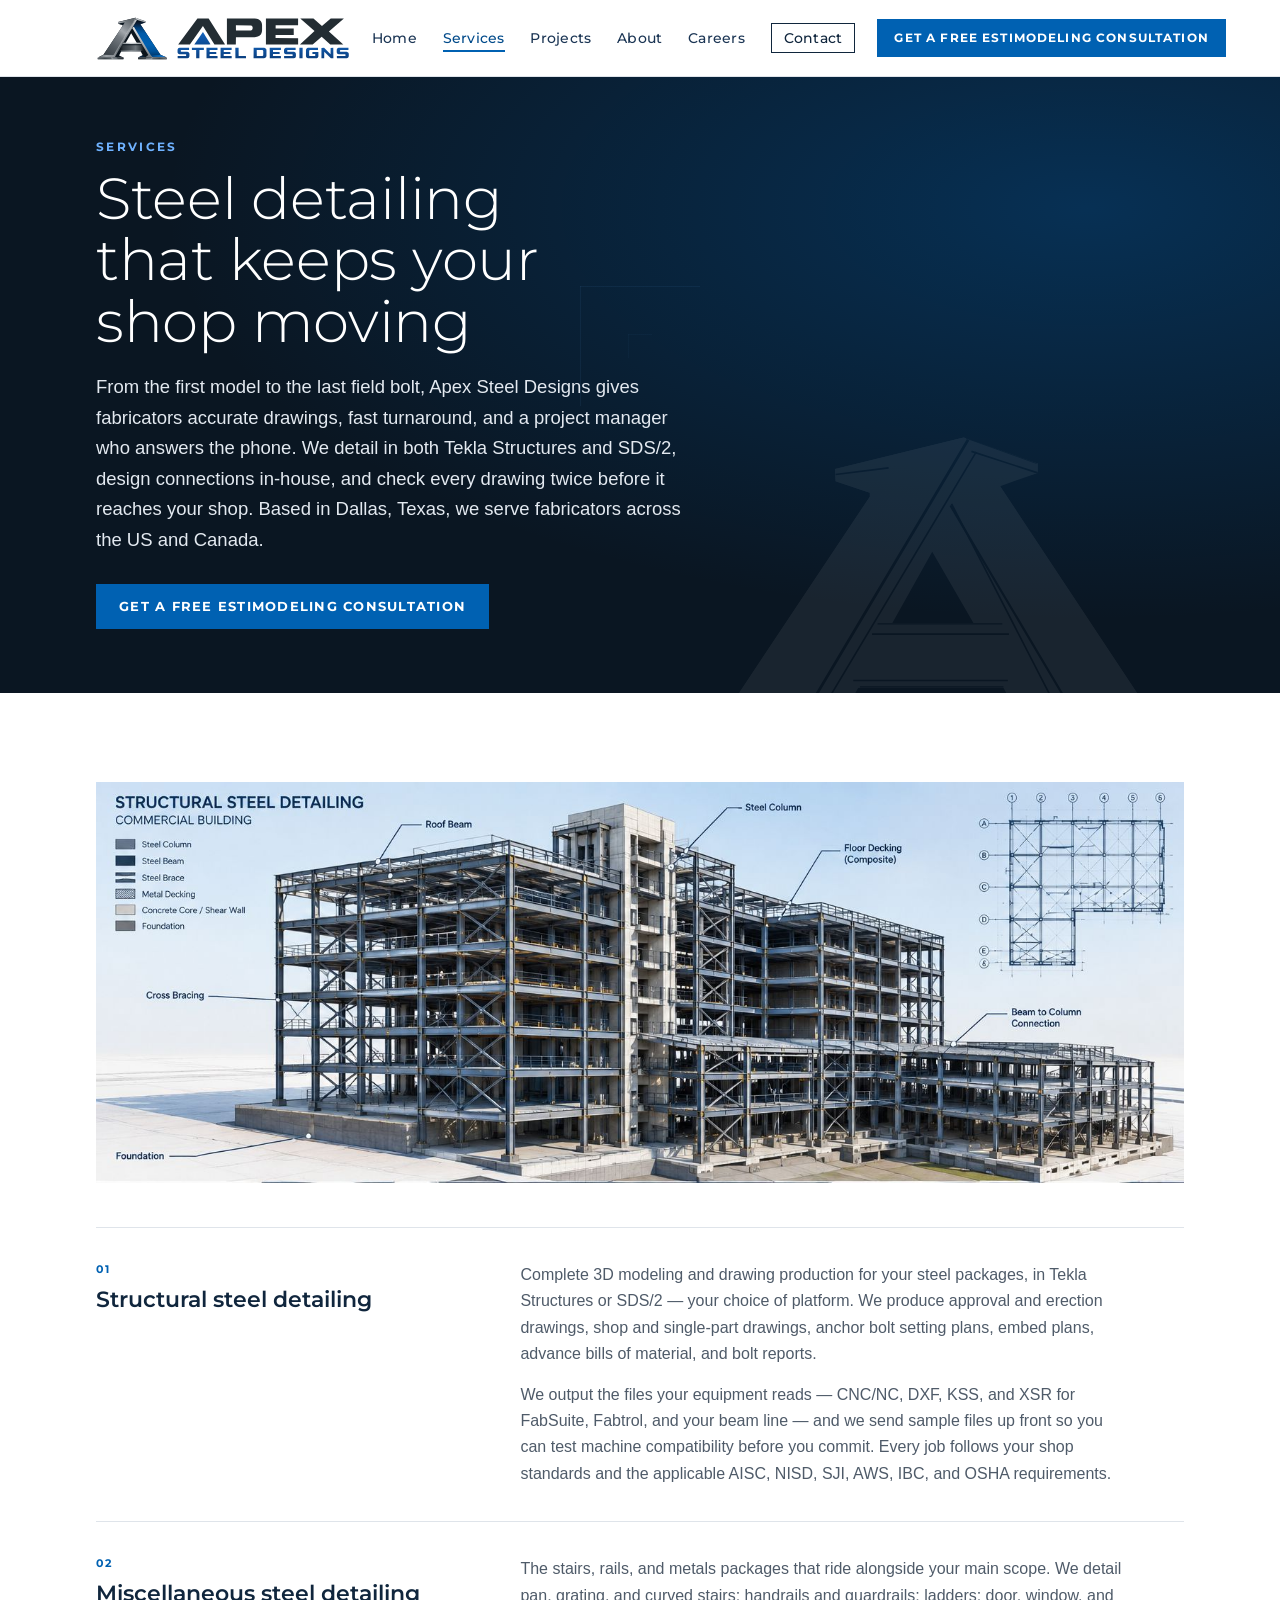
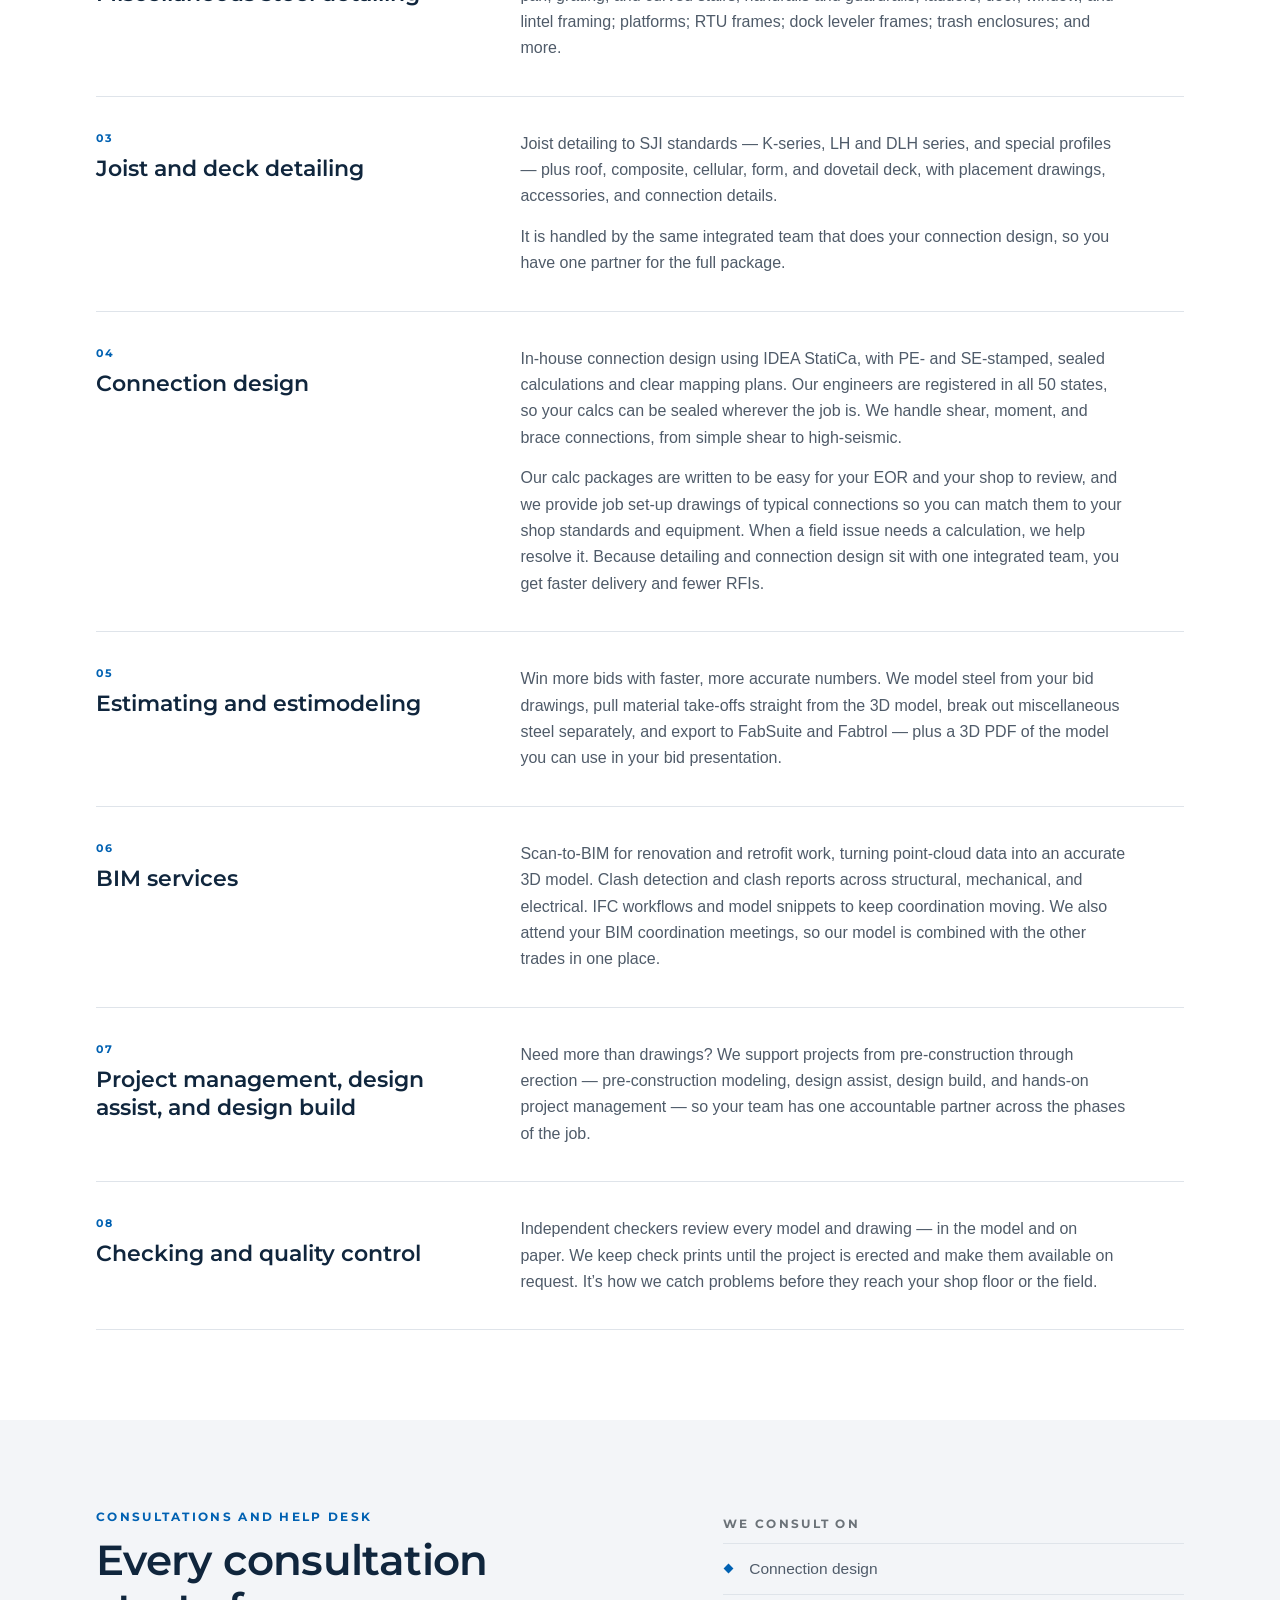
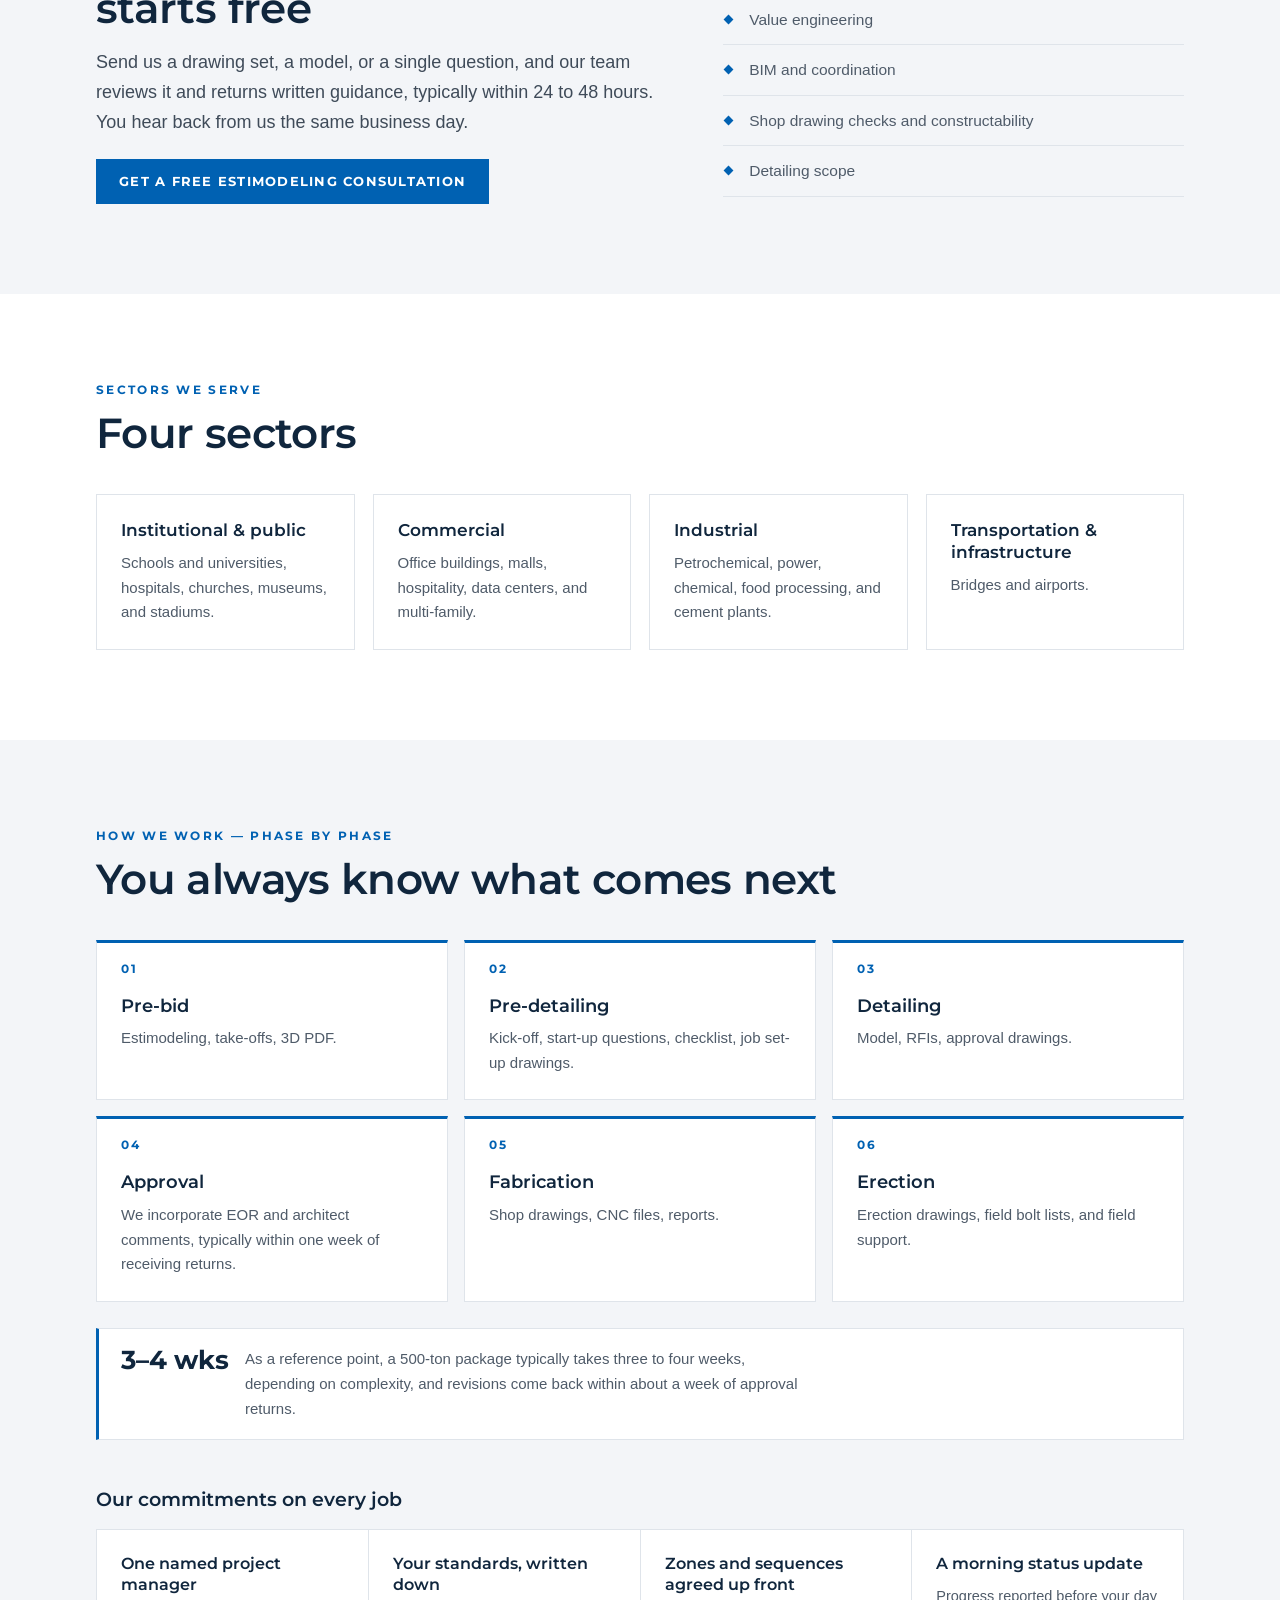
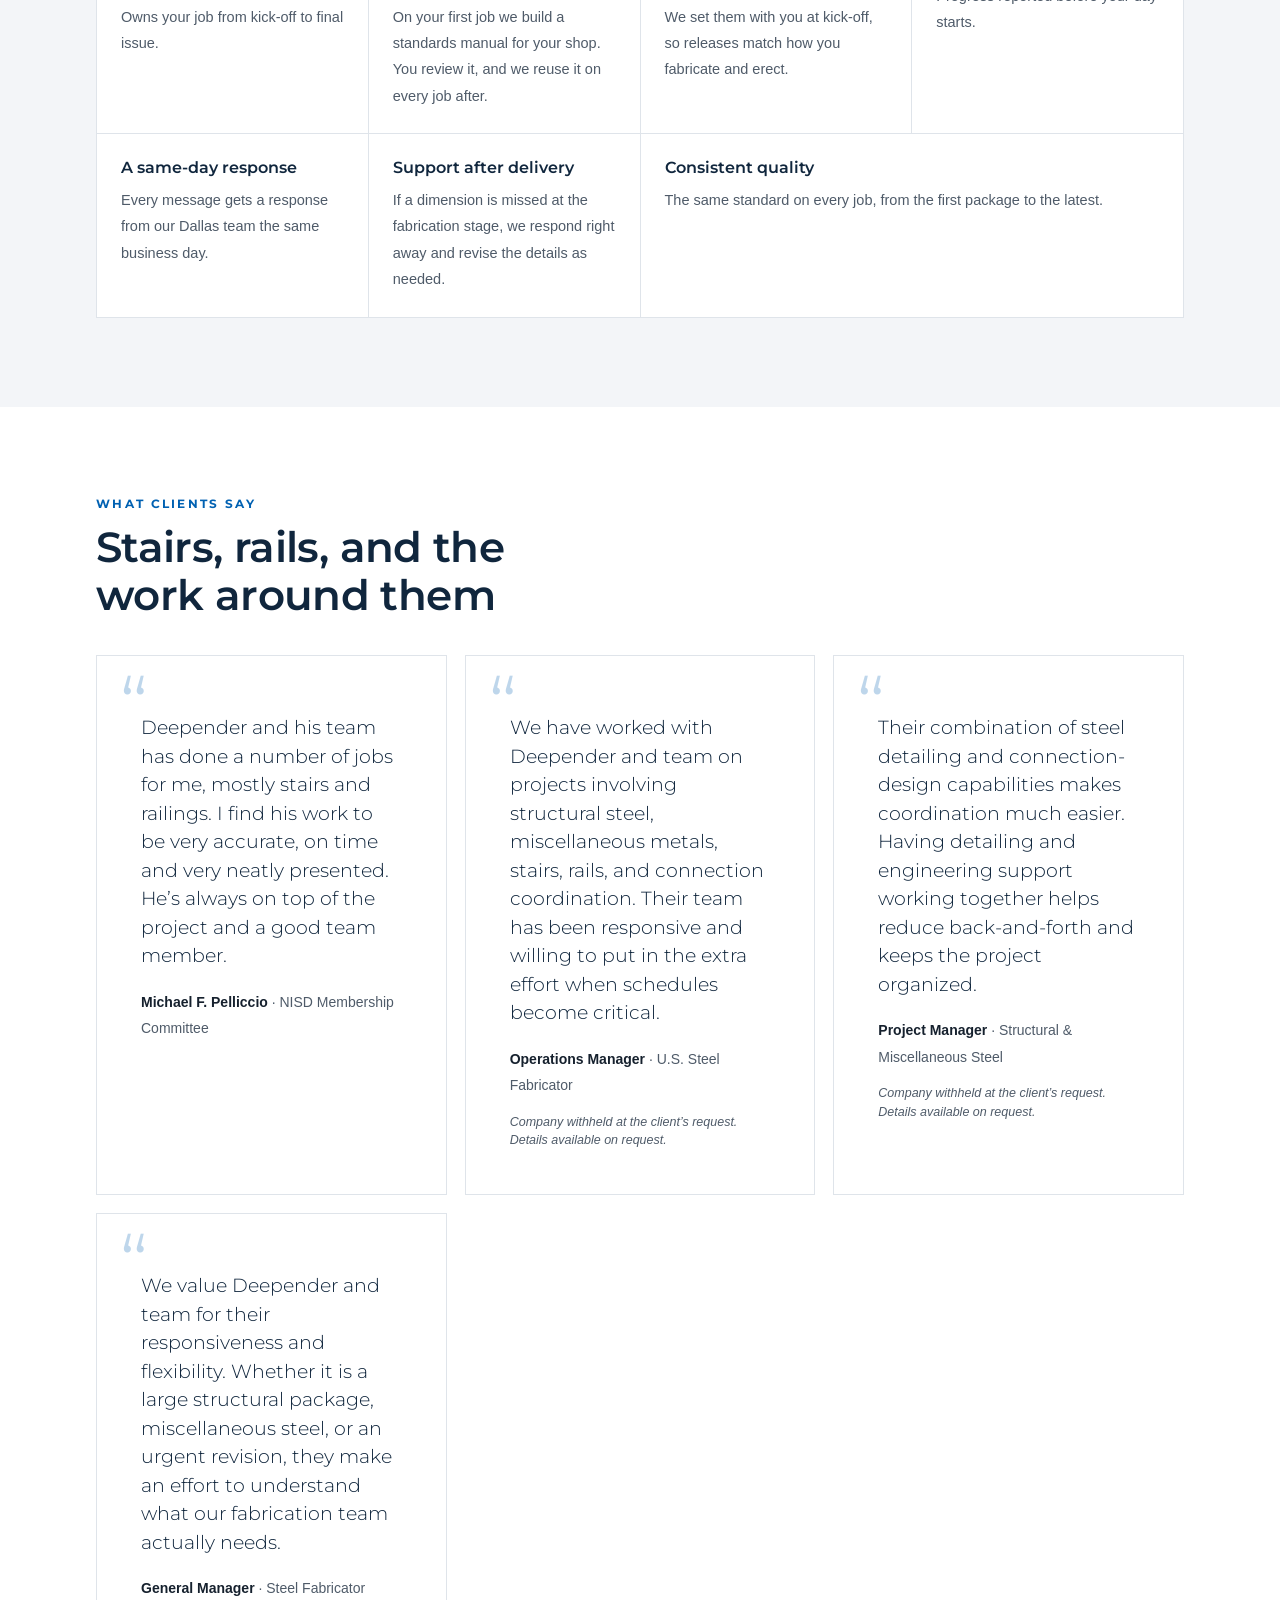
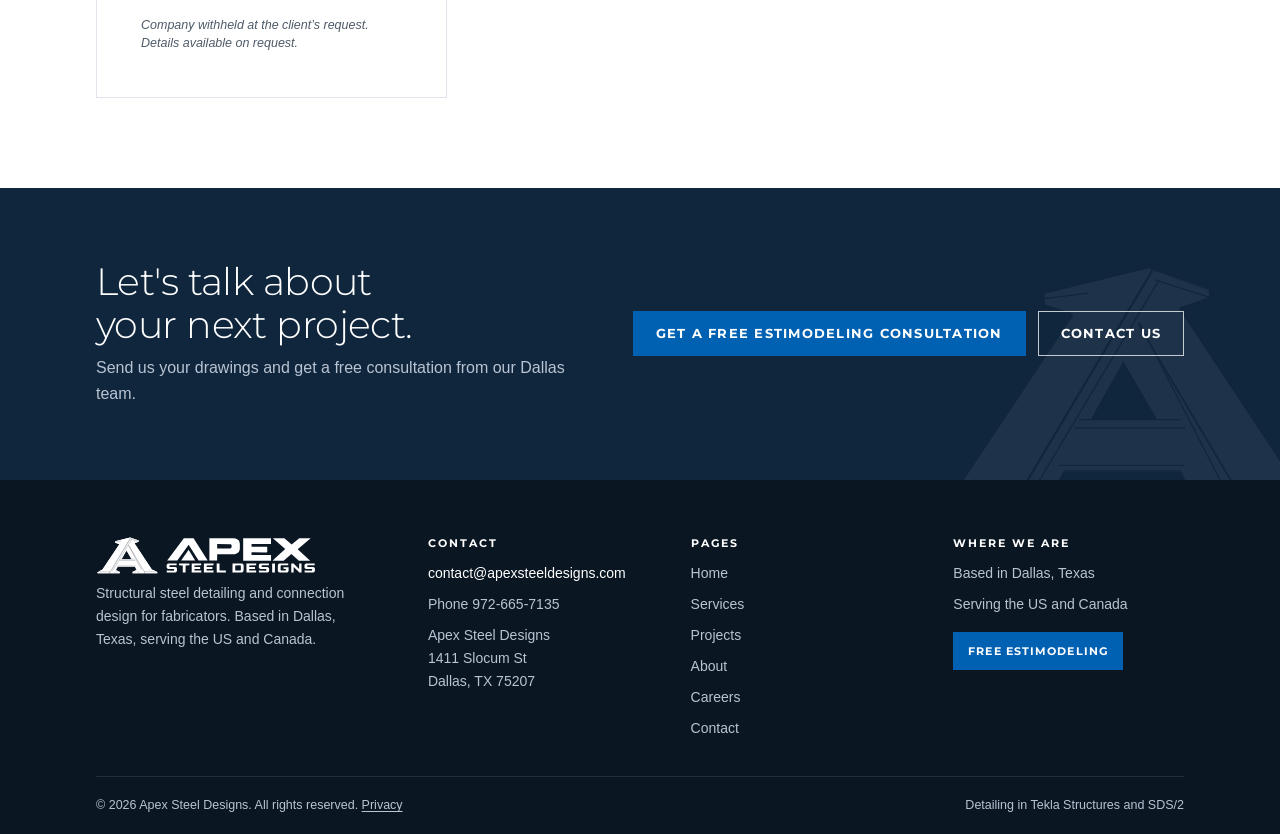
<file: services.html>
<!DOCTYPE html>
<html lang="en">
<head>
<meta charset="UTF-8">
<meta name="viewport" content="width=device-width, initial-scale=1, viewport-fit=cover">
<title>Steel Detailing &amp; Connection Design Services | Apex</title>
<meta name="description" content="Structural and misc steel detailing, connection design, BIM coordination, and independent checking for fabricators across the US and Canada. Dallas, TX. Free initial consultation.">
<link rel="canonical" href="https://www.apexsteeldesigns.com/services.html">
<meta property="og:type" content="website">
<meta property="og:site_name" content="Apex Steel Designs">
<meta property="og:title" content="Steel Detailing &amp; Connection Design Services | Apex">
<meta property="og:description" content="Structural and misc steel detailing, connection design, BIM coordination, and independent checking for fabricators across the US and Canada. Dallas, TX. Free initial consultation.">
<meta property="og:url" content="https://www.apexsteeldesigns.com/services.html">
<meta property="og:image" content="https://www.apexsteeldesigns.com/img/hero-home.jpg">
<meta name="theme-color" content="#0a1622">
<link rel="icon" href="img/apex-mark-color.svg" type="image/svg+xml">
<link rel="apple-touch-icon" href="img/apple-touch-icon.png">
<link rel="preconnect" href="https://fonts.googleapis.com"><link rel="preconnect" href="https://fonts.gstatic.com" crossorigin>
<link rel="stylesheet" href="https://fonts.googleapis.com/css2?family=Montserrat:wght@300;400;500;600;700&display=swap">
<link rel="stylesheet" href="style.css">
</head>
<body>
<a class="skip" href="#main">Skip to content</a>
<header class="site-header"><div class="container nav">
  <a class="brand" href="index.html"><img src="img/apex-horizontal-color.svg" alt="Apex Steel Designs" width="254" height="44"></a>
  <nav class="links" aria-label="Main"><a href="index.html">Home</a><a href="services.html" aria-current="page">Services</a><a href="projects.html">Projects</a><a href="about.html">About</a><a href="careers.html">Careers</a><a href="contact.html" class="nav-contact">Contact</a></nav>
  <a class="header-cta" href="contact.html#consultation"><span class="long">Get a Free Estimodeling Consultation</span><span class="short">Free Estimodeling</span></a>
  <button class="menu-btn" type="button" aria-expanded="false" aria-controls="menu"><span class="bars"><i></i></span><span class="lbl">MENU</span></button>
</div></header>
<div class="overlay on-dark" id="menu" role="dialog" aria-modal="true" aria-label="Site menu">
  <div class="container">
    <div class="overlay-top"><a class="brand" href="index.html"><img src="img/apex-horizontal-white.svg" alt="Apex Steel Designs" width="254" height="44"></a>
      <button class="menu-btn close" type="button" style="display:inline-flex">CLOSE ✕</button></div>
    <ul><li><a href="index.html">Home</a></li><li><a href="services.html" aria-current="page">Services</a></li><li><a href="projects.html">Projects</a></li><li><a href="about.html">About</a></li><li><a href="careers.html">Careers</a></li><li><a href="contact.html">Contact</a></li></ul>
    <a class="btn o-cta" href="contact.html#consultation">Get a Free Estimodeling Consultation</a>
    <p class="o-contact">Email <a href="mailto:contact@apexsteeldesigns.com">contact@apexsteeldesigns.com</a></p>
  </div>
</div>
<main id="main">
<section class="hero inner"><div class="container">
  <p class="kicker">Services</p>
  <h1>Steel detailing that keeps your shop moving</h1>
  <p class="lede">From the first model to the last field bolt, Apex Steel Designs gives fabricators accurate drawings, fast turnaround, and a project manager who answers the phone. We detail in both Tekla Structures and SDS/2, design connections in-house, and check every drawing twice before it reaches your shop. Based in Dallas, Texas, we serve fabricators across the US and Canada.</p>
  <div class="cta-row"><a class="btn" href="contact.html#consultation">Get a Free Estimodeling Consultation</a></div>
</div></section>

<section class="s" id="what-we-do"><div class="container">
  <figure class="ph" style="margin-bottom:44px"><img class="photo natural" src="img/detailing-diagram.jpg" alt="Structural steel detailing of a commercial building: columns, beams, bracing, decking, and beam-to-column connections" width="1536" height="566"></figure>
  <div class="svc" id="detailing"><div><span class="n">01</span><h3>Structural steel detailing</h3></div><div><p>Complete 3D modeling and drawing production for your steel packages, in Tekla Structures or SDS/2 — your choice of platform. We produce approval and erection drawings, shop and single-part drawings, anchor bolt setting plans, embed plans, advance bills of material, and bolt reports.</p><p>We output the files your equipment reads — CNC/NC, DXF, KSS, and XSR for FabSuite, Fabtrol, and your beam line — and we send sample files up front so you can test machine compatibility before you commit. Every job follows your shop standards and the applicable AISC, NISD, SJI, AWS, IBC, and OSHA requirements.</p></div></div>
  <div class="svc" id="misc"><div><span class="n">02</span><h3>Miscellaneous steel detailing</h3></div><div><p>The stairs, rails, and metals packages that ride alongside your main scope. We detail pan, grating, and curved stairs; handrails and guardrails; ladders; door, window, and lintel framing; platforms; RTU frames; dock leveler frames; trash enclosures; and more.</p></div></div>
  <div class="svc" id="joist-deck"><div><span class="n">03</span><h3>Joist and deck detailing</h3></div><div><p>Joist detailing to SJI standards — K-series, LH and DLH series, and special profiles — plus roof, composite, cellular, form, and dovetail deck, with placement drawings, accessories, and connection details.</p><p>It is handled by the same integrated team that does your connection design, so you have one partner for the full package.</p></div></div>
  <div class="svc" id="connection-design"><div><span class="n">04</span><h3>Connection design</h3></div><div><p>In-house connection design using IDEA StatiCa, with PE- and SE-stamped, sealed calculations and clear mapping plans. Our engineers are registered in all 50 states, so your calcs can be sealed wherever the job is. We handle shear, moment, and brace connections, from simple shear to high-seismic.</p><p>Our calc packages are written to be easy for your EOR and your shop to review, and we provide job set-up drawings of typical connections so you can match them to your shop standards and equipment. When a field issue needs a calculation, we help resolve it. Because detailing and connection design sit with one integrated team, you get faster delivery and fewer RFIs.</p></div></div>
  <div class="svc" id="estimating"><div><span class="n">05</span><h3>Estimating and estimodeling</h3></div><div><p>Win more bids with faster, more accurate numbers. We model steel from your bid drawings, pull material take-offs straight from the 3D model, break out miscellaneous steel separately, and export to FabSuite and Fabtrol — plus a 3D PDF of the model you can use in your bid presentation.</p></div></div>
  <div class="svc" id="bim"><div><span class="n">06</span><h3>BIM services</h3></div><div><p>Scan-to-BIM for renovation and retrofit work, turning point-cloud data into an accurate 3D model. Clash detection and clash reports across structural, mechanical, and electrical. IFC workflows and model snippets to keep coordination moving. We also attend your BIM coordination meetings, so our model is combined with the other trades in one place.</p></div></div>
  <div class="svc" id="project-management"><div><span class="n">07</span><h3>Project management, design assist, and design build</h3></div><div><p>Need more than drawings? We support projects from pre-construction through erection — pre-construction modeling, design assist, design build, and hands-on project management — so your team has one accountable partner across the phases of the job.</p></div></div>
  <div class="svc" id="checking"><div><span class="n">08</span><h3>Checking and quality control</h3></div><div><p>Independent checkers review every model and drawing — in the model and on paper. We keep check prints until the project is erected and make them available on request. It’s how we catch problems before they reach your shop floor or the field.</p></div></div>
</div></section>

<section class="s soft" id="consultations"><div class="container">
  <div class="split">
    <div>
      <p class="kicker">Consultations and Help Desk</p>
      <h2>Every consultation starts free</h2>
      <p class="lead">Send us a drawing set, a model, or a single question, and our team reviews it and returns written guidance, typically within 24 to 48 hours. You hear back from us the same business day.</p>
      <div class="cta-row" style="margin-top:22px"><a class="btn" href="contact.html#consultation">Get a Free Estimodeling Consultation</a></div>
    </div>
    <div>
      <p class="kicker" style="color:var(--steel)">We consult on</p>
      <ul class="bullets" style="margin-top:0">
        <li>Connection design</li><li>Value engineering</li><li>BIM and coordination</li><li>Shop drawing checks and constructability</li><li>Detailing scope</li>
      </ul>
    </div>
  </div>
</div></section>

<section class="s" id="sectors"><div class="container">
  <div class="head"><p class="kicker">Sectors we serve</p><h2>Four sectors</h2></div>
  <div class="sectors">
    <div class="sector"><h3>Institutional &amp; public</h3><p>Schools and universities, hospitals, churches, museums, and stadiums.</p></div>
    <div class="sector"><h3>Commercial</h3><p>Office buildings, malls, hospitality, data centers, and multi-family.</p></div>
    <div class="sector"><h3>Industrial</h3><p>Petrochemical, power, chemical, food processing, and cement plants.</p></div>
    <div class="sector"><h3>Transportation &amp; infrastructure</h3><p>Bridges and airports.</p></div>
  </div>
</div></section>

<section class="s soft" id="process"><div class="container">
  <div class="head"><p class="kicker">How we work — phase by phase</p><h2>You always know what comes next</h2></div>
  <ol class="steps">
    <li><h3>Pre-bid</h3><p>Estimodeling, take-offs, 3D PDF.</p></li>
    <li><h3>Pre-detailing</h3><p>Kick-off, start-up questions, checklist, job set-up drawings.</p></li>
    <li><h3>Detailing</h3><p>Model, RFIs, approval drawings.</p></li>
    <li><h3>Approval</h3><p>We incorporate EOR and architect comments, typically within one week of receiving returns.</p></li>
    <li><h3>Fabrication</h3><p>Shop drawings, CNC files, reports.</p></li>
    <li><h3>Erection</h3><p>Erection drawings, field bolt lists, and field support.</p></li>
  </ol>
  <div class="callout"><b>3–4 wks</b><p>As a reference point, a 500-ton package typically takes three to four weeks, depending on complexity, and revisions come back within about a week of approval returns.</p></div>

  <h3 style="margin:48px 0 16px">Our commitments on every job</h3>
  <div class="commit">
    <div><b>One named project manager</b><span>Owns your job from kick-off to final issue.</span></div>
    <div><b>Your standards, written down</b><span>On your first job we build a standards manual for your shop. You review it, and we reuse it on every job after.</span></div>
    <div><b>Zones and sequences agreed up front</b><span>We set them with you at kick-off, so releases match how you fabricate and erect.</span></div>
    <div><b>A morning status update</b><span>Progress reported before your day starts.</span></div>
    <div><b>A same-day response</b><span>Every message gets a response from our Dallas team the same business day.</span></div>
    <div><b>Support after delivery</b><span>If a dimension is missed at the fabrication stage, we respond right away and revise the details as needed.</span></div>
    <div><b>Consistent quality</b><span>The same standard on every job, from the first package to the latest.</span></div>
  </div>
</div></section>

<section class="s" id="testimonials"><div class="container">
  <div class="head"><p class="kicker">What clients say</p><h2>Stairs, rails, and the work around them</h2></div>
  <div class="quotes"><figure class="quote">
  <blockquote>Deepender and his team has done a number of jobs for me, mostly stairs and railings. I find his work to be very accurate, on time and very neatly presented. He’s always on top of the project and a good team member.</blockquote>
  <cite><b>Michael F. Pelliccio</b> · NISD Membership Committee</cite>
</figure>
<figure class="quote">
  <blockquote>We have worked with Deepender and team on projects involving structural steel, miscellaneous metals, stairs, rails, and connection coordination. Their team has been responsive and willing to put in the extra effort when schedules become critical.</blockquote>
  <cite><b>Operations Manager</b> · U.S. Steel Fabricator</cite>
  <p class="conf">Company withheld at the client’s request. Details available on request.</p>
</figure>
<figure class="quote">
  <blockquote>Their combination of steel detailing and connection-design capabilities makes coordination much easier. Having detailing and engineering support working together helps reduce back-and-forth and keeps the project organized.</blockquote>
  <cite><b>Project Manager</b> · Structural &amp; Miscellaneous Steel</cite>
  <p class="conf">Company withheld at the client’s request. Details available on request.</p>
</figure>
<figure class="quote">
  <blockquote>We value Deepender and team for their responsiveness and flexibility. Whether it is a large structural package, miscellaneous steel, or an urgent revision, they make an effort to understand what our fabrication team actually needs.</blockquote>
  <cite><b>General Manager</b> · Steel Fabricator</cite>
  <p class="conf">Company withheld at the client’s request. Details available on request.</p>
</figure>
<!-- ADD MORE TESTIMONIALS: copy a block below inside .quotes, after the figure above. Cards share the row automatically (1 = full width, 2-3 = columns).
  <figure class="quote">
    <blockquote>REAL QUOTE FROM A REAL CLIENT, with their written OK.</blockquote>
    <cite><b>Name, or role only</b> · Title, steel fabricator, State</cite>
    <p class="conf">Company withheld at the client's request. Details available on request.</p>
  </figure>
  --></div>
</div></section>
<section class="closer on-dark"><div class="container">
  <div><h2>Let's talk about your next project.</h2><p>Send us your drawings and get a free consultation from our Dallas team.</p></div>
  <div class="cta-row"><a class="btn" href="contact.html#consultation">Get a Free Estimodeling Consultation</a><a class="btn ghost" href="contact.html#general">Contact Us</a></div>
</div></section>
</main>
<footer class="on-dark"><div class="container">
  <div class="fgrid">
    <div class="fbrand"><img src="img/apex-horizontal-white.svg" alt="Apex Steel Designs" width="220" height="38">
      <p>Structural steel detailing and connection design for fabricators. Based in Dallas, Texas, serving the US and Canada.</p></div>
    <div><h4>Contact</h4><ul>
      <li><a class="email" href="mailto:contact@apexsteeldesigns.com">contact@apexsteeldesigns.com</a></li>
      <li>Phone <a href="tel:+19726657135">972-665-7135</a></li>
      <li>Apex Steel Designs<br>1411 Slocum St<br>Dallas, TX 75207</li></ul></div>
    <div><h4>Pages</h4><ul><li><a href="index.html">Home</a></li><li><a href="services.html">Services</a></li><li><a href="projects.html">Projects</a></li><li><a href="about.html">About</a></li><li><a href="careers.html">Careers</a></li><li><a href="contact.html">Contact</a></li></ul></div>
    <div><h4>Where we are</h4><ul><li>Based in Dallas, Texas</li><li>Serving the US and Canada</li></ul>
      <p style="margin-top:16px"><a class="btn" href="contact.html#consultation" style="padding:11px 14px;font-size:11px">Free Estimodeling</a></p></div>
  </div>
  <div class="fbottom"><span>© 2026 Apex Steel Designs. All rights reserved. <a href="privacy.html">Privacy</a></span><span>Detailing in Tekla Structures and SDS/2</span></div>
</div></footer>
<script src="site.js"></script>
</body>
</html>
</file>
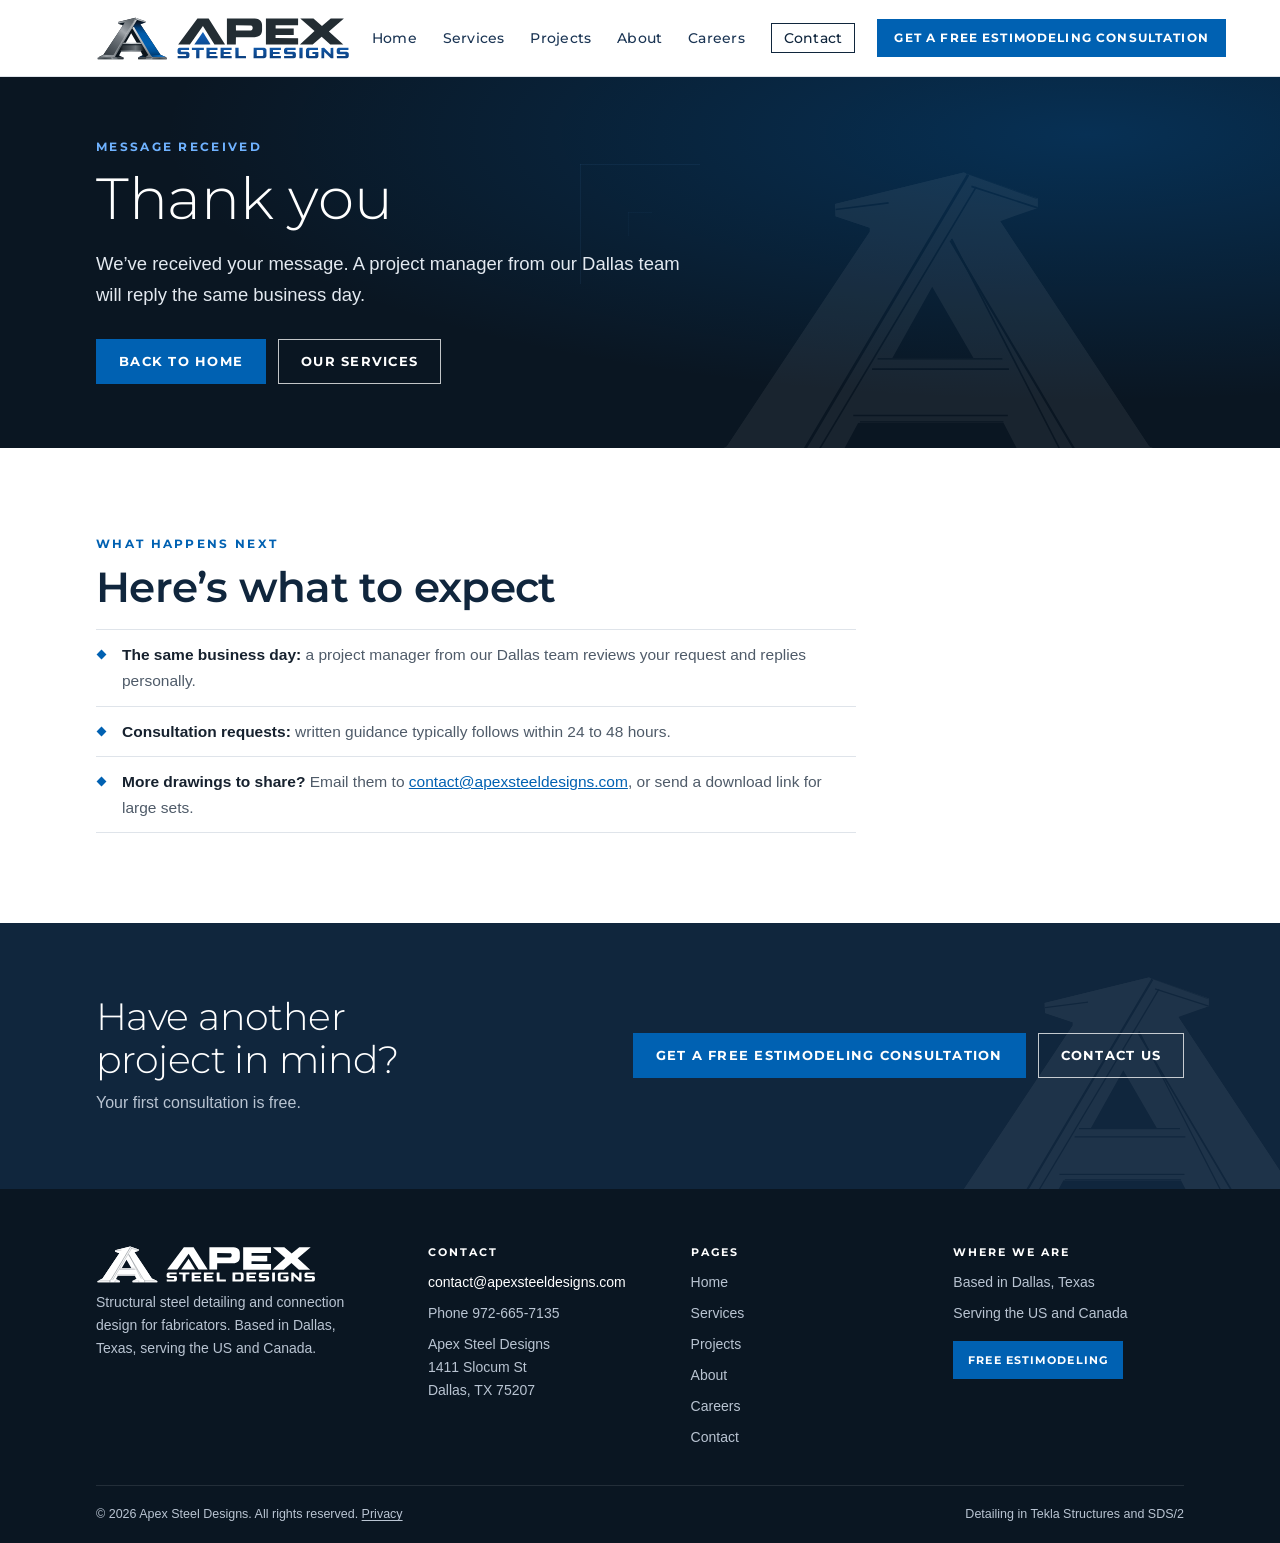
<file: thanks.html>
<!DOCTYPE html>
<html lang="en">
<head>
<meta charset="UTF-8">
<meta name="viewport" content="width=device-width, initial-scale=1, viewport-fit=cover">
<title>Thank You | Apex Steel Designs</title>
<meta name="description" content="Your message to Apex Steel Designs has been received.">
<meta name="robots" content="noindex"><link rel="canonical" href="https://www.apexsteeldesigns.com/thanks.html">
<meta property="og:type" content="website">
<meta property="og:site_name" content="Apex Steel Designs">
<meta property="og:title" content="Thank You | Apex Steel Designs">
<meta property="og:description" content="Your message to Apex Steel Designs has been received.">
<meta property="og:url" content="https://www.apexsteeldesigns.com/thanks.html">
<meta property="og:image" content="https://www.apexsteeldesigns.com/img/hero-home.jpg">
<meta name="theme-color" content="#0a1622">
<link rel="icon" href="img/apex-mark-color.svg" type="image/svg+xml">
<link rel="apple-touch-icon" href="img/apple-touch-icon.png">
<link rel="preconnect" href="https://fonts.googleapis.com"><link rel="preconnect" href="https://fonts.gstatic.com" crossorigin>
<link rel="stylesheet" href="https://fonts.googleapis.com/css2?family=Montserrat:wght@300;400;500;600;700&display=swap">
<link rel="stylesheet" href="style.css">
</head>
<body>
<a class="skip" href="#main">Skip to content</a>
<header class="site-header"><div class="container nav">
  <a class="brand" href="index.html"><img src="img/apex-horizontal-color.svg" alt="Apex Steel Designs" width="254" height="44"></a>
  <nav class="links" aria-label="Main"><a href="index.html">Home</a><a href="services.html">Services</a><a href="projects.html">Projects</a><a href="about.html">About</a><a href="careers.html">Careers</a><a href="contact.html" class="nav-contact">Contact</a></nav>
  <a class="header-cta" href="contact.html#consultation"><span class="long">Get a Free Estimodeling Consultation</span><span class="short">Free Estimodeling</span></a>
  <button class="menu-btn" type="button" aria-expanded="false" aria-controls="menu"><span class="bars"><i></i></span><span class="lbl">MENU</span></button>
</div></header>
<div class="overlay on-dark" id="menu" role="dialog" aria-modal="true" aria-label="Site menu">
  <div class="container">
    <div class="overlay-top"><a class="brand" href="index.html"><img src="img/apex-horizontal-white.svg" alt="Apex Steel Designs" width="254" height="44"></a>
      <button class="menu-btn close" type="button" style="display:inline-flex">CLOSE ✕</button></div>
    <ul><li><a href="index.html">Home</a></li><li><a href="services.html">Services</a></li><li><a href="projects.html">Projects</a></li><li><a href="about.html">About</a></li><li><a href="careers.html">Careers</a></li><li><a href="contact.html">Contact</a></li></ul>
    <a class="btn o-cta" href="contact.html#consultation">Get a Free Estimodeling Consultation</a>
    <p class="o-contact">Email <a href="mailto:contact@apexsteeldesigns.com">contact@apexsteeldesigns.com</a></p>
  </div>
</div>
<main id="main">
<section class="hero inner"><div class="container">
  <p class="kicker">Message received</p>
  <h1 id="ty-title">Thank you</h1>
  <p class="lede" id="ty-text">We’ve received your message. A project manager from our Dallas team will reply the same business day.</p>
  <div class="cta-row"><a class="btn" href="index.html">Back to home</a><a class="btn ghost" href="services.html">Our services</a></div>
</div></section>
<section class="s"><div class="container"><div class="head" style="margin:0">
  <p class="kicker">What happens next</p><h2>Here’s what to expect</h2>
  <ul class="bullets">
    <li><strong>The same business day:</strong> a project manager from our Dallas team reviews your request and replies personally.</li>
    <li><strong>Consultation requests:</strong> written guidance typically follows within 24 to 48 hours.</li>
    <li><strong>More drawings to share?</strong> Email them to <a href="mailto:contact@apexsteeldesigns.com" style="color:var(--blue);text-decoration:underline">contact@apexsteeldesigns.com</a>, or send a download link for large sets.</li>
  </ul></div></div></section>
<section class="closer on-dark"><div class="container">
  <div><h2>Have another project in mind?</h2><p>Your first consultation is free.</p></div>
  <div class="cta-row"><a class="btn" href="contact.html#consultation">Get a Free Estimodeling Consultation</a><a class="btn ghost" href="contact.html#general">Contact Us</a></div>
</div></section>
</main>
<footer class="on-dark"><div class="container">
  <div class="fgrid">
    <div class="fbrand"><img src="img/apex-horizontal-white.svg" alt="Apex Steel Designs" width="220" height="38">
      <p>Structural steel detailing and connection design for fabricators. Based in Dallas, Texas, serving the US and Canada.</p></div>
    <div><h4>Contact</h4><ul>
      <li><a class="email" href="mailto:contact@apexsteeldesigns.com">contact@apexsteeldesigns.com</a></li>
      <li>Phone <a href="tel:+19726657135">972-665-7135</a></li>
      <li>Apex Steel Designs<br>1411 Slocum St<br>Dallas, TX 75207</li></ul></div>
    <div><h4>Pages</h4><ul><li><a href="index.html">Home</a></li><li><a href="services.html">Services</a></li><li><a href="projects.html">Projects</a></li><li><a href="about.html">About</a></li><li><a href="careers.html">Careers</a></li><li><a href="contact.html">Contact</a></li></ul></div>
    <div><h4>Where we are</h4><ul><li>Based in Dallas, Texas</li><li>Serving the US and Canada</li></ul>
      <p style="margin-top:16px"><a class="btn" href="contact.html#consultation" style="padding:11px 14px;font-size:11px">Free Estimodeling</a></p></div>
  </div>
  <div class="fbottom"><span>© 2026 Apex Steel Designs. All rights reserved. <a href="privacy.html">Privacy</a></span><span>Detailing in Tekla Structures and SDS/2</span></div>
</div></footer>
<script src="site.js"></script>
</body>
</html>
</file>
<file: style.css>
/* Apex Steel Designs — site styles
   Visual language carried over from the first version of the site (full-bleed hero, light Montserrat
   display type, kicker labels, bordered cards, numbered process cards, dark closing band).
   Colors now follow the logo: steel blue (right leg / triangle) and steel gray (left leg) on deep navy.
   Single light theme by choice. */

:root{
  --ink-deep:#0a1622;      /* near the logo outline color; footer, menu, dark bands */
  --navy:#10263d;          /* headings */
  --navy-2:#1b3554;
  --blue:#0061b2;          /* logo blue — buttons, links, accents on light */
  --blue-dark:#004a8a;
  --blue-light:#6fb2ff;    /* accents on dark backgrounds */
  --steel:#6b7278;         /* logo gray */
  --steel-light:#c4c8cc;
  --ink:#16212e;
  --muted:#4f5b69;
  --line:#dfe4ea;
  --soft:#f3f5f8;
  --white:#ffffff;
  --on-dark:#ffffff;
  --on-dark-muted:#b9c4d2;

  --display:"Montserrat","Helvetica Neue",Arial,sans-serif;
  --body:Arial,"Helvetica Neue",Helvetica,sans-serif;
  --max:1200px;
  --ease:cubic-bezier(.22,.61,.36,1);
  --header-h:76px;
  color-scheme:light;
}
*{box-sizing:border-box}
html{scroll-behavior:smooth;-webkit-text-size-adjust:100%}
[id]{scroll-margin-top:calc(var(--header-h) + 12px)}
body{margin:0;font-family:var(--body);font-size:16px;line-height:1.65;color:var(--ink);background:var(--white)}
a{color:inherit;text-decoration:none}
img{max-width:100%;display:block}
.container{width:100%;max-width:var(--max);margin-inline:auto;padding-inline:clamp(16px,4.5vw,56px)}
:focus-visible{outline:2px solid var(--blue);outline-offset:3px}
.on-dark :focus-visible,.site-header :focus-visible,.overlay :focus-visible,footer :focus-visible{outline-color:#fff}
.skip{position:absolute;left:12px;top:-60px;z-index:60;background:#fff;color:var(--navy);padding:10px 14px;font:600 13px var(--display)}
.skip:focus{top:12px}
html.lock{overflow:hidden}
[hidden]{display:none!important}

/* ---------- placeholders that still need owner input ---------- */
.tbd{display:inline-block;font:600 11px/1.4 var(--display);letter-spacing:.06em;color:#8a5a00;background:#fff6e0;
  border:1px dashed #d9a640;padding:2px 8px;vertical-align:middle;white-space:normal}
.on-dark .tbd{color:#ffd88a;background:rgba(255,216,138,.08);border-color:rgba(255,216,138,.6)}

/* ---------- header: white bar so the full-color logo shows as designed ---------- */
.site-header{position:fixed;inset:0 0 auto 0;z-index:30;color:var(--ink);background:#fff;padding-top:env(safe-area-inset-top,0px);
  border-bottom:1px solid var(--line);transition:box-shadow .3s var(--ease)}
.site-header.solid{box-shadow:0 6px 24px rgba(10,22,34,.12)}
.site-header :focus-visible{outline-color:var(--blue)}
.nav{height:var(--header-h);display:flex;align-items:center;gap:22px}
.brand{display:flex;align-items:center;flex:none}
.brand img{height:44px;width:auto}
.links{display:flex;align-items:center;gap:clamp(14px,2vw,26px);margin-left:auto;font:500 13.5px var(--display);letter-spacing:.02em}
.links a{position:relative;padding:6px 0;color:var(--navy-2);transition:color .2s}
.links a::after{content:"";position:absolute;left:0;right:0;bottom:0;height:2px;background:var(--blue);transform:scaleX(0);transition:transform .3s var(--ease)}
.links a:hover,.links a[aria-current="page"]{color:var(--blue-dark)}
.links a:hover::after,.links a[aria-current="page"]::after{transform:scaleX(1)}
.links a.nav-contact{border:1px solid var(--navy);padding:6px 12px;color:var(--navy)}
.links a.nav-contact::after{display:none}
.links a.nav-contact:hover,.links a.nav-contact[aria-current="page"]{background:var(--navy);color:#fff}
.header-cta{flex:none;display:inline-flex;align-items:center;background:var(--blue);color:#fff;border:1px solid var(--blue);
  padding:11px 16px;font:700 11.5px var(--display);letter-spacing:.1em;text-transform:uppercase;transition:background-color .2s,border-color .2s}
.header-cta:hover{background:var(--blue-dark);border-color:var(--blue-dark)}
.header-cta .short{display:none}
.menu-btn{display:none;align-items:center;gap:10px;background:transparent;color:var(--navy);border:1px solid var(--navy);
  padding:10px 13px;font:700 11px var(--display);letter-spacing:.14em;cursor:pointer}
.menu-btn:hover{background:var(--navy);color:#fff}
.overlay .menu-btn{color:#fff;border-color:rgba(255,255,255,.6)}
.overlay .menu-btn:hover{background:#fff;color:var(--navy)}
.bars{width:16px;height:10px;position:relative}
.bars::before,.bars::after,.bars i{content:"";position:absolute;left:0;right:0;height:1.5px;background:currentColor}
.bars::before{top:0}.bars i{top:4.25px}.bars::after{bottom:0}
@media(max-width:1180px){.links{display:none}.menu-btn{display:inline-flex}.header-cta{margin-left:auto}}
@media(max-width:600px){
  :root{--header-h:64px}
  .brand img{height:30px}
  .header-cta{padding:10px 10px;font-size:10.5px;letter-spacing:.05em}
  .header-cta .long{display:none}.header-cta .short{display:inline}
  .menu-btn .lbl{display:none}.menu-btn{padding:10px}
  .nav{gap:10px}
}
@media(max-width:380px){.brand img{height:25px}.header-cta{padding:9px 8px;font-size:10px}}

/* ---------- full-screen menu (tablet and phone) ---------- */
.overlay{position:fixed;inset:0;z-index:40;background:var(--ink-deep);color:#fff;overflow-y:auto;
  opacity:0;visibility:hidden;transition:opacity .3s var(--ease),visibility 0s linear .3s}
.overlay.open{opacity:1;visibility:visible;transition:opacity .3s var(--ease)}
.overlay-top{height:var(--header-h);display:flex;align-items:center;justify-content:space-between;padding-top:env(safe-area-inset-top,0px)}
.overlay ul{list-style:none;margin:18px 0 0;padding:0}
.overlay li{border-top:1px solid rgba(255,255,255,.12)}
.overlay .brand img{height:40px}
.overlay li a{display:block;padding:15px 0;font:300 clamp(26px,6vw,36px)/1.15 var(--display);letter-spacing:.01em}
.overlay li a[aria-current="page"]{color:var(--blue-light)}
.overlay .o-cta{margin:28px 0 12px;display:inline-flex}
.overlay .o-contact{color:var(--on-dark-muted);font-size:14px;padding-bottom:40px}
.overlay .o-contact a{color:#fff;text-decoration:underline;text-underline-offset:3px}

/* ---------- heroes ---------- */
.hero{position:relative;color:#fff;background:var(--ink-deep) center/cover no-repeat;display:flex;align-items:flex-end;min-height:min(720px,92vh)}
.hero::before{content:"";position:absolute;inset:0;background:linear-gradient(90deg,rgba(8,17,28,.92) 0%,rgba(8,17,28,.72) 45%,rgba(8,17,28,.2) 100%)}
.hero .container{position:relative;padding-block:calc(var(--header-h) + 60px) 64px}
.hero h1{font:300 clamp(36px,5.6vw,66px)/1.06 var(--display);letter-spacing:-.005em;margin:14px 0 20px;max-width:15ch;text-wrap:balance}
.hero .lede{font-size:clamp(16px,1.6vw,18.5px);line-height:1.65;max-width:600px;color:#e3e9f0;margin:0 0 30px}
.hero-home{background-image:url(img/hero-home.jpg);background-position:62% 50%}
/* inner pages: drawing-sheet grid instead of a photo */
.hero.inner{min-height:0;align-items:center;overflow:hidden;
  background-image:linear-gradient(rgba(111,178,255,.07) 1px,transparent 1px),linear-gradient(90deg,rgba(111,178,255,.07) 1px,transparent 1px),
    linear-gradient(rgba(111,178,255,.035) 1px,transparent 1px),linear-gradient(90deg,rgba(111,178,255,.035) 1px,transparent 1px);
  background-size:120px 120px,120px 120px,24px 24px,24px 24px;background-color:var(--ink-deep)}
.hero.inner::before{background:radial-gradient(ellipse at 85% 30%,rgba(0,97,178,.35),transparent 60%)}
.hero.inner::after{content:"";position:absolute;right:max(16px,calc((100vw - var(--max))/2 + 40px));bottom:-8%;width:min(42vw,520px);aspect-ratio:940/570;
  background:url(img/apex-mark-white.svg) center/contain no-repeat;opacity:.06;pointer-events:none}
.hero.inner .container{padding-block:calc(var(--header-h) + 64px) 64px}
.hero.inner h1{font-size:clamp(34px,5vw,58px);max-width:18ch}
.hero.inner .lede{margin-bottom:28px}
.hero.inner .lede:last-child{margin-bottom:0}
@media(max-width:700px){
  .hero{min-height:0}
  .hero::before{background:linear-gradient(180deg,rgba(8,17,28,.55) 0%,rgba(8,17,28,.9) 70%)}
  .hero .container{padding-block:calc(var(--header-h) + 120px) 44px}
  .hero.inner .container{padding-block:calc(var(--header-h) + 44px) 44px}
  .hero.inner::after{width:70vw;right:-10vw;bottom:-6%}
}

/* trust strip under the home hero */
.trust{background:var(--navy);color:#fff}
.trust ul{list-style:none;margin:0;padding:6px 0;display:grid;grid-template-columns:repeat(7,minmax(0,1fr));gap:0 18px}
.trust li{padding:16px 0;font-size:13px;color:var(--on-dark-muted);line-height:1.4;min-width:0}
.trust b{display:block;font:600 15px/1.25 var(--display);color:#fff;margin-bottom:3px}
@media(max-width:1100px){.trust ul{grid-template-columns:repeat(4,minmax(0,1fr))}}
@media(max-width:600px){.trust ul{grid-template-columns:1fr 1fr}.trust li{padding:12px 0}}

/* ---------- type + sections ---------- */
section.s{padding-block:clamp(56px,7vw,96px)}
section.s.soft{background:var(--soft)}
section.s.tight{padding-top:0}
.kicker{font:700 11.5px var(--display);letter-spacing:.2em;text-transform:uppercase;color:var(--blue);margin:0 0 12px}
.on-dark .kicker,.hero .kicker{color:var(--blue-light)}
h2{font:600 clamp(28px,3.4vw,42px)/1.15 var(--display);letter-spacing:-.015em;color:var(--navy);margin:0 0 16px;text-wrap:balance}
h3{font:600 19px/1.3 var(--display);color:var(--navy);margin:0 0 8px}
p{margin:0 0 14px;color:var(--muted);max-width:68ch}
.lead{font-size:18px;line-height:1.65;color:#3f4b59}
.head{max-width:760px;margin-bottom:36px}
.head p:last-child{margin-bottom:0}
.split{display:grid;grid-template-columns:minmax(0,1.1fr) minmax(0,.9fr);gap:clamp(32px,5vw,72px);align-items:center}
.split.top{align-items:start}
.split.flip > :first-child{order:2}
.photo{width:100%;aspect-ratio:4/3;object-fit:cover;background:var(--soft)}
.photo.wide{aspect-ratio:16/9}
figure.ph{margin:0}
figure.ph figcaption{font-size:12.5px;color:var(--muted);margin-top:10px}
@media(max-width:880px){.split{grid-template-columns:1fr}.split.flip > :first-child{order:0}}

.text-link{display:inline-flex;gap:8px;align-items:center;font:700 13px var(--display);letter-spacing:.06em;color:var(--blue);margin-top:10px;
  border-bottom:1px solid transparent;transition:gap .2s,border-color .2s}
.text-link:hover{gap:12px;border-color:currentColor}

/* buttons */
.btn{display:inline-flex;align-items:center;justify-content:center;gap:10px;padding:14px 22px;border:1px solid var(--blue);background:var(--blue);color:#fff;
  font:700 12.5px var(--display);letter-spacing:.1em;text-transform:uppercase;cursor:pointer;text-align:center;transition:background-color .2s,color .2s,border-color .2s}
.btn:hover{background:var(--blue-dark);border-color:var(--blue-dark)}
.btn.ghost{background:transparent;color:var(--navy);border-color:var(--navy)}
.btn.ghost:hover{background:var(--navy);color:#fff}
.on-dark .btn.ghost,.hero .btn.ghost{color:#fff;border-color:rgba(255,255,255,.75)}
.on-dark .btn.ghost:hover,.hero .btn.ghost:hover{background:#fff;color:var(--navy);border-color:#fff}
.cta-row{display:flex;flex-wrap:wrap;gap:12px}

/* cards */
.cards{display:grid;grid-template-columns:repeat(3,minmax(0,1fr));gap:18px}
.cards.two{grid-template-columns:repeat(2,minmax(0,1fr))}
.cards.four{grid-template-columns:repeat(4,minmax(0,1fr))}
.card{background:var(--white);border:1px solid var(--line);padding:26px;transition:border-color .2s,box-shadow .2s,transform .2s var(--ease)}
section.soft .card{border-color:#e2e7ee}
.card:hover{border-color:#c5d3e3;box-shadow:0 12px 28px rgba(16,38,61,.07);transform:translateY(-2px)}
.card p{margin:0;font-size:15px}
.card .n{display:block;font:700 11px var(--display);letter-spacing:.16em;color:var(--blue);margin-bottom:12px}
.card.feature{border-top:3px solid var(--blue)}
@media(max-width:980px){.cards,.cards.four{grid-template-columns:repeat(2,minmax(0,1fr))}}
@media(max-width:620px){.cards,.cards.two,.cards.four{grid-template-columns:1fr}}

/* service rows on the Services page */
.svc{display:grid;grid-template-columns:minmax(0,.36fr) minmax(0,.64fr);gap:clamp(20px,4vw,56px);padding-block:34px;border-top:1px solid var(--line)}
.svc:last-child{border-bottom:1px solid var(--line)}
.svc h3{font-size:22px;margin:0}
.svc .n{display:block;font:700 11px var(--display);letter-spacing:.16em;color:var(--blue);margin-bottom:10px}
.svc p{font-size:16px}
.svc p:last-child{margin-bottom:0}
@media(max-width:760px){.svc{grid-template-columns:1fr;gap:10px;padding-block:26px}}

/* checklist bullets */
.bullets{list-style:none;margin:18px 0 0;padding:0}
.bullets li{position:relative;padding:12px 0 12px 26px;border-top:1px solid var(--line);color:var(--muted);font-size:15.5px}
.bullets li:last-child{border-bottom:1px solid var(--line)}
.bullets li::before{content:"";position:absolute;left:2px;top:21px;width:7px;height:7px;background:var(--blue);transform:rotate(45deg)}
.bullets strong{color:var(--ink)}
.chips-inline{display:flex;flex-wrap:wrap;gap:8px;margin:14px 0 0;padding:0;list-style:none}
.chips-inline li{border:1px solid var(--line);background:var(--white);padding:6px 12px;font-size:14px;color:var(--ink)}
section.soft .chips-inline li{background:var(--white)}

/* numbered process */
.steps{list-style:none;margin:0;padding:0;display:grid;grid-template-columns:repeat(3,minmax(0,1fr));gap:16px;counter-reset:st}
.steps li{counter-increment:st;position:relative;background:var(--white);border:1px solid var(--line);border-top:3px solid var(--blue);padding:52px 24px 24px;min-width:0}
.steps li::before{content:counter(st,decimal-leading-zero);position:absolute;top:18px;left:24px;font:700 12px var(--display);letter-spacing:.16em;color:var(--blue)}
.steps h3{font-size:18px}
.steps p{margin:0;font-size:15px}
@media(max-width:980px){.steps{grid-template-columns:repeat(2,minmax(0,1fr))}}
@media(max-width:560px){.steps{grid-template-columns:1fr}}

.callout{margin-top:26px;display:flex;gap:16px;align-items:flex-start;background:var(--white);border:1px solid var(--line);border-left:3px solid var(--blue);padding:18px 22px}
.callout b{font:700 26px/1 var(--display);color:var(--navy);white-space:nowrap}
.callout p{margin:0;font-size:15px}

/* commitments */
.commit{display:grid;grid-template-columns:repeat(4,minmax(0,1fr));gap:1px;border:1px solid var(--line);background:var(--line)}
.commit div{padding:24px;background:var(--white)}
.commit div:last-child:nth-child(4n+3){grid-column:span 2}
.commit b{display:block;font:600 16px/1.3 var(--display);color:var(--navy);margin-bottom:8px}
.commit span{font-size:14.5px;color:var(--muted)}
@media(max-width:900px){.commit{grid-template-columns:1fr 1fr}}
@media(max-width:520px){.commit{grid-template-columns:1fr}.commit div:last-child:nth-child(4n+3){grid-column:auto}}

/* overnight cycle */
.cycle{list-style:none;margin:0;padding:0;display:grid;grid-template-columns:repeat(3,minmax(0,1fr));gap:0;border:1px solid rgba(255,255,255,.16)}
.cycle li{padding:24px;border-left:1px solid rgba(255,255,255,.16);position:relative}
.cycle li:first-child{border-left:0}
.cycle .when{display:block;font:700 11px var(--display);letter-spacing:.18em;text-transform:uppercase;color:var(--blue-light);margin-bottom:10px}
.cycle b{display:block;font:600 18px/1.3 var(--display);color:#fff;margin-bottom:6px}
.cycle span.d{font-size:14.5px;color:var(--on-dark-muted)}
@media(max-width:760px){.cycle{grid-template-columns:1fr}.cycle li{border-left:0}.cycle li+li{border-top:1px solid rgba(255,255,255,.16)}}

.band{background:var(--ink-deep);color:#fff}
.band h2{color:#fff}
.band p{color:var(--on-dark-muted)}

/* testimonial */
.quote{margin:0;background:var(--white);border:1px solid var(--line);padding:clamp(26px,4vw,44px);position:relative}
.quote::before{content:"\201C";position:absolute;top:10px;left:22px;font:300 84px/1 var(--display);color:var(--blue);opacity:.25}
.quote blockquote{margin:0 0 18px;font:300 clamp(19px,2vw,24px)/1.5 var(--display);color:var(--navy);position:relative}
.quote cite{font-style:normal;font-size:14px;color:var(--muted)}
.quote cite b{color:var(--ink);font-weight:700}
.quotes{display:grid;grid-template-columns:repeat(auto-fit,minmax(min(100%,300px),1fr));gap:18px;align-items:stretch}
.quote .conf{margin:14px 0 0;font-size:12.5px;line-height:1.5;color:var(--muted);font-style:italic}
.quotes:has(.quote:nth-child(2)) blockquote{font-size:clamp(16px,1.5vw,19px)}
.quote.more{display:flex;align-items:center;justify-content:center;border-style:dashed;text-align:center}
.quote.more::before{content:none}
@media(max-width:820px){.quotes{grid-template-columns:1fr}}

/* sectors */
.sectors{display:grid;grid-template-columns:repeat(4,minmax(0,1fr));gap:18px}
.sector{border:1px solid var(--line);background:var(--white);padding:24px}
.sector h3{font-size:17px;margin-bottom:10px}
.sector p{margin:0;font-size:15px}
@media(max-width:900px){.sectors{grid-template-columns:1fr 1fr}}@media(max-width:560px){.sectors{grid-template-columns:1fr}}

/* projects */
.pgroup{margin-top:44px}
.pgroup:first-of-type{margin-top:0}
.pgroup > h3{font-size:14px;letter-spacing:.14em;text-transform:uppercase;color:var(--steel);margin-bottom:14px;padding-bottom:10px;border-bottom:1px solid var(--line)}
.pcards{display:grid;grid-template-columns:repeat(2,minmax(0,1fr));gap:16px}
.pcard{background:var(--white);border:1px solid var(--line);padding:24px;display:flex;flex-direction:column;gap:8px}
.pcard h4{margin:0;font:600 18px/1.3 var(--display);color:var(--navy)}
.pcard .where{font-size:14px;color:var(--steel)}
.pcard p{margin:0;font-size:15px}
.pcard dl{margin:6px 0 0;display:grid;grid-template-columns:auto 1fr;gap:4px 14px;font-size:14px}
.pcard dt{font:700 11px var(--display);letter-spacing:.12em;text-transform:uppercase;color:var(--steel);padding-top:2px}
.pcard dd{margin:0;color:var(--ink)}
.pcard.placeholder{background:transparent;border-style:dashed;color:var(--muted);justify-content:center;min-height:120px}
.pcard.placeholder p{font-size:14px}
.badge{align-self:flex-start;font:700 10.5px var(--display);letter-spacing:.14em;text-transform:uppercase;padding:4px 9px}
.badge.ok{background:#e7f3ec;color:#1b6b3a}
.badge.ill{background:#eaf1fa;color:var(--blue-dark)}
.pcards.three{grid-template-columns:repeat(3,minmax(0,1fr))}
@media(max-width:900px){.pcards.three{grid-template-columns:1fr 1fr}}
@media(max-width:700px){.pcards,.pcards.three{grid-template-columns:1fr}}

/* sample drawing gallery */
.filters{display:flex;flex-wrap:wrap;gap:8px;margin-bottom:22px}
.filter{background:var(--white);border:1px solid var(--line);color:var(--ink);padding:9px 16px;font:600 13px var(--display);cursor:pointer;transition:all .2s}
.filter:hover{border-color:var(--blue)}
.filter[aria-pressed="true"]{background:var(--navy);border-color:var(--navy);color:#fff}
.filter .ct{opacity:.6;margin-left:6px;font-weight:400}
.gallery{display:grid;grid-template-columns:repeat(4,minmax(0,1fr));gap:14px}
.sheet{margin:0;background:var(--white);border:1px solid var(--line);transition:box-shadow .2s,transform .2s var(--ease)}
.sheet:hover{box-shadow:0 12px 28px rgba(16,38,61,.09);transform:translateY(-2px)}
.sheet a{display:block}
.sheet .thumb{aspect-ratio:3/2;background:var(--soft);overflow:hidden;display:flex;align-items:center;justify-content:center}
.sheet img{width:100%;height:100%;object-fit:cover;object-position:top center}
.sheet figcaption{display:flex;justify-content:space-between;align-items:center;gap:10px;padding:11px 13px;border-top:1px solid var(--line);font-size:13px;color:var(--muted)}
.sheet figcaption b{font:600 13.5px var(--display);color:var(--navy)}
.sheet figcaption .pdf{font:700 10px var(--display);letter-spacing:.12em;color:var(--blue);border:1px solid currentColor;padding:2px 6px;flex:none}
@media(max-width:1000px){.gallery{grid-template-columns:repeat(3,minmax(0,1fr))}}
@media(max-width:700px){.gallery{grid-template-columns:repeat(2,minmax(0,1fr))}}
@media(max-width:400px){.gallery{grid-template-columns:1fr}}

.clients{display:grid;grid-template-columns:repeat(3,minmax(0,1fr));gap:1px;background:var(--line);border:1px solid var(--line)}
.clients div{background:var(--white);padding:22px;min-height:96px;display:flex;flex-direction:column;justify-content:center;gap:4px}
.clients b{font:600 16px var(--display);color:var(--navy)}
.clients span{font-size:13.5px;color:var(--muted)}
@media(max-width:700px){.clients{grid-template-columns:1fr}}

/* about */
.values{display:grid;grid-template-columns:repeat(5,minmax(0,1fr));gap:0;border-top:1px solid var(--line)}
.values div{padding:22px 18px 0 0}
.values b{display:block;font:600 17px var(--display);color:var(--navy);margin-bottom:6px}
.values span{font-size:14.5px;color:var(--muted)}
@media(max-width:1000px){.values{grid-template-columns:repeat(3,minmax(0,1fr));row-gap:12px}}
@media(max-width:600px){.values{grid-template-columns:1fr 1fr}}@media(max-width:400px){.values{grid-template-columns:1fr}}
.mv{display:grid;grid-template-columns:1fr 1fr;gap:18px}
.mv div{background:var(--white);border:1px solid var(--line);border-left:3px solid var(--blue);padding:26px}
.mv strong{display:block;font:700 11.5px var(--display);letter-spacing:.18em;text-transform:uppercase;color:var(--blue);margin-bottom:10px}
.mv p{margin:0;font:400 18px/1.55 var(--display);color:var(--navy);max-width:none}
@media(max-width:700px){.mv{grid-template-columns:1fr}}
.team{display:grid;grid-template-columns:repeat(2,minmax(0,1fr));gap:18px}
.person{display:grid;grid-template-columns:96px minmax(0,1fr);gap:20px;align-items:start;background:var(--white);border:1px solid var(--line);padding:24px}
.avatar{width:96px;height:96px;background:var(--navy);color:#fff;display:flex;align-items:center;justify-content:center;font:300 30px var(--display);letter-spacing:.04em}
.avatar.alt{background:var(--steel)}
.avatar.photo-avatar{object-fit:cover;object-position:center 15%;display:block;background:#fff}
.person h3{margin:0 0 2px;font-size:19px}
.person .role{display:block;font-size:14px;color:var(--blue);font-weight:700;margin-bottom:10px}
.person p{margin:0 0 8px;font-size:15px}
.team-sub{margin:34px 0 14px;font:700 12px var(--display);letter-spacing:.16em;text-transform:uppercase;color:var(--steel)}
@media(max-width:820px){.team{grid-template-columns:1fr}}
@media(max-width:420px){.person{grid-template-columns:1fr}.avatar{width:72px;height:72px;font-size:24px}}
.places{display:grid;grid-template-columns:repeat(4,minmax(0,1fr));gap:0;border:1px solid rgba(255,255,255,.16);margin-top:28px}
.places div{padding:22px;border-left:1px solid rgba(255,255,255,.16)}
.places div:first-child{border-left:0}
.places.three{grid-template-columns:repeat(3,minmax(0,1fr))}
.places b{display:block;font:600 18px var(--display);color:#fff}
.places span{font-size:13.5px;color:var(--on-dark-muted)}
@media(max-width:760px){.places.three{grid-template-columns:1fr}.places.three div{border-left:0}.places.three div+div{border-top:1px solid rgba(255,255,255,.16)}.places{grid-template-columns:1fr 1fr}.places div:nth-child(3){border-left:0}.places div:nth-child(n+3){border-top:1px solid rgba(255,255,255,.16)}}

/* careers */
.role-card{display:grid;grid-template-columns:minmax(0,1fr) auto;gap:24px;align-items:center;background:var(--white);border:1px solid var(--line);border-left:3px solid var(--blue);padding:30px}
.meta{display:flex;flex-wrap:wrap;gap:8px;margin-bottom:12px}
.meta span{font:700 11px var(--display);letter-spacing:.12em;text-transform:uppercase;color:var(--navy);background:var(--soft);padding:6px 10px}
@media(max-width:720px){.role-card{grid-template-columns:1fr}}
.mailto{font:600 clamp(18px,2.4vw,24px) var(--display);color:var(--blue);border-bottom:2px solid currentColor;word-break:break-word}

/* ---------- contact ---------- */
.contact-grid{display:grid;grid-template-columns:minmax(0,.8fr) minmax(0,1.2fr);gap:clamp(28px,5vw,64px);align-items:start}
@media(max-width:940px){.contact-grid{grid-template-columns:1fr}}
.facts{margin:0;display:grid}
.facts div{display:grid;grid-template-columns:110px minmax(0,1fr);gap:12px;padding:14px 0;border-top:1px solid var(--line)}
.facts div:last-child{border-bottom:1px solid var(--line)}
.facts dt{font:700 11px var(--display);letter-spacing:.14em;text-transform:uppercase;color:var(--steel);padding-top:3px}
.facts dd{margin:0;color:var(--ink);font-size:15.5px}
.facts a{color:var(--blue);text-decoration:underline;text-underline-offset:3px}
.help-list{list-style:none;margin:22px 0 0;padding:0;display:grid;gap:0}
.help-list li{padding:11px 0;border-top:1px solid var(--line);font-size:15px;color:var(--ink)}
.formbox{background:var(--white);border:1px solid var(--line);box-shadow:0 18px 40px rgba(16,38,61,.06)}
.tabs{display:grid;grid-template-columns:1fr 1fr;border-bottom:1px solid var(--line)}
.tabs button{background:var(--soft);border:0;border-bottom:3px solid transparent;padding:16px 10px;font:700 12.5px var(--display);letter-spacing:.08em;text-transform:uppercase;color:var(--muted);cursor:pointer}
.tabs button[aria-selected="true"]{background:var(--white);color:var(--navy);border-bottom-color:var(--blue)}
.panel{padding:clamp(20px,3.5vw,36px)}
.panel .intro{margin:0 0 20px;font-size:15.5px}
.panel .intro strong{color:var(--navy)}
form{display:grid;gap:16px}
.f2{display:grid;grid-template-columns:1fr 1fr;gap:16px}
@media(max-width:560px){.f2{grid-template-columns:1fr}}
label,.fieldset-label{display:grid;gap:6px;font:700 13px var(--body);color:var(--ink);min-width:0}
label small,.hint{font-weight:400;color:var(--muted);font-size:13px}
.req{color:#b42318}
input,textarea,select{width:100%;border:1px solid #cdd5df;border-radius:2px;padding:12px 13px;font:400 15px var(--body);color:var(--ink);background:#fff;transition:border-color .2s,box-shadow .2s}
input:focus,textarea:focus,select:focus{border-color:var(--blue);box-shadow:0 0 0 3px rgba(0,97,178,.15);outline:none}
textarea{min-height:120px;resize:vertical}
fieldset{border:0;margin:0;padding:0;min-width:0}
legend{font:700 13px var(--body);color:var(--ink);margin-bottom:8px;padding:0}
.checks{display:grid;grid-template-columns:repeat(3,minmax(0,1fr));gap:8px}
.checks label{display:flex;align-items:center;gap:9px;font-weight:400;font-size:14.5px;border:1px solid var(--line);padding:10px 12px;cursor:pointer}
.checks input{width:18px;height:18px;margin:0;accent-color:var(--blue);flex:none}
@media(max-width:620px){.checks{grid-template-columns:1fr 1fr}}
.drop{border:1px dashed #9fb3c8;background:var(--soft);padding:16px}
.drop input{background:transparent;border:0;padding:0}
.form-note{font-size:13.5px;color:var(--muted);margin:0}
.form-error{background:#fdecec;color:#9b1c1c;padding:10px 12px;font-size:14px;margin:0}
.reassure{display:flex;gap:10px;align-items:flex-start;margin-top:4px;font-size:14px;color:var(--muted)}
.reassure svg{flex:none;margin-top:2px}

/* ---------- closing band (bottom of every page) ---------- */
.closer{background:var(--navy);color:#fff;position:relative;overflow:hidden}
.closer::after{content:"";position:absolute;right:-60px;bottom:-40px;width:420px;aspect-ratio:940/570;background:url(img/apex-mark-white.svg) center/contain no-repeat;opacity:.06}
.closer .container{position:relative;z-index:1;display:grid;grid-template-columns:minmax(0,1fr) auto;gap:32px;align-items:center;padding-block:clamp(48px,6vw,72px)}
.closer h2{color:#fff;font-weight:300;font-size:clamp(26px,3.2vw,38px);margin-bottom:8px}
.closer p{color:var(--on-dark-muted);margin:0}
@media(max-width:820px){.closer .container{grid-template-columns:1fr}}

/* ---------- footer ---------- */
footer{background:var(--ink-deep);color:var(--on-dark-muted);font-size:14px}
.fgrid{display:grid;grid-template-columns:minmax(0,1.3fr) repeat(3,minmax(0,1fr));gap:32px;padding-block:56px 36px}
.fbrand img{width:220px;height:auto;margin-bottom:6px}
.fbrand p{color:var(--on-dark-muted);font-size:14px;margin:8px 0 0;max-width:34ch}
footer h4{margin:0 0 12px;font:700 11px var(--display);letter-spacing:.18em;text-transform:uppercase;color:#fff}
footer ul{list-style:none;margin:0;padding:0;display:grid;gap:8px}
footer a:hover{color:#fff;text-decoration:underline;text-underline-offset:3px}
footer .email{color:#fff}
.fbottom{border-top:1px solid rgba(255,255,255,.1);padding-block:18px calc(18px + env(safe-area-inset-bottom,0px));display:flex;flex-wrap:wrap;justify-content:space-between;gap:10px;font-size:12.5px}
@media(max-width:860px){.fgrid{grid-template-columns:1fr 1fr}.fbrand{grid-column:1/-1}}
@media(max-width:480px){.fgrid{grid-template-columns:1fr}}

@media(prefers-reduced-motion:reduce){*{transition:none!important;animation:none!important}html{scroll-behavior:auto}}

/* images that carry their own labels are shown uncropped */
.photo.natural{aspect-ratio:auto;height:auto;object-fit:contain;background:transparent}
.lt{display:block}
/* sample thumbnails that fail to load fall back to a drawing-sheet tile */
.sheet .thumb.noimg{background-color:#f7f9fb;background-image:linear-gradient(rgba(0,97,178,.07) 1px,transparent 1px),linear-gradient(90deg,rgba(0,97,178,.07) 1px,transparent 1px);background-size:16px 16px}
.sheet .thumb.noimg::after{content:"Open PDF";font:700 11px var(--display);letter-spacing:.14em;text-transform:uppercase;color:var(--blue);border:1px solid currentColor;padding:6px 10px;background:#fff}
.quote blockquote{padding-top:14px}
/* on narrow screens the form comes first; contact details follow */
@media(max-width:940px){.contact-grid .formbox{order:-1}}

/* Long-form text pages (privacy policy) */
.legal{max-width:760px}
.legal h2{font-size:clamp(1.25rem,2.2vw,1.6rem);margin:44px 0 6px}
.legal h2:first-child{margin-top:0}
.legal p{color:var(--muted);font-size:15.5px;margin:14px 0 0}
.legal .bullets{margin-top:10px}
.fbottom a{text-decoration:underline;text-underline-offset:2px}
</file>
